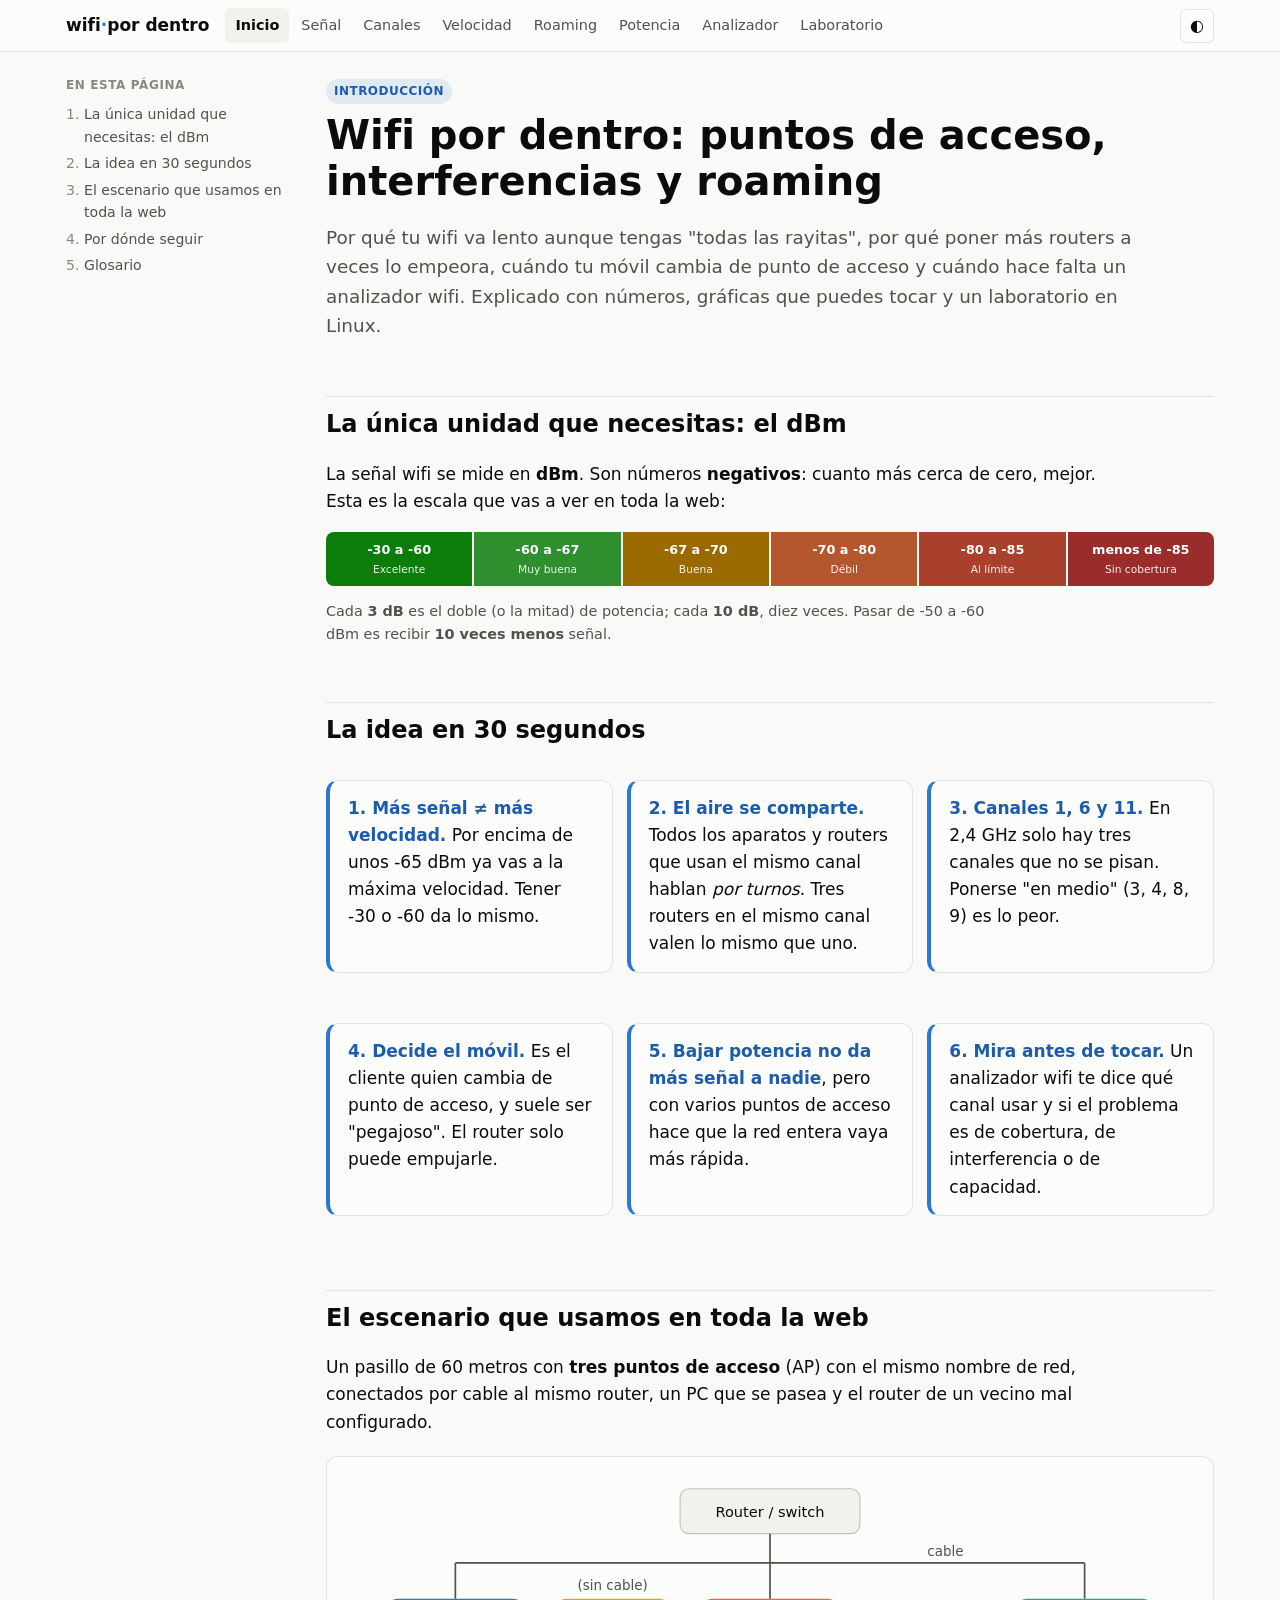
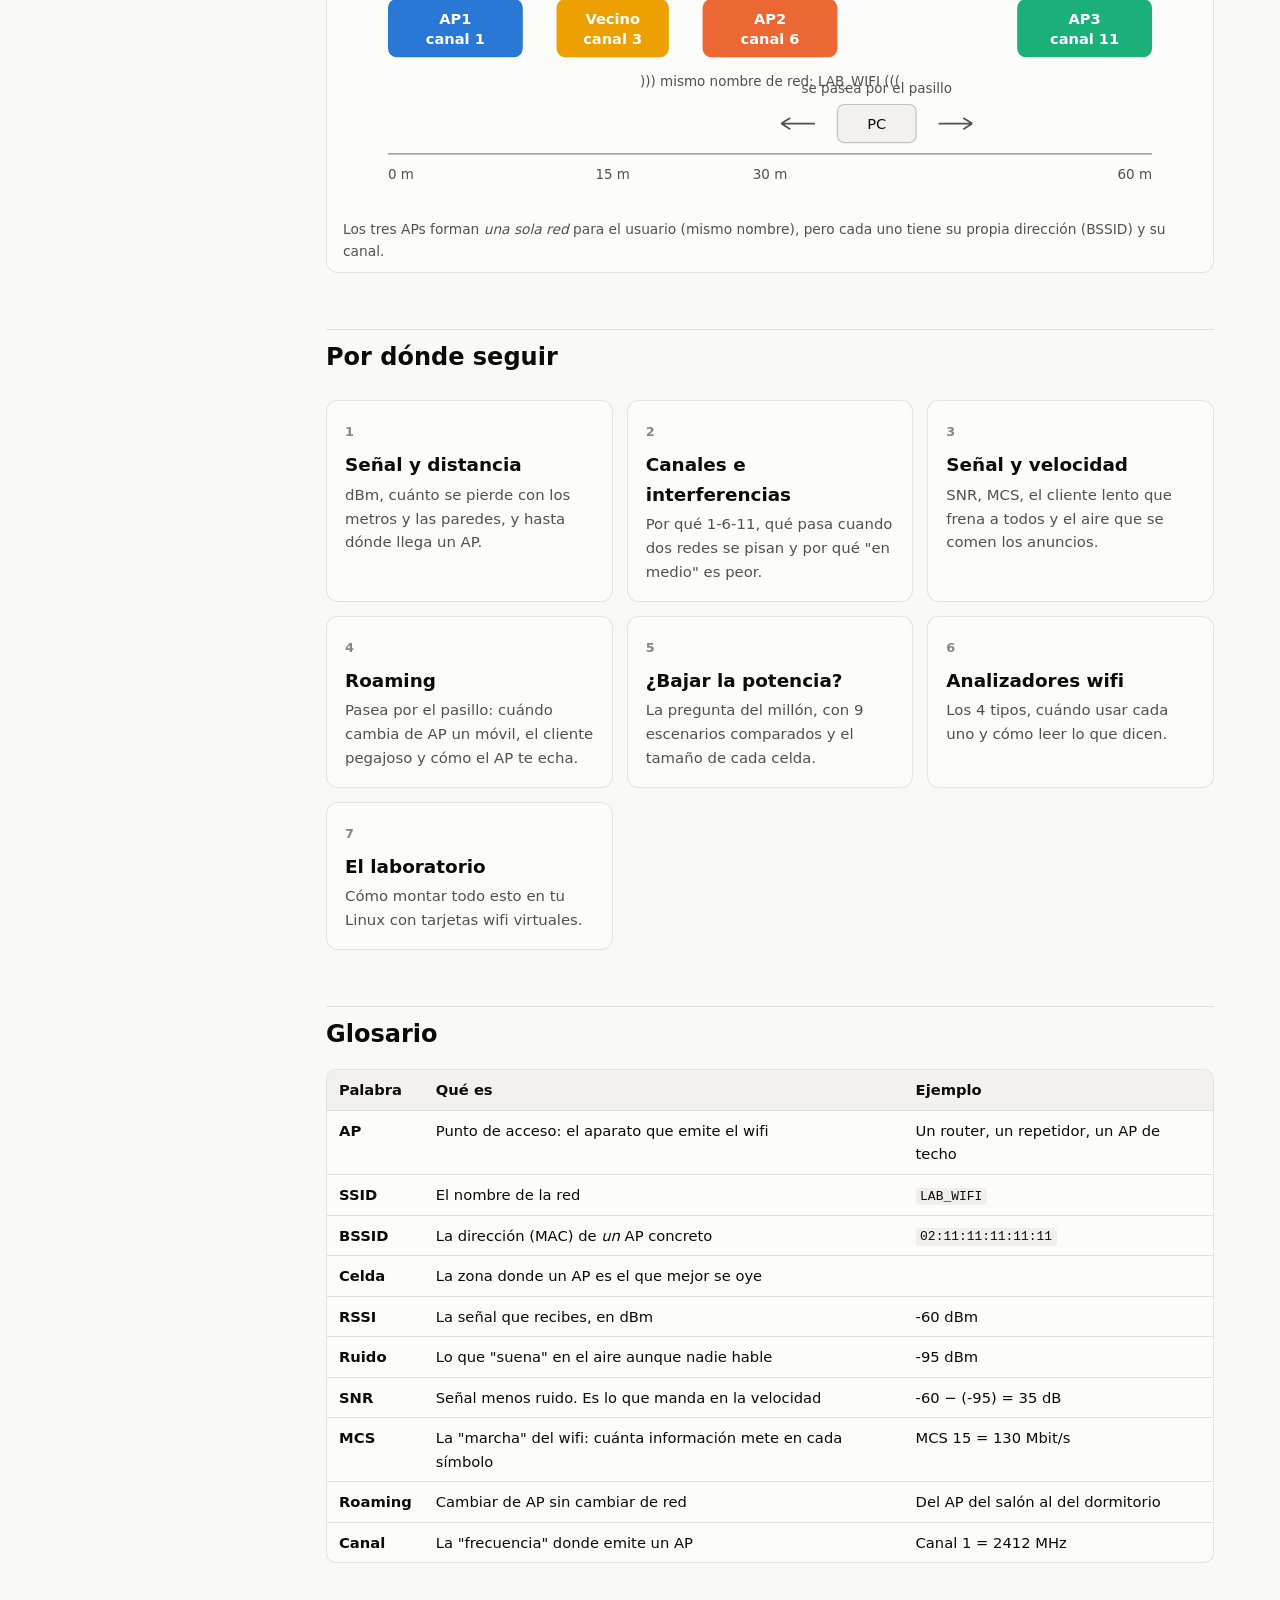
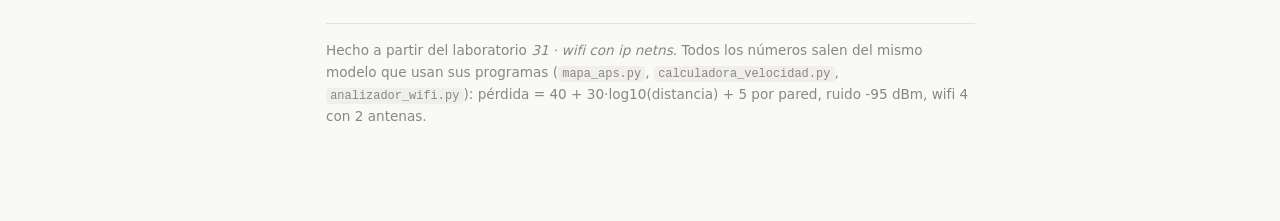
<file: index.html>
<!doctype html>
<html lang="es">
<head>
<meta charset="utf-8">
<meta name="viewport" content="width=device-width, initial-scale=1">
<title>Wifi por dentro</title>
<meta name="description" content="Aprende cómo funciona el wifi con varios puntos de acceso: señal, canales, interferencias, velocidad, roaming, potencia y analizadores wifi. Con gráficas interactivas y un laboratorio en Linux.">
<link rel="stylesheet" href="assets/style.css">
<script src="assets/app.js"></script>
</head>
<body>
<header class="topbar"><div class="topbar-inner">
  <a class="brand" href="index.html">wifi<span>·</span>por dentro</a>
  <nav class="topnav">
    <a href="index.html" class="active">Inicio</a>
    <a href="senal.html">Señal</a>
    <a href="canales.html">Canales</a>
    <a href="velocidad.html">Velocidad</a>
    <a href="roaming.html">Roaming</a>
    <a href="potencia.html">Potencia</a>
    <a href="analizador.html">Analizador</a>
    <a href="laboratorio.html">Laboratorio</a>
  </nav>
  <button id="theme-toggle" aria-label="Cambiar entre tema claro y oscuro">◐</button>
</div></header>

<div class="layout">
<aside class="toc"><h4>En esta página</h4><ol></ol></aside>
<main>
<span class="tag">Introducción</span>
<h1>Wifi por dentro: puntos de acceso, interferencias y roaming</h1>
<p class="lead">Por qué tu wifi va lento aunque tengas "todas las rayitas", por qué poner más routers a veces lo empeora, cuándo tu móvil cambia de punto de acceso y cuándo hace falta un analizador wifi. Explicado con números, gráficas que puedes tocar y un laboratorio en Linux.</p>

<h2 id="dbm">La única unidad que necesitas: el dBm</h2>
<p>La señal wifi se mide en <strong>dBm</strong>. Son números <strong>negativos</strong>: cuanto más cerca de cero, mejor. Esta es la escala que vas a ver en toda la web:</p>
<div class="dbm-scale" role="img" aria-label="Escala de calidad de señal en dBm">
  <div style="background:#0a7d0a">-30 a -60<small>Excelente</small></div>
  <div style="background:#2f8f2f">-60 a -67<small>Muy buena</small></div>
  <div style="background:#9a6a00">-67 a -70<small>Buena</small></div>
  <div style="background:#b4572f">-70 a -80<small>Débil</small></div>
  <div style="background:#a8402b">-80 a -85<small>Al límite</small></div>
  <div style="background:#9b2c2c">menos de -85<small>Sin cobertura</small></div>
</div>
<p style="color:var(--ink-2);font-size:.9rem">Cada <strong>3 dB</strong> es el doble (o la mitad) de potencia; cada <strong>10 dB</strong>, diez veces. Pasar de -50 a -60 dBm es recibir <strong>10 veces menos</strong> señal.</p>

<h2 id="idea">La idea en 30 segundos</h2>
<div class="two">
  <div class="box key"><strong>1. Más señal ≠ más velocidad.</strong> Por encima de unos -65 dBm ya vas a la máxima velocidad. Tener -30 o -60 da lo mismo.</div>
  <div class="box key"><strong>2. El aire se comparte.</strong> Todos los aparatos y routers que usan el mismo canal hablan <em>por turnos</em>. Tres routers en el mismo canal valen lo mismo que uno.</div>
  <div class="box key"><strong>3. Canales 1, 6 y 11.</strong> En 2,4 GHz solo hay tres canales que no se pisan. Ponerse "en medio" (3, 4, 8, 9) es lo peor.</div>
  <div class="box key"><strong>4. Decide el móvil.</strong> Es el cliente quien cambia de punto de acceso, y suele ser "pegajoso". El router solo puede empujarle.</div>
  <div class="box key"><strong>5. Bajar potencia no da más señal a nadie</strong>, pero con varios puntos de acceso hace que la red entera vaya más rápida.</div>
  <div class="box key"><strong>6. Mira antes de tocar.</strong> Un analizador wifi te dice qué canal usar y si el problema es de cobertura, de interferencia o de capacidad.</div>
</div>

<h2 id="escenario">El escenario que usamos en toda la web</h2>
<p>Un pasillo de 60 metros con <strong>tres puntos de acceso</strong> (AP) con el mismo nombre de red, conectados por cable al mismo router, un PC que se pasea y el router de un vecino mal configurado.</p>
<figure class="diagram">
<svg viewBox="0 0 760 300" role="img" aria-label="Pasillo de 60 metros con AP1 en el metro 0 canal 1, AP2 en el metro 30 canal 6, AP3 en el metro 60 canal 11, router del vecino en el metro 15 canal 3 y un PC que se mueve">
  <rect x="300" y="14" width="160" height="40" rx="8" class="b"/>
  <text x="380" y="39" text-anchor="middle">Router / switch</text>
  <path class="ln" d="M380 54 V80 M100 80 H660 M100 80 V112 M380 80 V112 M660 80 V112"/>
  <text x="520" y="74" class="m">cable</text>
  <rect x="40" y="112" width="120" height="52" rx="8" style="fill:var(--s1)"/>
  <text x="100" y="134" text-anchor="middle" class="w">AP1</text>
  <text x="100" y="152" text-anchor="middle" class="w">canal 1</text>
  <rect x="320" y="112" width="120" height="52" rx="8" style="fill:var(--s2)"/>
  <text x="380" y="134" text-anchor="middle" class="w">AP2</text>
  <text x="380" y="152" text-anchor="middle" class="w">canal 6</text>
  <rect x="600" y="112" width="120" height="52" rx="8" style="fill:var(--s3)"/>
  <text x="660" y="134" text-anchor="middle" class="w">AP3</text>
  <text x="660" y="152" text-anchor="middle" class="w">canal 11</text>
  <rect x="190" y="112" width="100" height="52" rx="8" style="fill:var(--s4)"/>
  <text x="240" y="134" text-anchor="middle" class="w">Vecino</text>
  <text x="240" y="152" text-anchor="middle" class="w">canal 3</text>
  <text x="240" y="104" text-anchor="middle" class="m">(sin cable)</text>
  <line x1="40" y1="250" x2="720" y2="250" class="ln-s"/>
  <text x="40" y="272" class="m">0 m</text><text x="240" y="272" text-anchor="middle" class="m">15 m</text>
  <text x="380" y="272" text-anchor="middle" class="m">30 m</text><text x="720" y="272" text-anchor="end" class="m">60 m</text>
  <rect x="440" y="206" width="70" height="34" rx="6" class="b"/>
  <text x="475" y="228" text-anchor="middle">PC</text>
  <path class="ln" d="M420 223 h-30 m0 0 l8 -5 m-8 5 l8 5 M530 223 h30 m0 0 l-8 -5 m8 5 l-8 5"/>
  <text x="475" y="196" text-anchor="middle" class="m">se pasea por el pasillo</text>
  <text x="380" y="190" text-anchor="middle" class="m">))) mismo nombre de red: LAB_WIFI (((</text>
</svg>
<figcaption>Los tres APs forman <em>una sola red</em> para el usuario (mismo nombre), pero cada uno tiene su propia dirección (BSSID) y su canal.</figcaption>
</figure>

<h2 id="secciones">Por dónde seguir</h2>
<div class="cards">
  <a class="card" href="senal.html"><span class="num">1</span><h3>Señal y distancia</h3><p>dBm, cuánto se pierde con los metros y las paredes, y hasta dónde llega un AP.</p></a>
  <a class="card" href="canales.html"><span class="num">2</span><h3>Canales e interferencias</h3><p>Por qué 1-6-11, qué pasa cuando dos redes se pisan y por qué "en medio" es peor.</p></a>
  <a class="card" href="velocidad.html"><span class="num">3</span><h3>Señal y velocidad</h3><p>SNR, MCS, el cliente lento que frena a todos y el aire que se comen los anuncios.</p></a>
  <a class="card" href="roaming.html"><span class="num">4</span><h3>Roaming</h3><p>Pasea por el pasillo: cuándo cambia de AP un móvil, el cliente pegajoso y cómo el AP te echa.</p></a>
  <a class="card" href="potencia.html"><span class="num">5</span><h3>¿Bajar la potencia?</h3><p>La pregunta del millón, con 9 escenarios comparados y el tamaño de cada celda.</p></a>
  <a class="card" href="analizador.html"><span class="num">6</span><h3>Analizadores wifi</h3><p>Los 4 tipos, cuándo usar cada uno y cómo leer lo que dicen.</p></a>
  <a class="card" href="laboratorio.html"><span class="num">7</span><h3>El laboratorio</h3><p>Cómo montar todo esto en tu Linux con tarjetas wifi virtuales.</p></a>
</div>

<h2 id="glosario">Glosario</h2>
<div class="table-wrap"><table>
<tr><th>Palabra</th><th>Qué es</th><th>Ejemplo</th></tr>
<tr><td><strong>AP</strong></td><td>Punto de acceso: el aparato que emite el wifi</td><td>Un router, un repetidor, un AP de techo</td></tr>
<tr><td><strong>SSID</strong></td><td>El nombre de la red</td><td><code>LAB_WIFI</code></td></tr>
<tr><td><strong>BSSID</strong></td><td>La dirección (MAC) de <em>un</em> AP concreto</td><td><code>02:11:11:11:11:11</code></td></tr>
<tr><td><strong>Celda</strong></td><td>La zona donde un AP es el que mejor se oye</td><td></td></tr>
<tr><td><strong>RSSI</strong></td><td>La señal que recibes, en dBm</td><td>-60 dBm</td></tr>
<tr><td><strong>Ruido</strong></td><td>Lo que "suena" en el aire aunque nadie hable</td><td>-95 dBm</td></tr>
<tr><td><strong>SNR</strong></td><td>Señal menos ruido. Es lo que manda en la velocidad</td><td>-60 − (-95) = 35 dB</td></tr>
<tr><td><strong>MCS</strong></td><td>La "marcha" del wifi: cuánta información mete en cada símbolo</td><td>MCS 15 = 130 Mbit/s</td></tr>
<tr><td><strong>Roaming</strong></td><td>Cambiar de AP sin cambiar de red</td><td>Del AP del salón al del dormitorio</td></tr>
<tr><td><strong>Canal</strong></td><td>La "frecuencia" donde emite un AP</td><td>Canal 1 = 2412 MHz</td></tr>
</table></div>

<p class="footer">Hecho a partir del laboratorio <em>31 · wifi con ip netns</em>. Todos los números salen del mismo modelo que usan sus programas (<code>mapa_aps.py</code>, <code>calculadora_velocidad.py</code>, <code>analizador_wifi.py</code>): pérdida = 40 + 30·log10(distancia) + 5 por pared, ruido -95 dBm, wifi 4 con 2 antenas.</p>
</main>
</div>
</body>
</html>
</file>
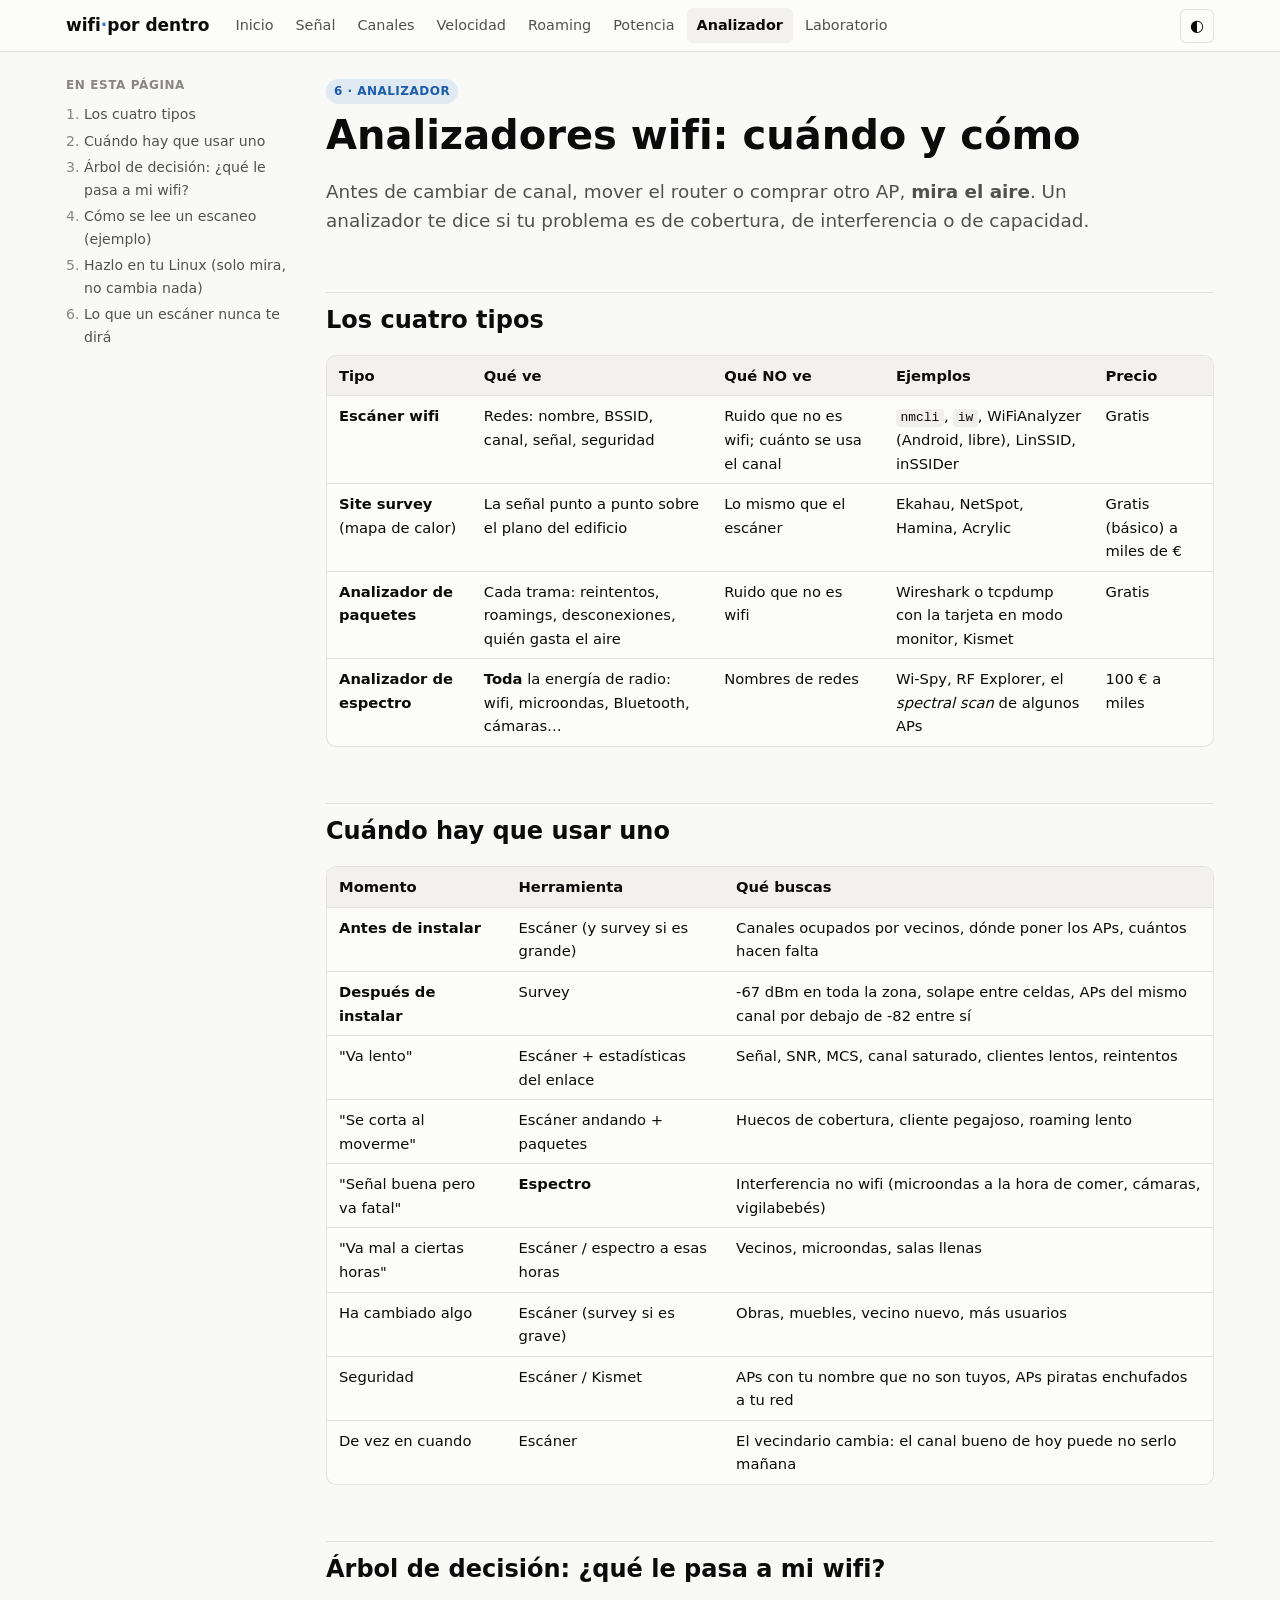
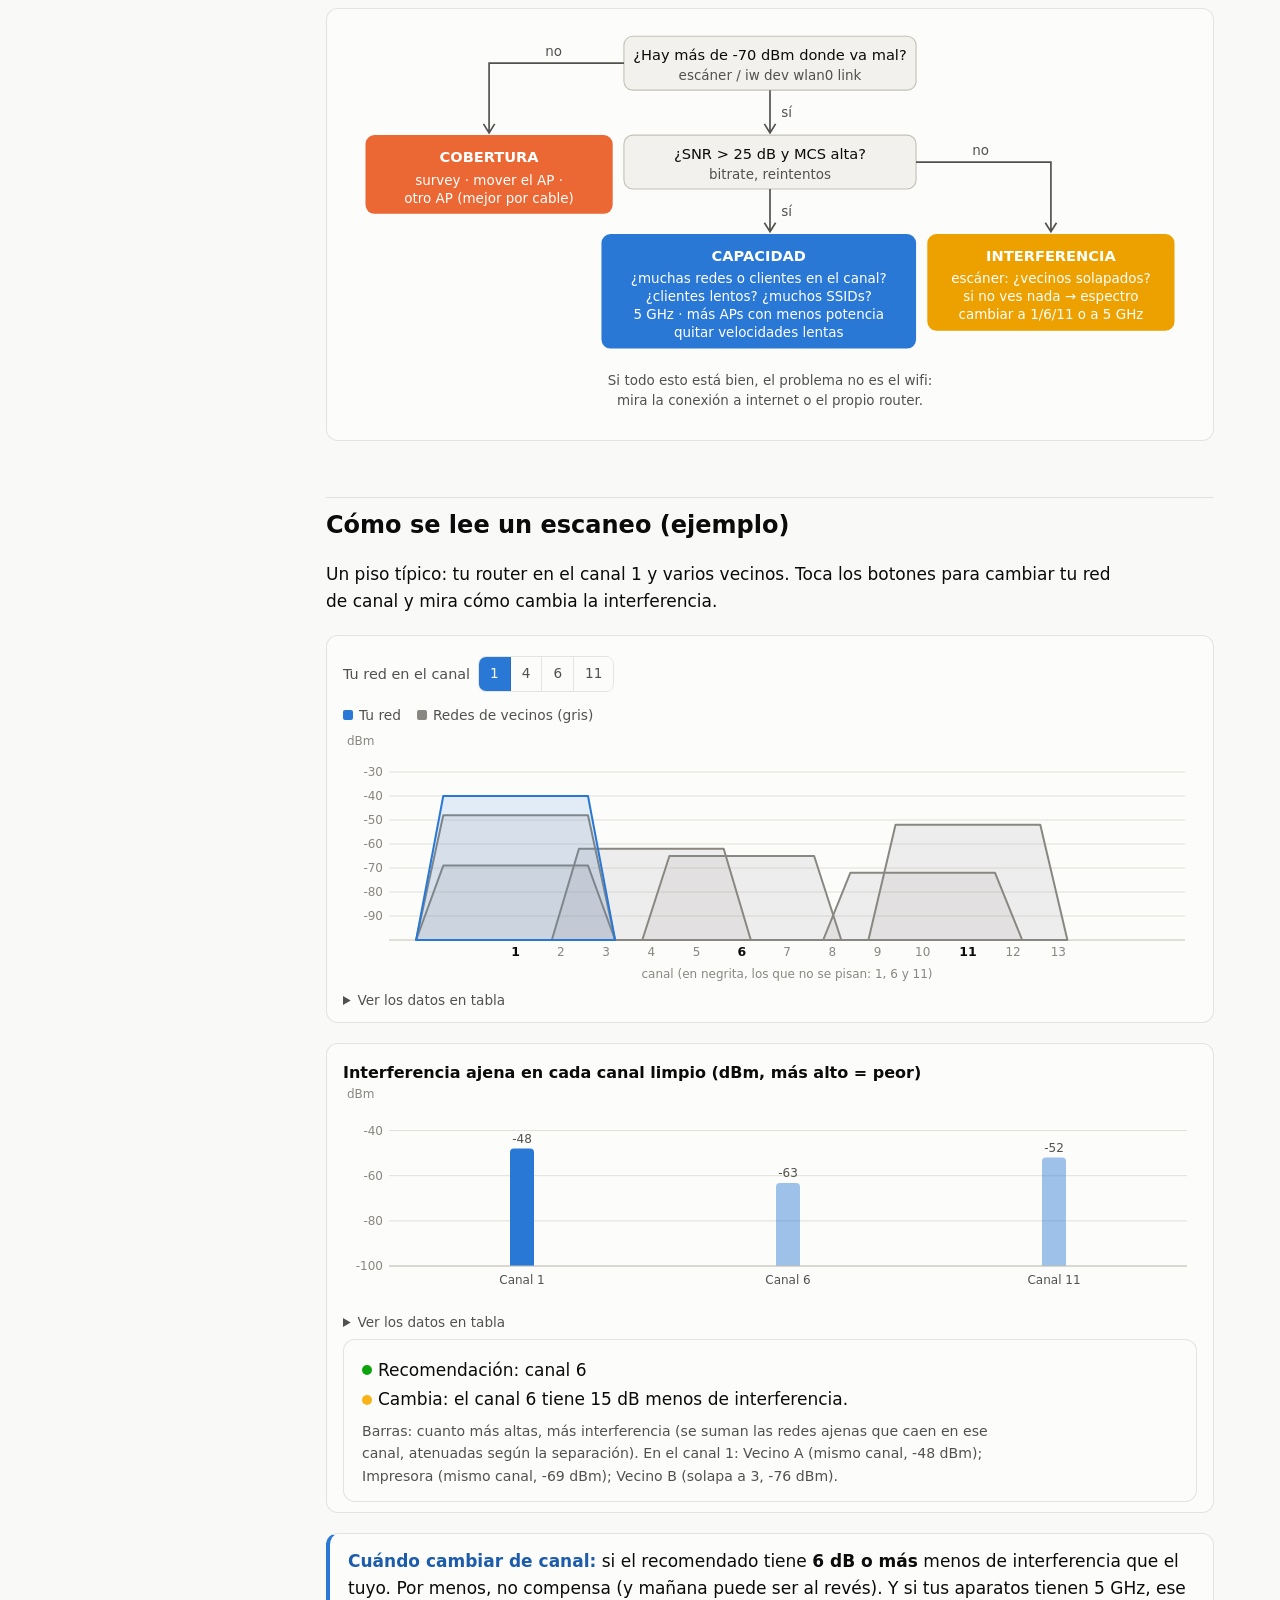
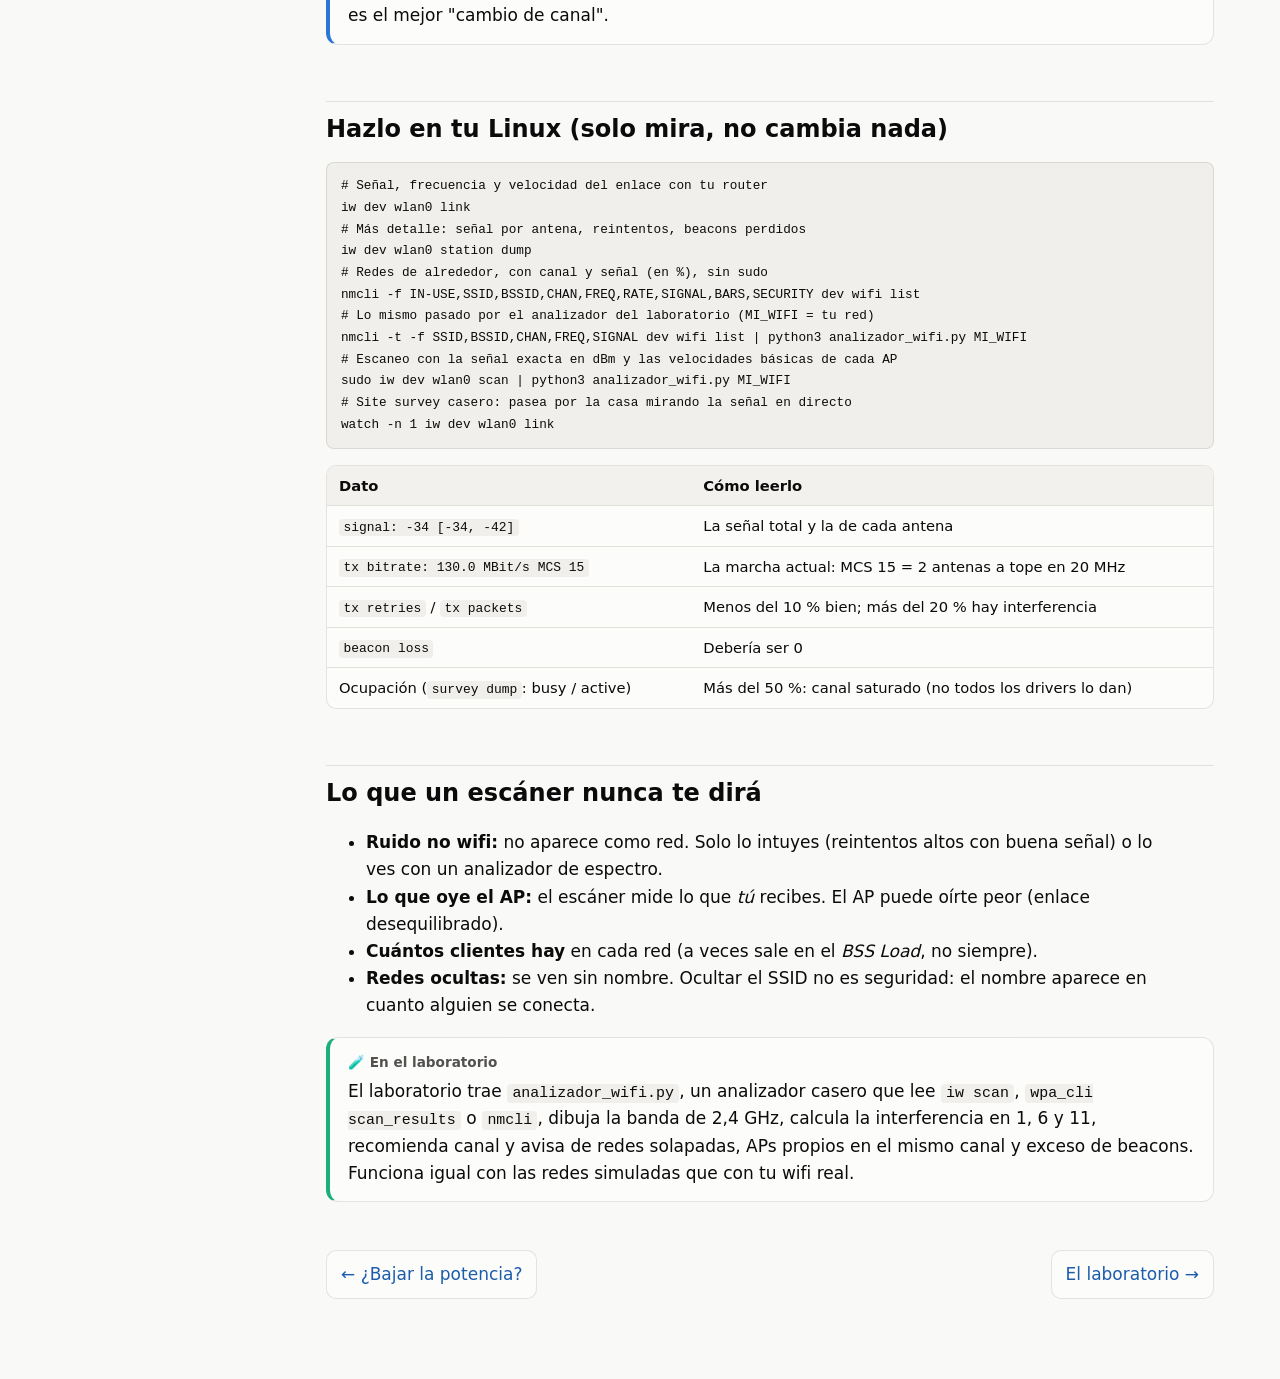
<file: analizador.html>
<!doctype html>
<html lang="es">
<head>
<meta charset="utf-8">
<meta name="viewport" content="width=device-width, initial-scale=1">
<title>Analizadores wifi</title>
<meta name="description" content="Los cuatro tipos de analizador wifi, cuándo hay que usar cada uno, cómo leer un escaneo y cómo elegir canal, con un ejemplo interactivo.">
<link rel="stylesheet" href="assets/style.css">
<script src="assets/app.js"></script>
</head>
<body>
<header class="topbar"><div class="topbar-inner">
  <a class="brand" href="index.html">wifi<span>·</span>por dentro</a>
  <nav class="topnav">
    <a href="index.html">Inicio</a>
    <a href="senal.html">Señal</a>
    <a href="canales.html">Canales</a>
    <a href="velocidad.html">Velocidad</a>
    <a href="roaming.html">Roaming</a>
    <a href="potencia.html">Potencia</a>
    <a href="analizador.html" class="active">Analizador</a>
    <a href="laboratorio.html">Laboratorio</a>
  </nav>
  <button id="theme-toggle" aria-label="Cambiar entre tema claro y oscuro">◐</button>
</div></header>

<div class="layout">
<aside class="toc"><h4>En esta página</h4><ol></ol></aside>
<main>
<span class="tag">6 · Analizador</span>
<h1>Analizadores wifi: cuándo y cómo</h1>
<p class="lead">Antes de cambiar de canal, mover el router o comprar otro AP, <strong>mira el aire</strong>. Un analizador te dice si tu problema es de cobertura, de interferencia o de capacidad.</p>

<h2 id="tipos">Los cuatro tipos</h2>
<div class="table-wrap"><table>
<tr><th>Tipo</th><th>Qué ve</th><th>Qué NO ve</th><th>Ejemplos</th><th>Precio</th></tr>
<tr><td><strong>Escáner wifi</strong></td><td>Redes: nombre, BSSID, canal, señal, seguridad</td><td>Ruido que no es wifi; cuánto se usa el canal</td><td><code>nmcli</code>, <code>iw</code>, WiFiAnalyzer (Android, libre), LinSSID, inSSIDer</td><td>Gratis</td></tr>
<tr><td><strong>Site survey</strong> (mapa de calor)</td><td>La señal punto a punto sobre el plano del edificio</td><td>Lo mismo que el escáner</td><td>Ekahau, NetSpot, Hamina, Acrylic</td><td>Gratis (básico) a miles de €</td></tr>
<tr><td><strong>Analizador de paquetes</strong></td><td>Cada trama: reintentos, roamings, desconexiones, quién gasta el aire</td><td>Ruido que no es wifi</td><td>Wireshark o tcpdump con la tarjeta en modo monitor, Kismet</td><td>Gratis</td></tr>
<tr><td><strong>Analizador de espectro</strong></td><td><strong>Toda</strong> la energía de radio: wifi, microondas, Bluetooth, cámaras…</td><td>Nombres de redes</td><td>Wi-Spy, RF Explorer, el <em>spectral scan</em> de algunos APs</td><td>100 € a miles</td></tr>
</table></div>

<h2 id="cuando">Cuándo hay que usar uno</h2>
<div class="table-wrap"><table>
<tr><th>Momento</th><th>Herramienta</th><th>Qué buscas</th></tr>
<tr><td><strong>Antes de instalar</strong></td><td>Escáner (y survey si es grande)</td><td>Canales ocupados por vecinos, dónde poner los APs, cuántos hacen falta</td></tr>
<tr><td><strong>Después de instalar</strong></td><td>Survey</td><td>-67 dBm en toda la zona, solape entre celdas, APs del mismo canal por debajo de -82 entre sí</td></tr>
<tr><td>"Va lento"</td><td>Escáner + estadísticas del enlace</td><td>Señal, SNR, MCS, canal saturado, clientes lentos, reintentos</td></tr>
<tr><td>"Se corta al moverme"</td><td>Escáner andando + paquetes</td><td>Huecos de cobertura, cliente pegajoso, roaming lento</td></tr>
<tr><td>"Señal buena pero va fatal"</td><td><strong>Espectro</strong></td><td>Interferencia no wifi (microondas a la hora de comer, cámaras, vigilabebés)</td></tr>
<tr><td>"Va mal a ciertas horas"</td><td>Escáner / espectro a esas horas</td><td>Vecinos, microondas, salas llenas</td></tr>
<tr><td>Ha cambiado algo</td><td>Escáner (survey si es grave)</td><td>Obras, muebles, vecino nuevo, más usuarios</td></tr>
<tr><td>Seguridad</td><td>Escáner / Kismet</td><td>APs con tu nombre que no son tuyos, APs piratas enchufados a tu red</td></tr>
<tr><td>De vez en cuando</td><td>Escáner</td><td>El vecindario cambia: el canal bueno de hoy puede no serlo mañana</td></tr>
</table></div>

<h2 id="arbol">Árbol de decisión: ¿qué le pasa a mi wifi?</h2>
<figure class="diagram">
<svg viewBox="0 0 760 360" role="img" aria-label="Árbol de decisión: si no hay señal es problema de cobertura; si hay señal pero SNR bajo es interferencia; si el SNR es bueno es capacidad">
  <rect x="250" y="10" width="260" height="48" rx="8" class="b"/>
  <text x="380" y="31" text-anchor="middle">¿Hay más de -70 dBm donde va mal?</text>
  <text x="380" y="49" text-anchor="middle" class="m">escáner / iw dev wlan0 link</text>
  <path class="ln" d="M250 34 H130 V96 M125 88 l5 8 l5 -8"/><text x="180" y="28" class="m">no</text>
  <rect x="20" y="98" width="220" height="70" rx="8" style="fill:var(--s2)"/>
  <text x="130" y="122" text-anchor="middle" class="w">COBERTURA</text>
  <text x="130" y="142" text-anchor="middle" class="w" style="font-weight:400;font-size:12px">survey · mover el AP ·</text>
  <text x="130" y="158" text-anchor="middle" class="w" style="font-weight:400;font-size:12px">otro AP (mejor por cable)</text>
  <path class="ln" d="M380 58 V96 M375 88 l5 8 l5 -8"/><text x="390" y="82" class="m">sí</text>
  <rect x="250" y="98" width="260" height="48" rx="8" class="b"/>
  <text x="380" y="119" text-anchor="middle">¿SNR &gt; 25 dB y MCS alta?</text>
  <text x="380" y="137" text-anchor="middle" class="m">bitrate, reintentos</text>
  <path class="ln" d="M510 122 H630 V184 M625 176 l5 8 l5 -8"/><text x="560" y="116" class="m">no</text>
  <rect x="520" y="186" width="220" height="86" rx="8" style="fill:var(--s4)"/>
  <text x="630" y="210" text-anchor="middle" class="w">INTERFERENCIA</text>
  <text x="630" y="230" text-anchor="middle" class="w" style="font-weight:400;font-size:12px">escáner: ¿vecinos solapados?</text>
  <text x="630" y="246" text-anchor="middle" class="w" style="font-weight:400;font-size:12px">si no ves nada → espectro</text>
  <text x="630" y="262" text-anchor="middle" class="w" style="font-weight:400;font-size:12px">cambiar a 1/6/11 o a 5 GHz</text>
  <path class="ln" d="M380 146 V184 M375 176 l5 8 l5 -8"/><text x="390" y="170" class="m">sí</text>
  <rect x="230" y="186" width="280" height="102" rx="8" style="fill:var(--s1)"/>
  <text x="370" y="210" text-anchor="middle" class="w">CAPACIDAD</text>
  <text x="370" y="230" text-anchor="middle" class="w" style="font-weight:400;font-size:12px">¿muchas redes o clientes en el canal?</text>
  <text x="370" y="246" text-anchor="middle" class="w" style="font-weight:400;font-size:12px">¿clientes lentos? ¿muchos SSIDs?</text>
  <text x="370" y="262" text-anchor="middle" class="w" style="font-weight:400;font-size:12px">5 GHz · más APs con menos potencia</text>
  <text x="370" y="278" text-anchor="middle" class="w" style="font-weight:400;font-size:12px">quitar velocidades lentas</text>
  <text x="380" y="320" text-anchor="middle" class="m">Si todo esto está bien, el problema no es el wifi:</text>
  <text x="380" y="338" text-anchor="middle" class="m">mira la conexión a internet o el propio router.</text>
</svg>
</figure>

<h2 id="leer">Cómo se lee un escaneo (ejemplo)</h2>
<p>Un piso típico: tu router en el canal 1 y varios vecinos. Toca los botones para cambiar tu red de canal y mira cómo cambia la interferencia.</p>
<figure class="chart">
  <div class="controls">
    <label>Tu red en el canal <span class="seg" id="tu-canal">
      <button data-c="1" class="on">1</button><button data-c="4">4</button><button data-c="6">6</button><button data-c="11">11</button>
    </span></label>
  </div>
  <div id="g-escaneo"></div>
</figure>
<figure class="chart">
  <p class="ch-title">Interferencia ajena en cada canal limpio (dBm, más alto = peor)</p>
  <div id="g-interf"></div>
  <div class="box" id="recom" style="margin:6px 0 0"></div>
</figure>
<div class="box key"><strong>Cuándo cambiar de canal:</strong> si el recomendado tiene <strong>6 dB o más</strong> menos de interferencia que el tuyo. Por menos, no compensa (y mañana puede ser al revés). Y si tus aparatos tienen 5 GHz, ese es el mejor "cambio de canal".</div>

<h2 id="linux">Hazlo en tu Linux (solo mira, no cambia nada)</h2>
<pre><code># Señal, frecuencia y velocidad del enlace con tu router
iw dev wlan0 link
# Más detalle: señal por antena, reintentos, beacons perdidos
iw dev wlan0 station dump
# Redes de alrededor, con canal y señal (en %), sin sudo
nmcli -f IN-USE,SSID,BSSID,CHAN,FREQ,RATE,SIGNAL,BARS,SECURITY dev wifi list
# Lo mismo pasado por el analizador del laboratorio (MI_WIFI = tu red)
nmcli -t -f SSID,BSSID,CHAN,FREQ,SIGNAL dev wifi list | python3 analizador_wifi.py MI_WIFI
# Escaneo con la señal exacta en dBm y las velocidades básicas de cada AP
sudo iw dev wlan0 scan | python3 analizador_wifi.py MI_WIFI
# Site survey casero: pasea por la casa mirando la señal en directo
watch -n 1 iw dev wlan0 link</code></pre>
<div class="table-wrap"><table>
<tr><th>Dato</th><th>Cómo leerlo</th></tr>
<tr><td><code>signal: -34 [-34, -42]</code></td><td>La señal total y la de cada antena</td></tr>
<tr><td><code>tx bitrate: 130.0 MBit/s MCS 15</code></td><td>La marcha actual: MCS 15 = 2 antenas a tope en 20 MHz</td></tr>
<tr><td><code>tx retries</code> / <code>tx packets</code></td><td>Menos del 10 % bien; más del 20 % hay interferencia</td></tr>
<tr><td><code>beacon loss</code></td><td>Debería ser 0</td></tr>
<tr><td>Ocupación (<code>survey dump</code>: busy / active)</td><td>Más del 50 %: canal saturado (no todos los drivers lo dan)</td></tr>
</table></div>

<h2 id="nove">Lo que un escáner nunca te dirá</h2>
<ul>
  <li><strong>Ruido no wifi:</strong> no aparece como red. Solo lo intuyes (reintentos altos con buena señal) o lo ves con un analizador de espectro.</li>
  <li><strong>Lo que oye el AP:</strong> el escáner mide lo que <em>tú</em> recibes. El AP puede oírte peor (enlace desequilibrado).</li>
  <li><strong>Cuántos clientes hay</strong> en cada red (a veces sale en el <em>BSS Load</em>, no siempre).</li>
  <li><strong>Redes ocultas:</strong> se ven sin nombre. Ocultar el SSID no es seguridad: el nombre aparece en cuanto alguien se conecta.</li>
</ul>

<div class="box lab">El laboratorio trae <code>analizador_wifi.py</code>, un analizador casero que lee <code>iw scan</code>, <code>wpa_cli scan_results</code> o <code>nmcli</code>, dibuja la banda de 2,4 GHz, calcula la interferencia en 1, 6 y 11, recomienda canal y avisa de redes solapadas, APs propios en el mismo canal y exceso de beacons. Funciona igual con las redes simuladas que con tu wifi real.</div>

<div class="next"><a href="potencia.html">← ¿Bajar la potencia?</a><a href="laboratorio.html">El laboratorio →</a></div>
</main>
</div>

<script>
// Escaneo de ejemplo (datos inventados, típicos de un piso)
const VECINOS = [
  { nombre: "Vecino A", canal: 1, senal: -48 },
  { nombre: "Impresora", canal: 1, senal: -69 },
  { nombre: "Vecino B", canal: 4, senal: -62 },
  { nombre: "Vecino C", canal: 6, senal: -65 },
  { nombre: "Vecino D", canal: 10, senal: -72 },
  { nombre: "Vecino E", canal: 11, senal: -52 },
];
let tuCanal = 1;
function pintarEscaneo() {
  const redes = [{ nombre: "Tu red", canal: tuCanal, senal: -40, color: color(1), mia: true }]
    .concat(VECINOS.map((v) => Object.assign({ color: "var(--muted)", mia: false }, v)));
  graficaEspectro(document.getElementById("g-escaneo"), redes, { height: 250 });
  // leyenda reducida: tu red frente a vecinos
  const leg = document.querySelector("#g-escaneo .legend");
  if (leg) {
    leg.replaceChildren();
    [["Tu red", color(1)], ["Redes de vecinos (gris)", "var(--muted)"]].forEach(([n, c]) => {
      const sp = htmlEl("span", {}, leg); const i = htmlEl("i", { class: "k-rect" }, sp); i.style.background = c; sp.appendChild(document.createTextNode(n));
    });
  }
  const limpios = [1, 6, 11];
  const vals = limpios.map((c) => interferenciaEn(c, redes));
  graficaBarras(document.getElementById("g-interf"), {
    aria: "Interferencia ajena en los canales 1, 6 y 11",
    categorias: limpios.map((c) => "Canal " + c),
    series: [{ name: "Interferencia", color: color(1), values: vals.map((v) => (v.dbm === null ? 0 : v.dbm + 100)) }],
    y: { label: "dBm", fmt: (v) => fmt0(v - 100), max: 70 }, xLabel: "Canal",
    etiquetas: true, height: 220, resaltar: limpios.indexOf(tuCanal) >= 0 ? limpios.indexOf(tuCanal) : undefined,
  });
  const mejor = limpios[vals.reduce((m, v, i) => (v.dbm < vals[m].dbm ? i : m), 0)];
  const actual = interferenciaEn(tuCanal, redes);
  const r = document.getElementById("recom");
  r.replaceChildren();
  const p1 = htmlEl("p", { style: "margin:2px 0" }, r);
  htmlEl("span", { class: "st st-good" }, p1, "Recomendación: canal " + mejor);
  const p2 = htmlEl("p", { style: "margin:2px 0" }, r);
  if (![1, 6, 11].includes(tuCanal)) {
    htmlEl("span", { class: "st st-none" }, p2, "Tu red está en el canal " + tuCanal + ": se pisa con dos canales limpios a la vez. Es lo peor.");
  } else {
    const dif = actual.dbm - vals[limpios.indexOf(mejor)].dbm;
    htmlEl("span", { class: "st " + (dif >= 6 ? "st-ok" : "st-good") }, p2,
      tuCanal === mejor ? "Ya estás en el mejor canal." : dif >= 6 ? `Cambia: el canal ${mejor} tiene ${fmt0(dif)} dB menos de interferencia.` : `No compensa cambiar: solo ${fmt0(dif)} dB de diferencia.`);
  }
  const p3 = htmlEl("p", { style: "margin:6px 0 0;color:var(--ink-2);font-size:.88rem" }, r);
  p3.textContent = "Barras: cuanto más altas, más interferencia (se suman las redes ajenas que caen en ese canal, atenuadas según la separación). En el canal " + tuCanal + ": " +
    actual.detalle.map((d) => `${d.nombre} (${d.tipo}, ${fmt0(d.ef)} dBm)`).join("; ") + ".";
}
document.querySelectorAll("#tu-canal button").forEach((b) => b.addEventListener("click", () => {
  tuCanal = +b.dataset.c;
  document.querySelectorAll("#tu-canal button").forEach((x) => x.classList.toggle("on", x === b));
  pintarEscaneo();
}));
registrar(pintarEscaneo);
</script>
</body>
</html>
</file>
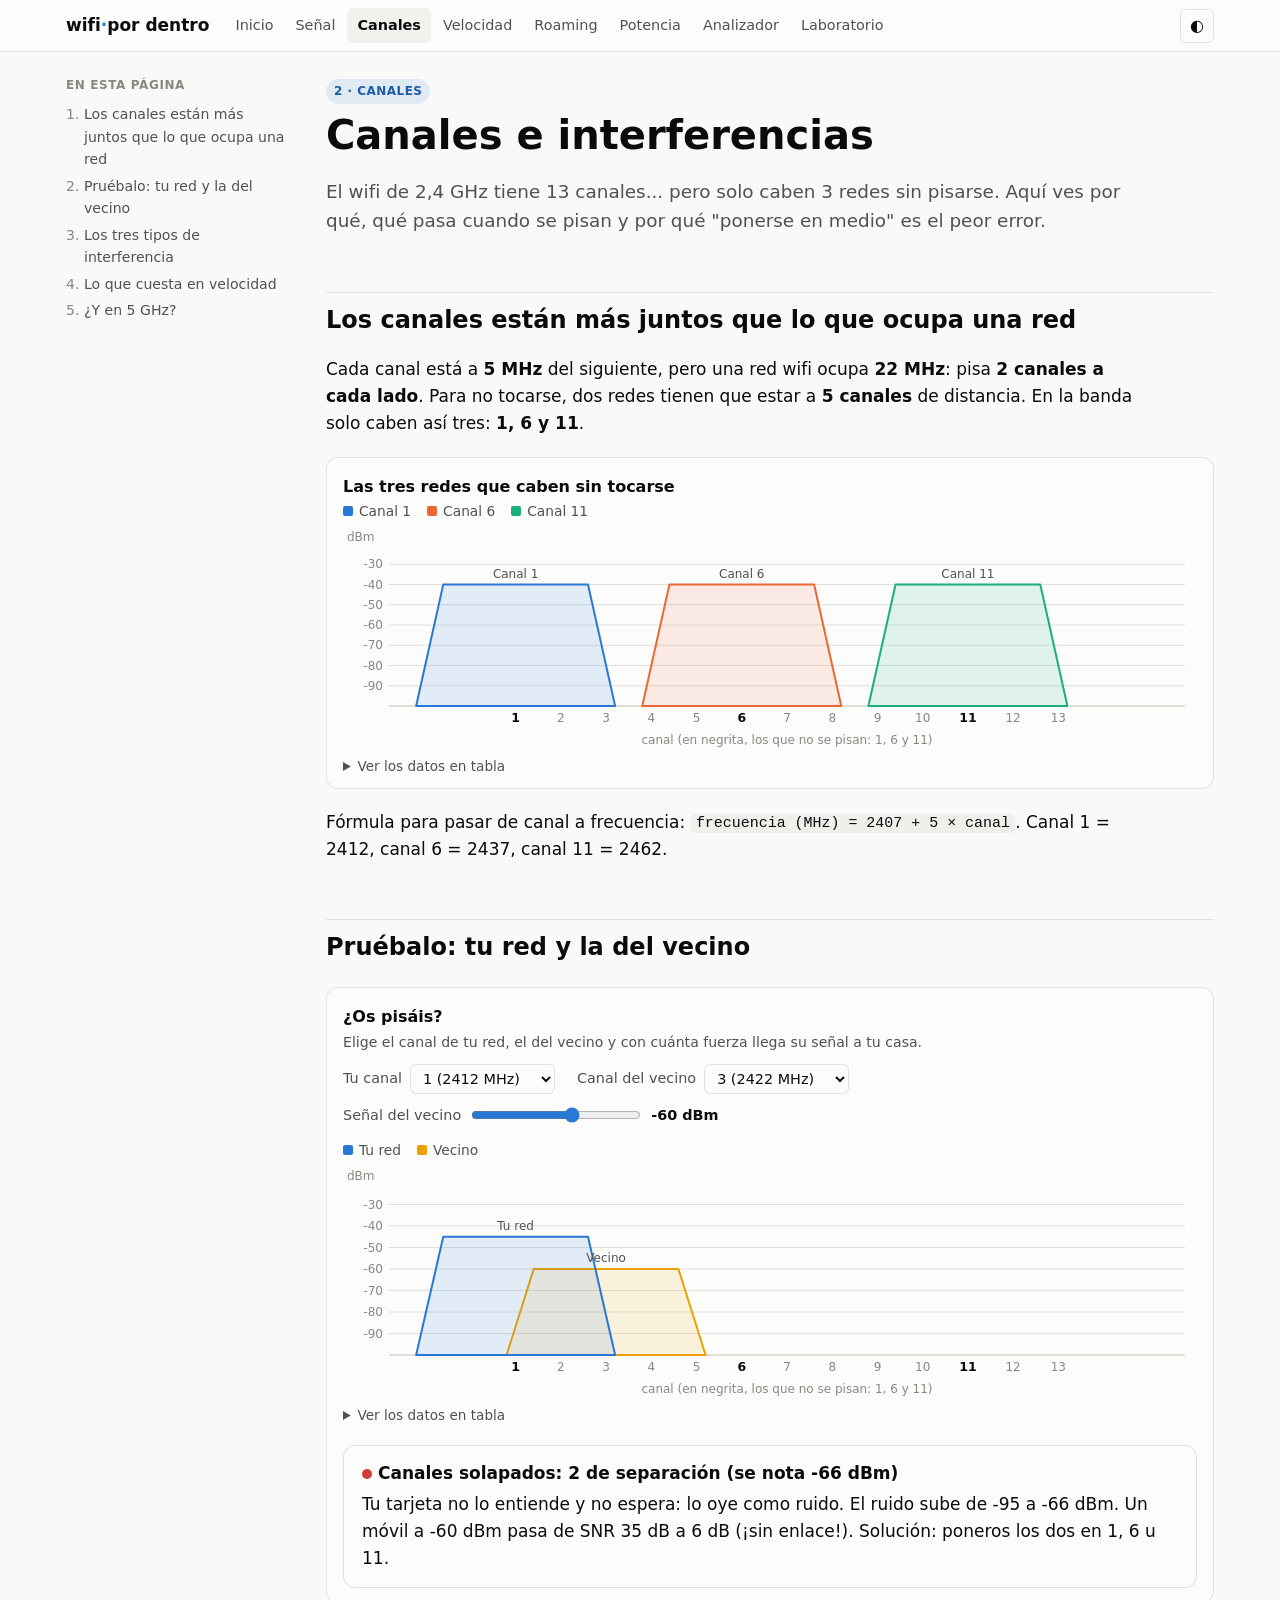
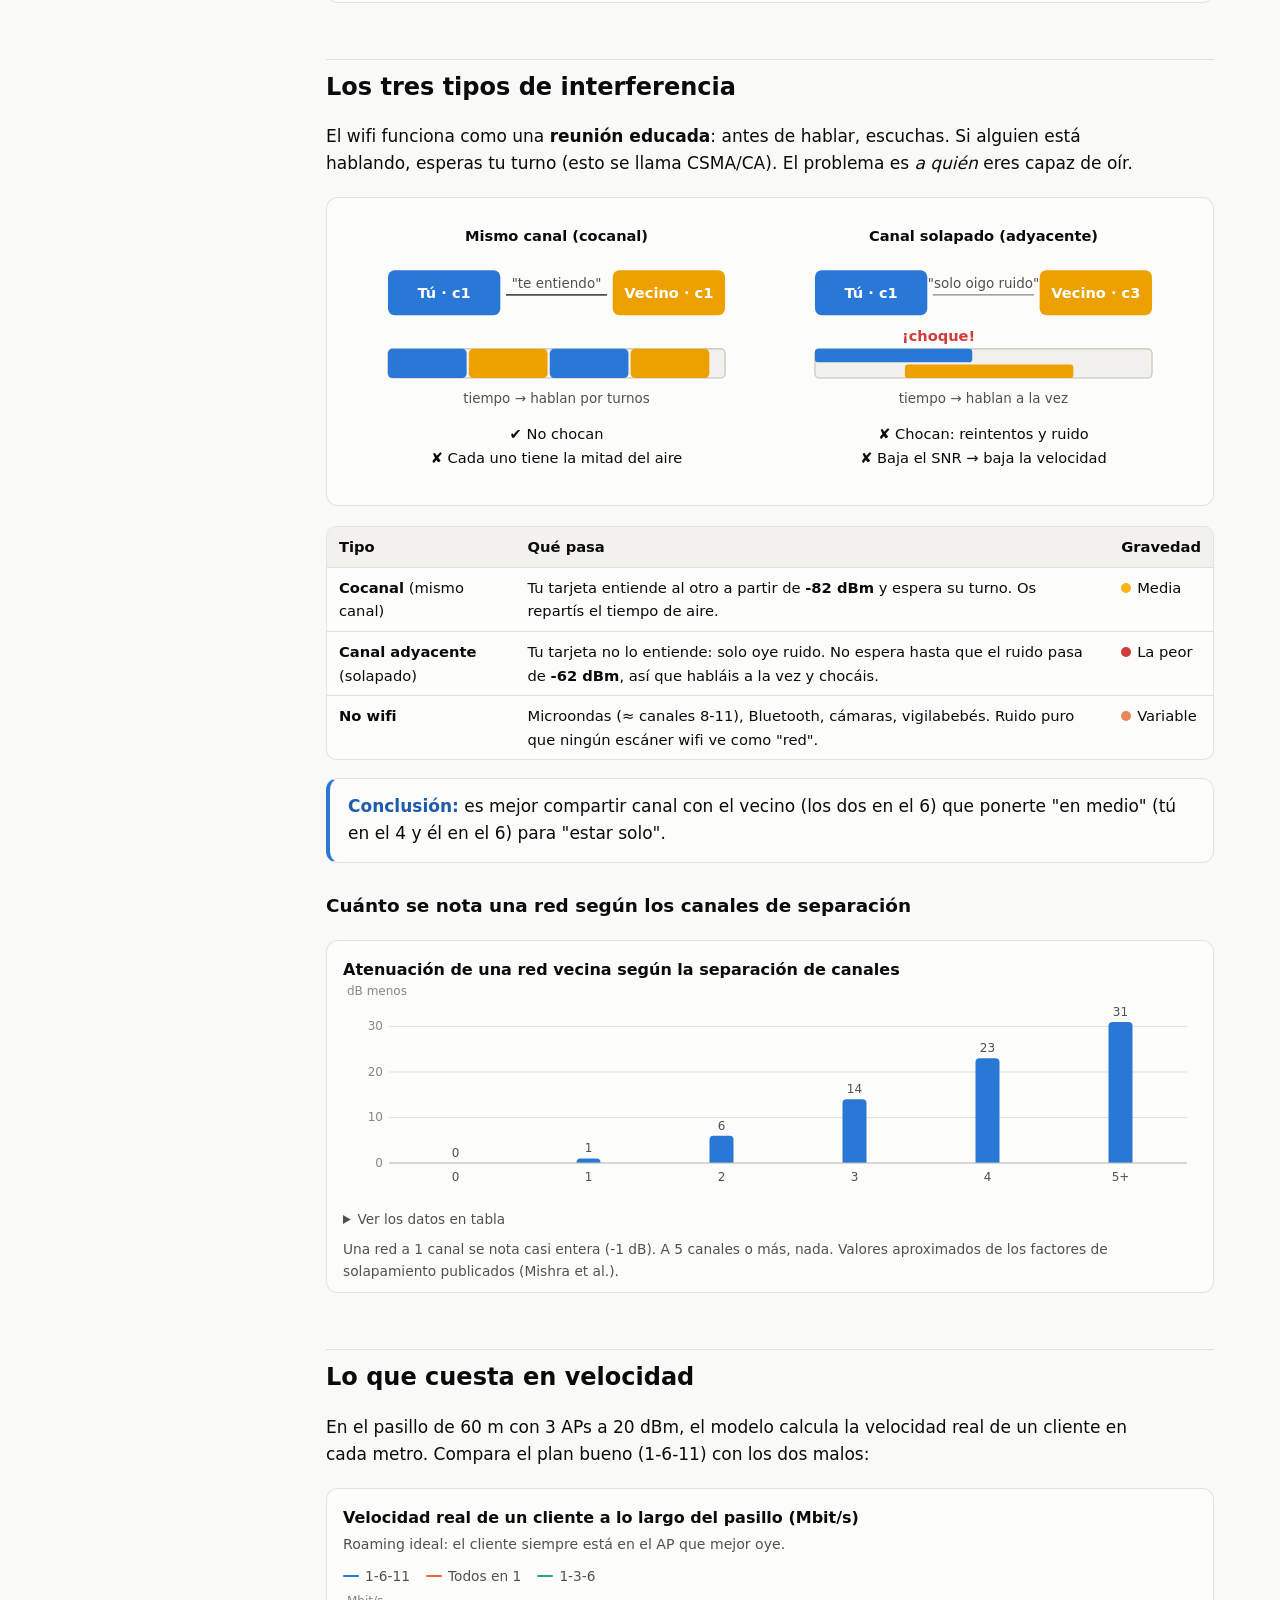
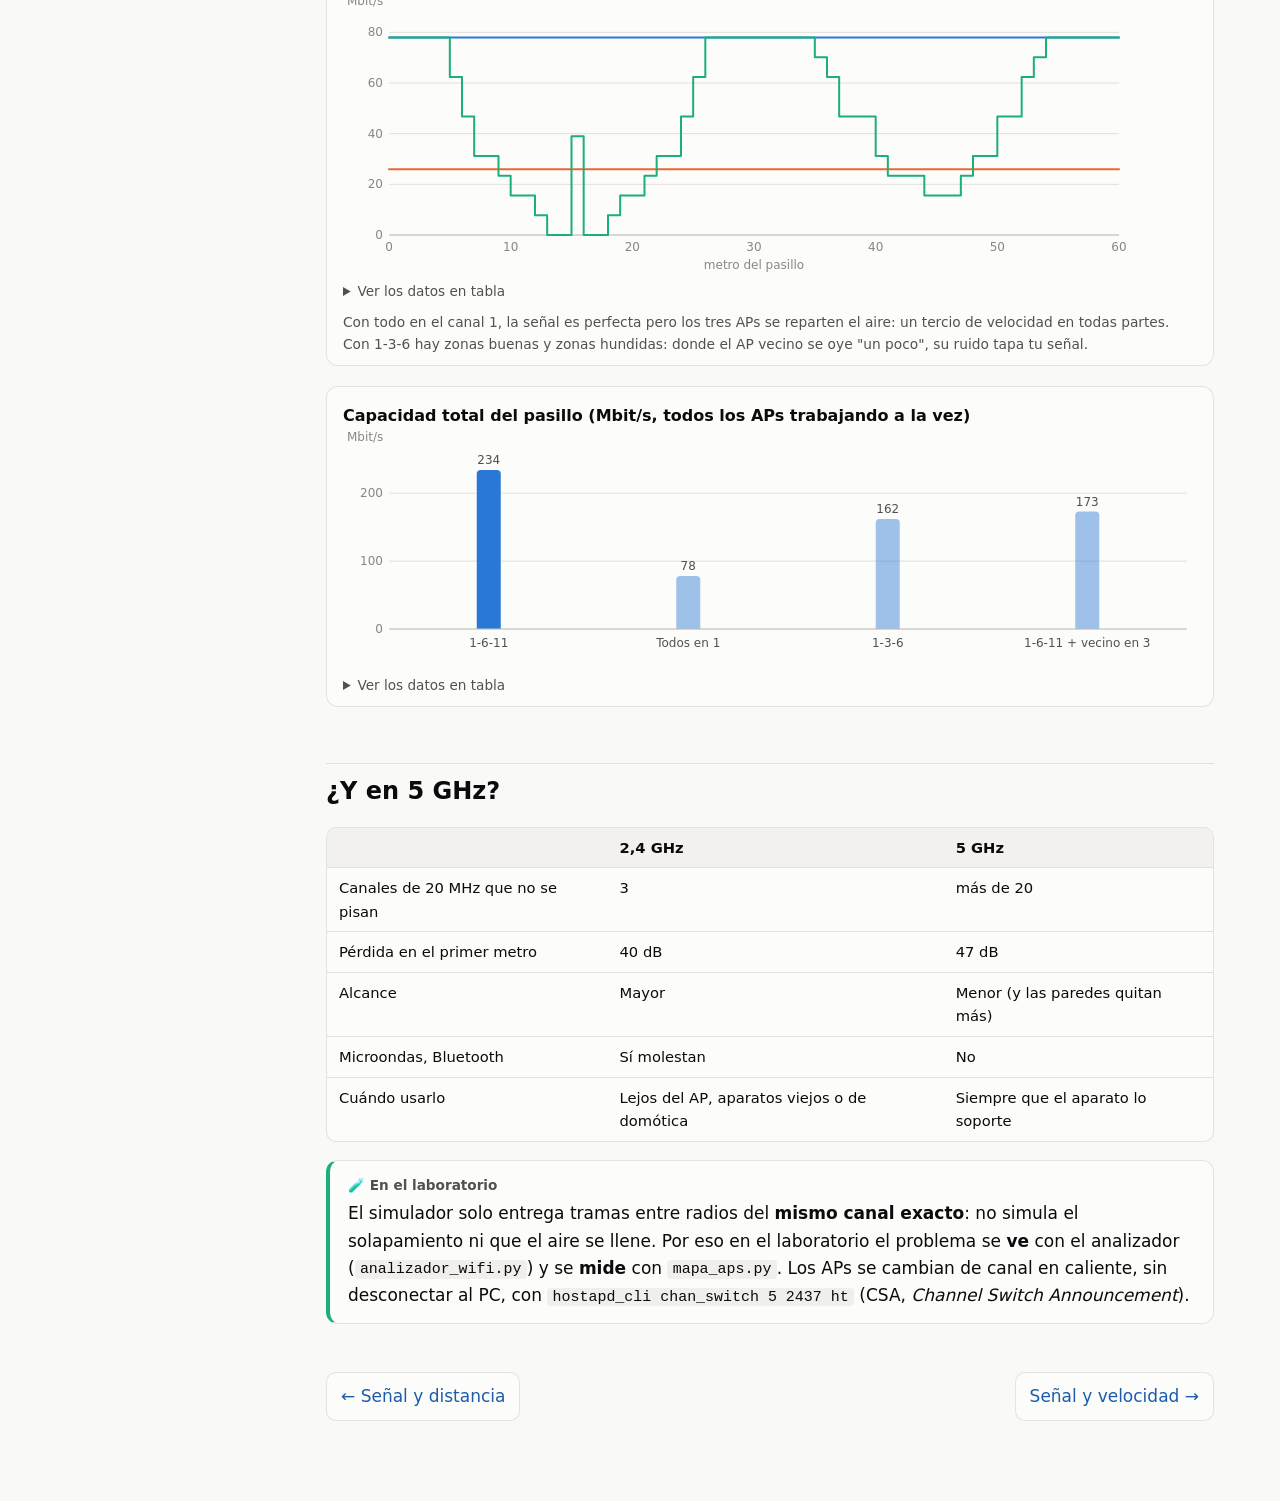
<file: canales.html>
<!doctype html>
<html lang="es">
<head>
<meta charset="utf-8">
<meta name="viewport" content="width=device-width, initial-scale=1">
<title>Canales e interferencias</title>
<meta name="description" content="Por qué en wifi de 2,4 GHz se usan los canales 1, 6 y 11, la diferencia entre interferencia cocanal y de canal adyacente, y cuánta velocidad cuesta cada una.">
<link rel="stylesheet" href="assets/style.css">
<script src="assets/app.js"></script>
</head>
<body>
<header class="topbar"><div class="topbar-inner">
  <a class="brand" href="index.html">wifi<span>·</span>por dentro</a>
  <nav class="topnav">
    <a href="index.html">Inicio</a>
    <a href="senal.html">Señal</a>
    <a href="canales.html" class="active">Canales</a>
    <a href="velocidad.html">Velocidad</a>
    <a href="roaming.html">Roaming</a>
    <a href="potencia.html">Potencia</a>
    <a href="analizador.html">Analizador</a>
    <a href="laboratorio.html">Laboratorio</a>
  </nav>
  <button id="theme-toggle" aria-label="Cambiar entre tema claro y oscuro">◐</button>
</div></header>

<div class="layout">
<aside class="toc"><h4>En esta página</h4><ol></ol></aside>
<main>
<span class="tag">2 · Canales</span>
<h1>Canales e interferencias</h1>
<p class="lead">El wifi de 2,4 GHz tiene 13 canales... pero solo caben 3 redes sin pisarse. Aquí ves por qué, qué pasa cuando se pisan y por qué "ponerse en medio" es el peor error.</p>

<h2 id="anchura">Los canales están más juntos que lo que ocupa una red</h2>
<p>Cada canal está a <strong>5 MHz</strong> del siguiente, pero una red wifi ocupa <strong>22 MHz</strong>: pisa <strong>2 canales a cada lado</strong>. Para no tocarse, dos redes tienen que estar a <strong>5 canales</strong> de distancia. En la banda solo caben así tres: <strong>1, 6 y 11</strong>.</p>
<figure class="chart">
  <p class="ch-title">Las tres redes que caben sin tocarse</p>
  <div id="g-limpios"></div>
</figure>
<p>Fórmula para pasar de canal a frecuencia: <code>frecuencia (MHz) = 2407 + 5 × canal</code>. Canal 1 = 2412, canal 6 = 2437, canal 11 = 2462.</p>

<h2 id="pruebalo">Pruébalo: tu red y la del vecino</h2>
<figure class="chart">
  <p class="ch-title">¿Os pisáis?</p>
  <p class="ch-sub">Elige el canal de tu red, el del vecino y con cuánta fuerza llega su señal a tu casa.</p>
  <div class="controls">
    <label>Tu canal <select id="c-tu"></select></label>
    <label>Canal del vecino <select id="c-vec"></select></label>
    <label>Señal del vecino <input type="range" id="s-vec" min="-90" max="-40" value="-60"> <output id="s-vec-o"></output></label>
  </div>
  <div id="g-prueba"></div>
  <div class="box" id="veredicto" style="margin-bottom:4px"></div>
</figure>

<h2 id="tipos">Los tres tipos de interferencia</h2>
<p>El wifi funciona como una <strong>reunión educada</strong>: antes de hablar, escuchas. Si alguien está hablando, esperas tu turno (esto se llama CSMA/CA). El problema es <em>a quién</em> eres capaz de oír.</p>
<figure class="diagram">
<svg viewBox="0 0 760 250" role="img" aria-label="Comparación de interferencia cocanal, que provoca turnos, e interferencia de canal adyacente, que provoca choques">
  <text x="190" y="24" text-anchor="middle" style="font-weight:700">Mismo canal (cocanal)</text>
  <text x="570" y="24" text-anchor="middle" style="font-weight:700">Canal solapado (adyacente)</text>
  <rect x="40" y="50" width="100" height="40" rx="6" style="fill:var(--s1)"/><text x="90" y="75" text-anchor="middle" class="w">Tú · c1</text>
  <rect x="240" y="50" width="100" height="40" rx="6" style="fill:var(--s4)"/><text x="290" y="75" text-anchor="middle" class="w">Vecino · c1</text>
  <text x="190" y="66" text-anchor="middle" class="m">"te entiendo"</text>
  <path class="ln" d="M145 72 H235"/>
  <rect x="40" y="120" width="300" height="26" rx="4" class="b"/>
  <rect x="40" y="120" width="70" height="26" rx="4" style="fill:var(--s1)"/>
  <rect x="112" y="120" width="70" height="26" rx="4" style="fill:var(--s4)"/>
  <rect x="184" y="120" width="70" height="26" rx="4" style="fill:var(--s1)"/>
  <rect x="256" y="120" width="70" height="26" rx="4" style="fill:var(--s4)"/>
  <text x="190" y="168" text-anchor="middle" class="m">tiempo →  hablan por turnos</text>
  <text x="190" y="200" text-anchor="middle">✔ No chocan</text>
  <text x="190" y="222" text-anchor="middle">✘ Cada uno tiene la mitad del aire</text>

  <rect x="420" y="50" width="100" height="40" rx="6" style="fill:var(--s1)"/><text x="470" y="75" text-anchor="middle" class="w">Tú · c1</text>
  <rect x="620" y="50" width="100" height="40" rx="6" style="fill:var(--s4)"/><text x="670" y="75" text-anchor="middle" class="w">Vecino · c3</text>
  <text x="570" y="66" text-anchor="middle" class="m">"solo oigo ruido"</text>
  <path class="ln-s" d="M525 72 H615"/>
  <rect x="420" y="120" width="300" height="26" rx="4" class="b"/>
  <rect x="420" y="120" width="140" height="12" rx="3" style="fill:var(--s1)"/>
  <rect x="500" y="134" width="150" height="12" rx="3" style="fill:var(--s4)"/>
  <text x="530" y="113" text-anchor="middle" style="font-weight:700;fill:var(--critical)">¡choque!</text>
  <text x="570" y="168" text-anchor="middle" class="m">tiempo →  hablan a la vez</text>
  <text x="570" y="200" text-anchor="middle">✘ Chocan: reintentos y ruido</text>
  <text x="570" y="222" text-anchor="middle">✘ Baja el SNR → baja la velocidad</text>
</svg>
</figure>
<div class="table-wrap"><table>
<tr><th>Tipo</th><th>Qué pasa</th><th>Gravedad</th></tr>
<tr><td><strong>Cocanal</strong> (mismo canal)</td><td>Tu tarjeta entiende al otro a partir de <strong>-82 dBm</strong> y espera su turno. Os repartís el tiempo de aire.</td><td><span class="st st-ok">Media</span></td></tr>
<tr><td><strong>Canal adyacente</strong> (solapado)</td><td>Tu tarjeta no lo entiende: solo oye ruido. No espera hasta que el ruido pasa de <strong>-62 dBm</strong>, así que habláis a la vez y chocáis.</td><td><span class="st st-none">La peor</span></td></tr>
<tr><td><strong>No wifi</strong></td><td>Microondas (≈ canales 8-11), Bluetooth, cámaras, vigilabebés. Ruido puro que ningún escáner wifi ve como "red".</td><td><span class="st st-bad">Variable</span></td></tr>
</table></div>
<div class="box key"><strong>Conclusión:</strong> es mejor compartir canal con el vecino (los dos en el 6) que ponerte "en medio" (tú en el 4 y él en el 6) para "estar solo".</div>

<h3>Cuánto se nota una red según los canales de separación</h3>
<figure class="chart">
  <p class="ch-title">Atenuación de una red vecina según la separación de canales</p>
  <div id="g-atenuacion"></div>
  <figcaption>Una red a 1 canal se nota casi entera (-1 dB). A 5 canales o más, nada. Valores aproximados de los factores de solapamiento publicados (Mishra et al.).</figcaption>
</figure>

<h2 id="coste">Lo que cuesta en velocidad</h2>
<p>En el pasillo de 60 m con 3 APs a 20 dBm, el modelo calcula la velocidad real de un cliente en cada metro. Compara el plan bueno (1-6-11) con los dos malos:</p>
<figure class="chart">
  <p class="ch-title">Velocidad real de un cliente a lo largo del pasillo (Mbit/s)</p>
  <p class="ch-sub">Roaming ideal: el cliente siempre está en el AP que mejor oye.</p>
  <div id="g-pasillo"></div>
  <figcaption>Con todo en el canal 1, la señal es perfecta pero los tres APs se reparten el aire: un tercio de velocidad en todas partes. Con 1-3-6 hay zonas buenas y zonas hundidas: donde el AP vecino se oye "un poco", su ruido tapa tu señal.</figcaption>
</figure>
<figure class="chart">
  <p class="ch-title">Capacidad total del pasillo (Mbit/s, todos los APs trabajando a la vez)</p>
  <div id="g-capacidad"></div>
</figure>

<h2 id="cinco">¿Y en 5 GHz?</h2>
<div class="table-wrap"><table>
<tr><th></th><th>2,4 GHz</th><th>5 GHz</th></tr>
<tr><td>Canales de 20 MHz que no se pisan</td><td>3</td><td>más de 20</td></tr>
<tr><td>Pérdida en el primer metro</td><td>40 dB</td><td>47 dB</td></tr>
<tr><td>Alcance</td><td>Mayor</td><td>Menor (y las paredes quitan más)</td></tr>
<tr><td>Microondas, Bluetooth</td><td>Sí molestan</td><td>No</td></tr>
<tr><td>Cuándo usarlo</td><td>Lejos del AP, aparatos viejos o de domótica</td><td>Siempre que el aparato lo soporte</td></tr>
</table></div>

<div class="box lab">El simulador solo entrega tramas entre radios del <strong>mismo canal exacto</strong>: no simula el solapamiento ni que el aire se llene. Por eso en el laboratorio el problema se <strong>ve</strong> con el analizador (<code>analizador_wifi.py</code>) y se <strong>mide</strong> con <code>mapa_aps.py</code>. Los APs se cambian de canal en caliente, sin desconectar al PC, con <code>hostapd_cli chan_switch 5 2437 ht</code> (CSA, <em>Channel Switch Announcement</em>).</div>

<div class="next"><a href="senal.html">← Señal y distancia</a><a href="velocidad.html">Señal y velocidad →</a></div>
</main>
</div>

<script>
registrar(() => graficaEspectro(document.getElementById("g-limpios"), [
  { nombre: "Canal 1", canal: 1, senal: -40, color: color(1) },
  { nombre: "Canal 6", canal: 6, senal: -40, color: color(2) },
  { nombre: "Canal 11", canal: 11, senal: -40, color: color(3) },
], { height: 220 }));

// Prueba interactiva
const sTu = document.getElementById("c-tu"), sVec = document.getElementById("c-vec"), sSen = document.getElementById("s-vec");
for (let c = 1; c <= 13; c++) {
  htmlEl("option", { value: c }, sTu, c + " (" + freqDe(c) + " MHz)");
  htmlEl("option", { value: c }, sVec, c + " (" + freqDe(c) + " MHz)");
}
sTu.value = 1; sVec.value = 3;
function pintarPrueba() {
  const tu = +sTu.value, vec = +sVec.value, sv = +sSen.value;
  document.getElementById("s-vec-o").textContent = sv + " dBm";
  graficaEspectro(document.getElementById("g-prueba"), [
    { nombre: "Tu red", canal: tu, senal: -45, color: color(1) },
    { nombre: "Vecino", canal: vec, senal: sv, color: color(4) },
  ], { height: 230 });
  const sep = Math.abs(tu - vec);
  const v = document.getElementById("veredicto");
  v.replaceChildren();
  const tit = htmlEl("strong", {}, v);
  const txt = htmlEl("p", { style: "margin:4px 0 0" }, v);
  if (sep >= 5) {
    tit.className = "st st-good"; tit.textContent = "No os pisáis (" + sep + " canales de separación)";
    txt.textContent = "Cada red tiene su trozo de banda. Da igual lo fuerte que llegue el vecino.";
  } else if (sep === 0) {
    const turnos = sv >= -82;
    tit.className = "st " + (turnos ? "st-ok" : "st-good");
    tit.textContent = turnos ? "Mismo canal: os turnáis" : "Mismo canal, pero no os oís";
    txt.textContent = turnos
      ? "Le oyes a " + sv + " dBm (más fuerte que -82): esperáis turnos. No chocáis, pero si los dos transmitís mucho, cada uno tiene la mitad del aire."
      : "Llega a " + sv + " dBm, por debajo de -82: no le oyes lo bastante para esperar. Solo suma un poco de ruido.";
  } else {
    const ef = sv - MODELO.ATENUACION_CANAL[sep];
    const ruido = aDbm(aMw(MODELO.RUIDO) + aMw(ef));
    const sinr = -60 - ruido;
    const espera = ef >= MODELO.CCA_ENERGIA;
    tit.className = "st st-none";
    tit.textContent = "Canales solapados: " + sep + " de separación (se nota " + fmt0(ef) + " dBm)";
    txt.textContent = espera
      ? "Se nota tan fuerte (más de -62 dBm) que tu tarjeta lo detecta como energía y espera: os repartís el aire, como en el mismo canal, pero sin entenderos."
      : "Tu tarjeta no lo entiende y no espera: lo oye como ruido. El ruido sube de -95 a " + fmt0(ruido) + " dBm. Un móvil a -60 dBm pasa de SNR 35 dB a " + fmt0(sinr) + " dB" +
        (elegirMcs(sinr) ? " (" + elegirMcs(sinr).mbps + " Mbit/s de enlace en vez de 130)." : " (¡sin enlace!).") +
        " Solución: poneros los dos en 1, 6 u 11.";
  }
}
[sTu, sVec, sSen].forEach((e) => e.addEventListener("input", pintarPrueba));
registrar(pintarPrueba);

registrar(() => graficaBarras(document.getElementById("g-atenuacion"), {
  aria: "Atenuación por separación de canales",
  categorias: ["0", "1", "2", "3", "4", "5+"],
  series: [{ name: "Cuánto se atenúa", color: color(1), values: [0, 1, 6, 14, 23, 31] }],
  y: { label: "dB menos", fmt: fmt0, unit: " dB" }, xLabel: "Canales de separación",
  etiquetas: true, height: 220,
}));

// Velocidad a lo largo del pasillo: A, B, C
registrar(() => {
  const ps = { A: paseo(ESCENARIOS.A.aps), B: paseo(ESCENARIOS.B.aps), C: paseo(ESCENARIOS.C.aps) };
  graficaLineas(document.getElementById("g-pasillo"), {
    aria: "Velocidad real a lo largo del pasillo para tres planes de canales",
    series: [
      { name: "1-6-11", color: color(1), data: ps.A.filas.map((f) => [f.x, f.ideal.real]) },
      { name: "Todos en 1", color: color(2), data: ps.B.filas.map((f) => [f.x, f.ideal.real]) },
      { name: "1-3-6", color: color(3), data: ps.C.filas.map((f) => [f.x, f.ideal.real]) },
    ],
    x: { min: 0, max: 60, label: "metro del pasillo", unit: "m" },
    y: { min: 0, max: 90, label: "Mbit/s", tt: (v) => fmt0(v) + " Mbit/s" },
    step: true, height: 280,
  });
  const esc = ["A", "B", "C", "H"];
  graficaBarras(document.getElementById("g-capacidad"), {
    aria: "Capacidad total según el plan de canales",
    categorias: ["1-6-11", "Todos en 1", "1-3-6", "1-6-11 + vecino en 3"],
    series: [{ name: "Capacidad", color: color(1), values: esc.map((e) => paseo(ESCENARIOS[e].aps, 5).capacidad) }],
    y: { label: "Mbit/s", fmt: fmt0, unit: " Mbit/s" }, xLabel: "Plan de canales",
    etiquetas: true, height: 240, resaltar: 0, rotar: window.innerWidth < 560,
  });
});
</script>
</body>
</html>
</file>
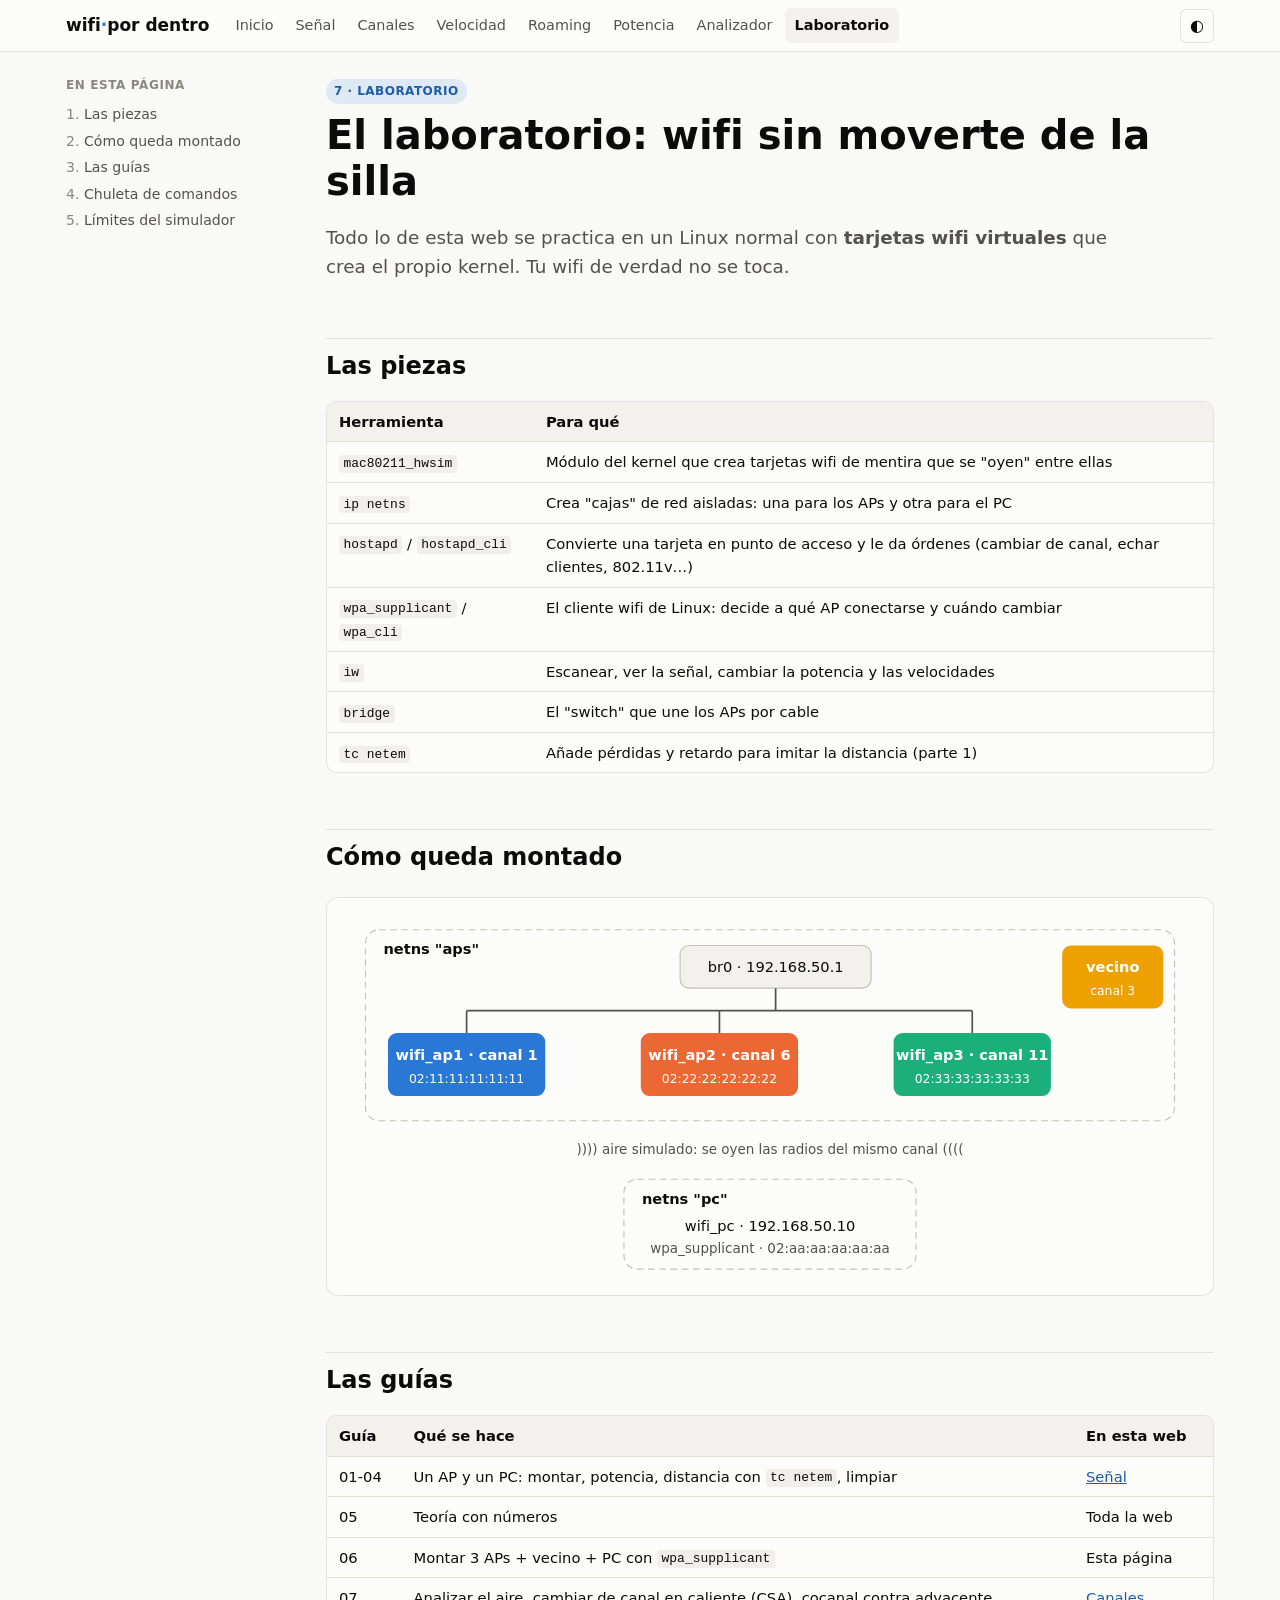
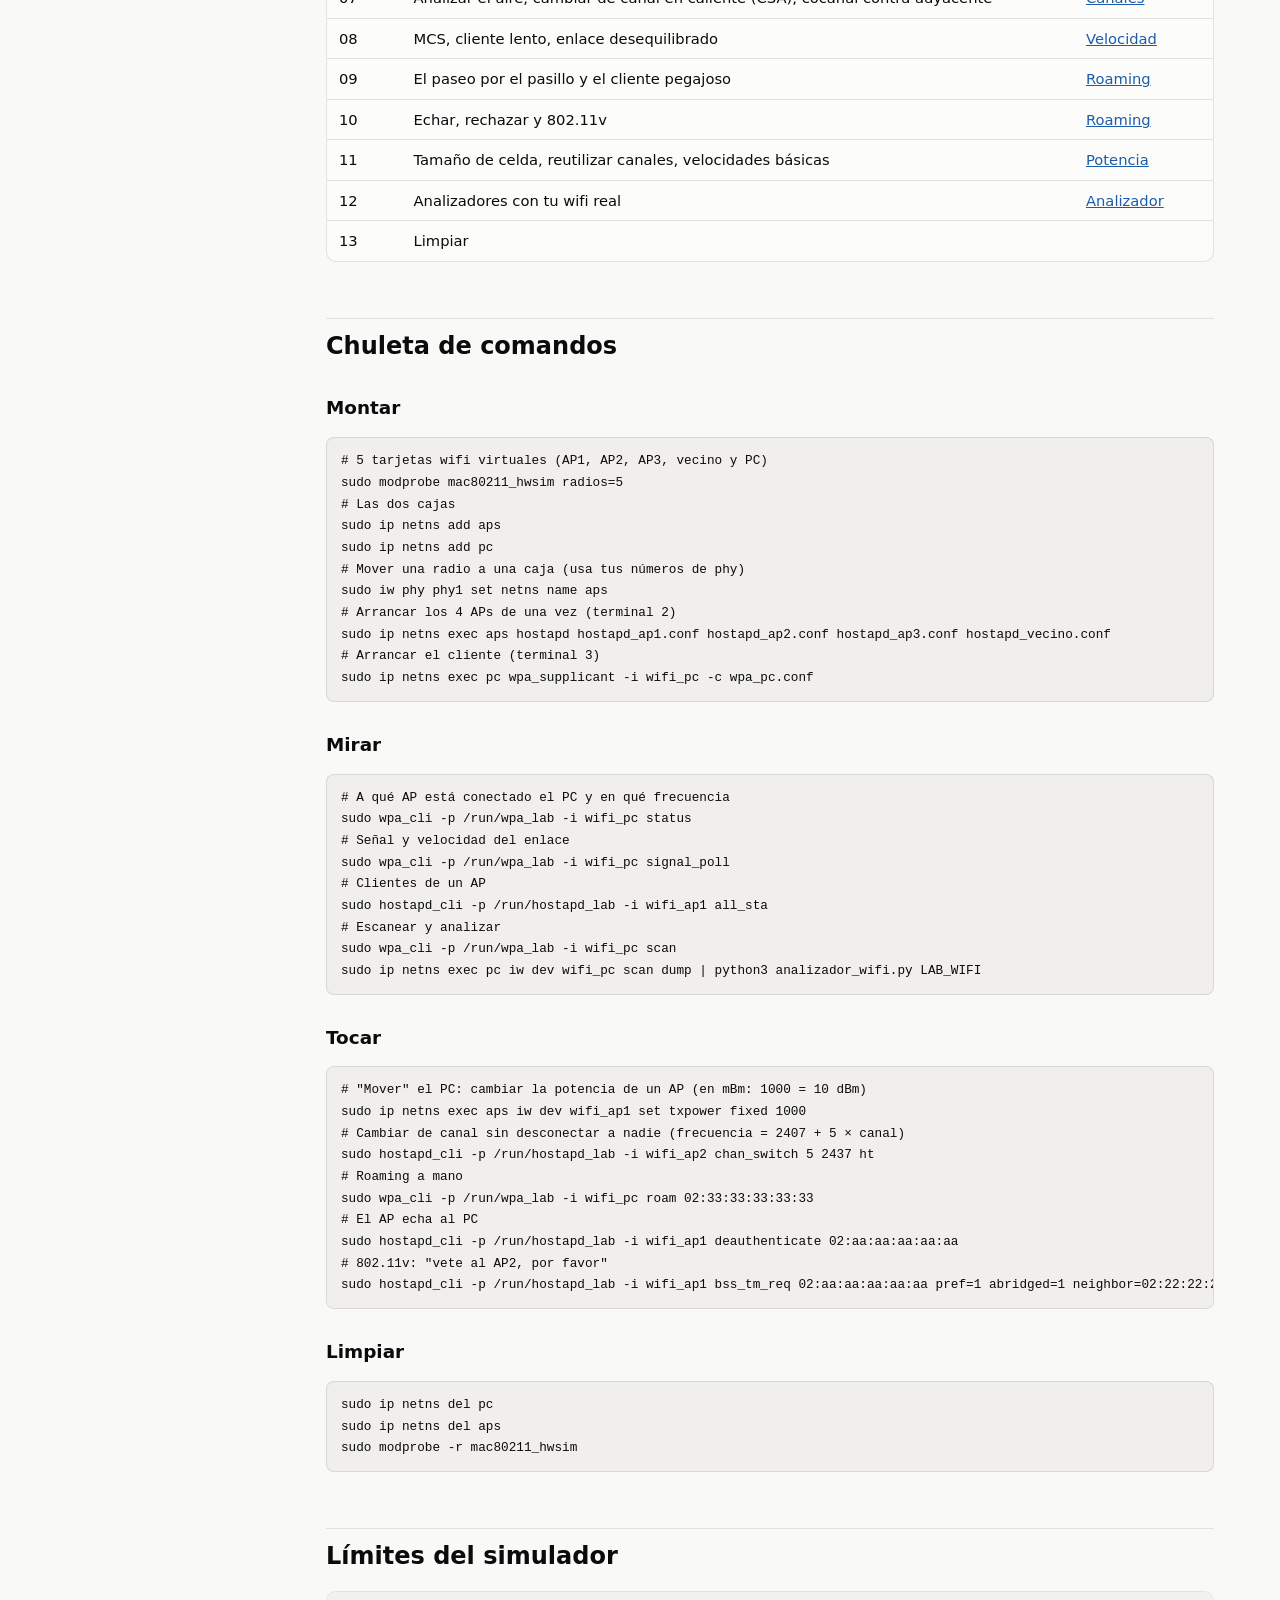
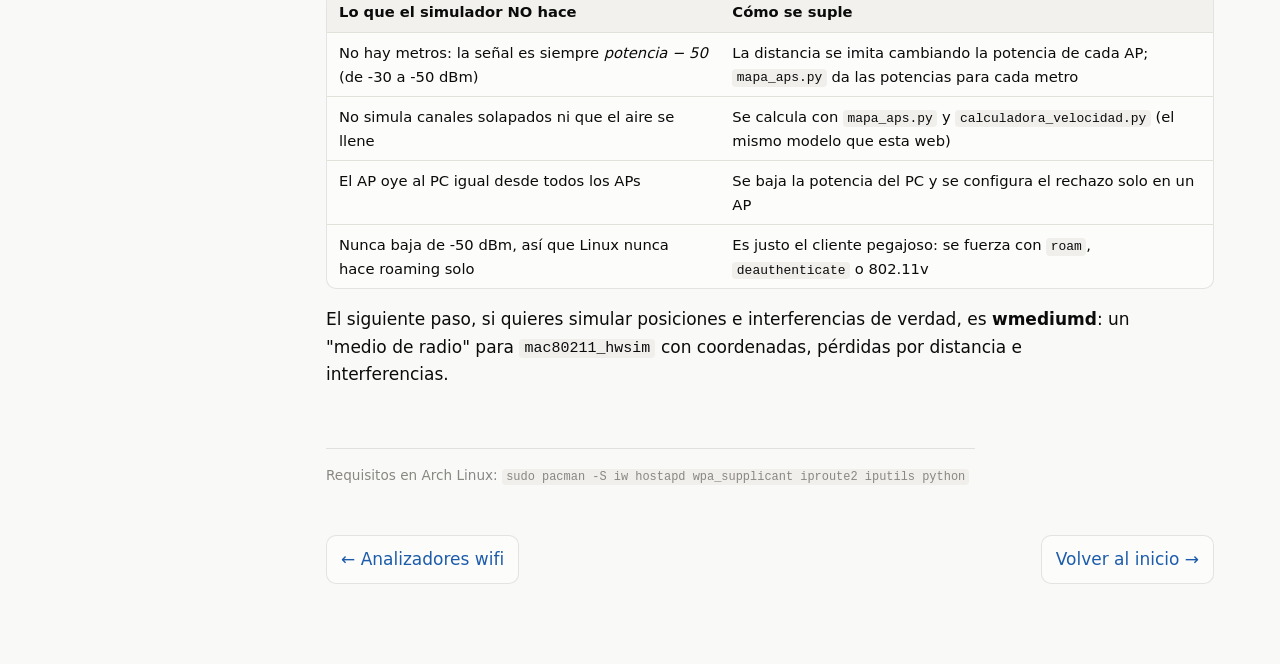
<file: laboratorio.html>
<!doctype html>
<html lang="es">
<head>
<meta charset="utf-8">
<meta name="viewport" content="width=device-width, initial-scale=1">
<title>El laboratorio wifi</title>
<meta name="description" content="Cómo montar en Linux un laboratorio wifi con tarjetas virtuales (mac80211_hwsim), ip netns, hostapd y wpa_supplicant para practicar cobertura, interferencias y roaming.">
<link rel="stylesheet" href="assets/style.css">
<script src="assets/app.js"></script>
</head>
<body>
<header class="topbar"><div class="topbar-inner">
  <a class="brand" href="index.html">wifi<span>·</span>por dentro</a>
  <nav class="topnav">
    <a href="index.html">Inicio</a>
    <a href="senal.html">Señal</a>
    <a href="canales.html">Canales</a>
    <a href="velocidad.html">Velocidad</a>
    <a href="roaming.html">Roaming</a>
    <a href="potencia.html">Potencia</a>
    <a href="analizador.html">Analizador</a>
    <a href="laboratorio.html" class="active">Laboratorio</a>
  </nav>
  <button id="theme-toggle" aria-label="Cambiar entre tema claro y oscuro">◐</button>
</div></header>

<div class="layout">
<aside class="toc"><h4>En esta página</h4><ol></ol></aside>
<main>
<span class="tag">7 · Laboratorio</span>
<h1>El laboratorio: wifi sin moverte de la silla</h1>
<p class="lead">Todo lo de esta web se practica en un Linux normal con <strong>tarjetas wifi virtuales</strong> que crea el propio kernel. Tu wifi de verdad no se toca.</p>

<h2 id="piezas">Las piezas</h2>
<div class="table-wrap"><table>
<tr><th>Herramienta</th><th>Para qué</th></tr>
<tr><td><code>mac80211_hwsim</code></td><td>Módulo del kernel que crea tarjetas wifi de mentira que se "oyen" entre ellas</td></tr>
<tr><td><code>ip netns</code></td><td>Crea "cajas" de red aisladas: una para los APs y otra para el PC</td></tr>
<tr><td><code>hostapd</code> / <code>hostapd_cli</code></td><td>Convierte una tarjeta en punto de acceso y le da órdenes (cambiar de canal, echar clientes, 802.11v…)</td></tr>
<tr><td><code>wpa_supplicant</code> / <code>wpa_cli</code></td><td>El cliente wifi de Linux: decide a qué AP conectarse y cuándo cambiar</td></tr>
<tr><td><code>iw</code></td><td>Escanear, ver la señal, cambiar la potencia y las velocidades</td></tr>
<tr><td><code>bridge</code></td><td>El "switch" que une los APs por cable</td></tr>
<tr><td><code>tc netem</code></td><td>Añade pérdidas y retardo para imitar la distancia (parte 1)</td></tr>
</table></div>

<h2 id="montaje">Cómo queda montado</h2>
<figure class="diagram">
<svg viewBox="0 0 760 330" role="img" aria-label="Namespace aps con un bridge br0 y tres APs más el router del vecino; namespace pc con la tarjeta del PC y wpa_supplicant; todas las radios comparten el aire simulado">
  <rect x="20" y="14" width="720" height="170" rx="12" style="fill:none;stroke:var(--axis);stroke-dasharray:6 4"/>
  <text x="36" y="36" style="font-weight:700">netns "aps"</text>
  <rect x="300" y="28" width="170" height="38" rx="8" class="b"/>
  <text x="385" y="52" text-anchor="middle">br0 · 192.168.50.1</text>
  <path class="ln" d="M385 66 V86 M110 86 H560 M110 86 V106 M335 86 V106 M560 86 V106"/>
  <rect x="40" y="106" width="140" height="56" rx="8" style="fill:var(--s1)"/>
  <text x="110" y="130" text-anchor="middle" class="w">wifi_ap1 · canal 1</text>
  <text x="110" y="150" text-anchor="middle" class="w" style="font-weight:400;font-size:11px">02:11:11:11:11:11</text>
  <rect x="265" y="106" width="140" height="56" rx="8" style="fill:var(--s2)"/>
  <text x="335" y="130" text-anchor="middle" class="w">wifi_ap2 · canal 6</text>
  <text x="335" y="150" text-anchor="middle" class="w" style="font-weight:400;font-size:11px">02:22:22:22:22:22</text>
  <rect x="490" y="106" width="140" height="56" rx="8" style="fill:var(--s3)"/>
  <text x="560" y="130" text-anchor="middle" class="w">wifi_ap3 · canal 11</text>
  <text x="560" y="150" text-anchor="middle" class="w" style="font-weight:400;font-size:11px">02:33:33:33:33:33</text>
  <rect x="640" y="28" width="90" height="56" rx="8" style="fill:var(--s4)"/>
  <text x="685" y="52" text-anchor="middle" class="w">vecino</text>
  <text x="685" y="72" text-anchor="middle" class="w" style="font-weight:400;font-size:11px">canal 3</text>
  <text x="380" y="214" text-anchor="middle" class="m">))))   aire simulado: se oyen las radios del mismo canal   ((((</text>
  <rect x="250" y="236" width="260" height="80" rx="12" style="fill:none;stroke:var(--axis);stroke-dasharray:6 4"/>
  <text x="266" y="258" style="font-weight:700">netns "pc"</text>
  <text x="380" y="282" text-anchor="middle">wifi_pc · 192.168.50.10</text>
  <text x="380" y="302" text-anchor="middle" class="m">wpa_supplicant · 02:aa:aa:aa:aa:aa</text>
</svg>
</figure>

<h2 id="guias">Las guías</h2>
<div class="table-wrap"><table>
<tr><th>Guía</th><th>Qué se hace</th><th>En esta web</th></tr>
<tr><td>01-04</td><td>Un AP y un PC: montar, potencia, distancia con <code>tc netem</code>, limpiar</td><td><a href="senal.html">Señal</a></td></tr>
<tr><td>05</td><td>Teoría con números</td><td>Toda la web</td></tr>
<tr><td>06</td><td>Montar 3 APs + vecino + PC con <code>wpa_supplicant</code></td><td>Esta página</td></tr>
<tr><td>07</td><td>Analizar el aire, cambiar de canal en caliente (CSA), cocanal contra adyacente</td><td><a href="canales.html">Canales</a></td></tr>
<tr><td>08</td><td>MCS, cliente lento, enlace desequilibrado</td><td><a href="velocidad.html">Velocidad</a></td></tr>
<tr><td>09</td><td>El paseo por el pasillo y el cliente pegajoso</td><td><a href="roaming.html">Roaming</a></td></tr>
<tr><td>10</td><td>Echar, rechazar y 802.11v</td><td><a href="roaming.html#echar">Roaming</a></td></tr>
<tr><td>11</td><td>Tamaño de celda, reutilizar canales, velocidades básicas</td><td><a href="potencia.html">Potencia</a></td></tr>
<tr><td>12</td><td>Analizadores con tu wifi real</td><td><a href="analizador.html">Analizador</a></td></tr>
<tr><td>13</td><td>Limpiar</td><td></td></tr>
</table></div>

<h2 id="chuleta">Chuleta de comandos</h2>
<h3>Montar</h3>
<pre><code># 5 tarjetas wifi virtuales (AP1, AP2, AP3, vecino y PC)
sudo modprobe mac80211_hwsim radios=5
# Las dos cajas
sudo ip netns add aps
sudo ip netns add pc
# Mover una radio a una caja (usa tus números de phy)
sudo iw phy phy1 set netns name aps
# Arrancar los 4 APs de una vez (terminal 2)
sudo ip netns exec aps hostapd hostapd_ap1.conf hostapd_ap2.conf hostapd_ap3.conf hostapd_vecino.conf
# Arrancar el cliente (terminal 3)
sudo ip netns exec pc wpa_supplicant -i wifi_pc -c wpa_pc.conf</code></pre>
<h3>Mirar</h3>
<pre><code># A qué AP está conectado el PC y en qué frecuencia
sudo wpa_cli -p /run/wpa_lab -i wifi_pc status
# Señal y velocidad del enlace
sudo wpa_cli -p /run/wpa_lab -i wifi_pc signal_poll
# Clientes de un AP
sudo hostapd_cli -p /run/hostapd_lab -i wifi_ap1 all_sta
# Escanear y analizar
sudo wpa_cli -p /run/wpa_lab -i wifi_pc scan
sudo ip netns exec pc iw dev wifi_pc scan dump | python3 analizador_wifi.py LAB_WIFI</code></pre>
<h3>Tocar</h3>
<pre><code># "Mover" el PC: cambiar la potencia de un AP (en mBm: 1000 = 10 dBm)
sudo ip netns exec aps iw dev wifi_ap1 set txpower fixed 1000
# Cambiar de canal sin desconectar a nadie (frecuencia = 2407 + 5 × canal)
sudo hostapd_cli -p /run/hostapd_lab -i wifi_ap2 chan_switch 5 2437 ht
# Roaming a mano
sudo wpa_cli -p /run/wpa_lab -i wifi_pc roam 02:33:33:33:33:33
# El AP echa al PC
sudo hostapd_cli -p /run/hostapd_lab -i wifi_ap1 deauthenticate 02:aa:aa:aa:aa:aa
# 802.11v: "vete al AP2, por favor"
sudo hostapd_cli -p /run/hostapd_lab -i wifi_ap1 bss_tm_req 02:aa:aa:aa:aa:aa pref=1 abridged=1 neighbor=02:22:22:22:22:22,0x0000,81,6,7</code></pre>
<h3>Limpiar</h3>
<pre><code>sudo ip netns del pc
sudo ip netns del aps
sudo modprobe -r mac80211_hwsim</code></pre>

<h2 id="limites">Límites del simulador</h2>
<div class="table-wrap"><table>
<tr><th>Lo que el simulador NO hace</th><th>Cómo se suple</th></tr>
<tr><td>No hay metros: la señal es siempre <em>potencia − 50</em> (de -30 a -50 dBm)</td><td>La distancia se imita cambiando la potencia de cada AP; <code>mapa_aps.py</code> da las potencias para cada metro</td></tr>
<tr><td>No simula canales solapados ni que el aire se llene</td><td>Se calcula con <code>mapa_aps.py</code> y <code>calculadora_velocidad.py</code> (el mismo modelo que esta web)</td></tr>
<tr><td>El AP oye al PC igual desde todos los APs</td><td>Se baja la potencia del PC y se configura el rechazo solo en un AP</td></tr>
<tr><td>Nunca baja de -50 dBm, así que Linux nunca hace roaming solo</td><td>Es justo el cliente pegajoso: se fuerza con <code>roam</code>, <code>deauthenticate</code> o 802.11v</td></tr>
</table></div>
<p>El siguiente paso, si quieres simular posiciones e interferencias de verdad, es <strong>wmediumd</strong>: un "medio de radio" para <code>mac80211_hwsim</code> con coordenadas, pérdidas por distancia e interferencias.</p>

<p class="footer">Requisitos en Arch Linux: <code>sudo pacman -S iw hostapd wpa_supplicant iproute2 iputils python</code></p>

<div class="next"><a href="analizador.html">← Analizadores wifi</a><a href="index.html">Volver al inicio →</a></div>
</main>
</div>
</body>
</html>
</file>
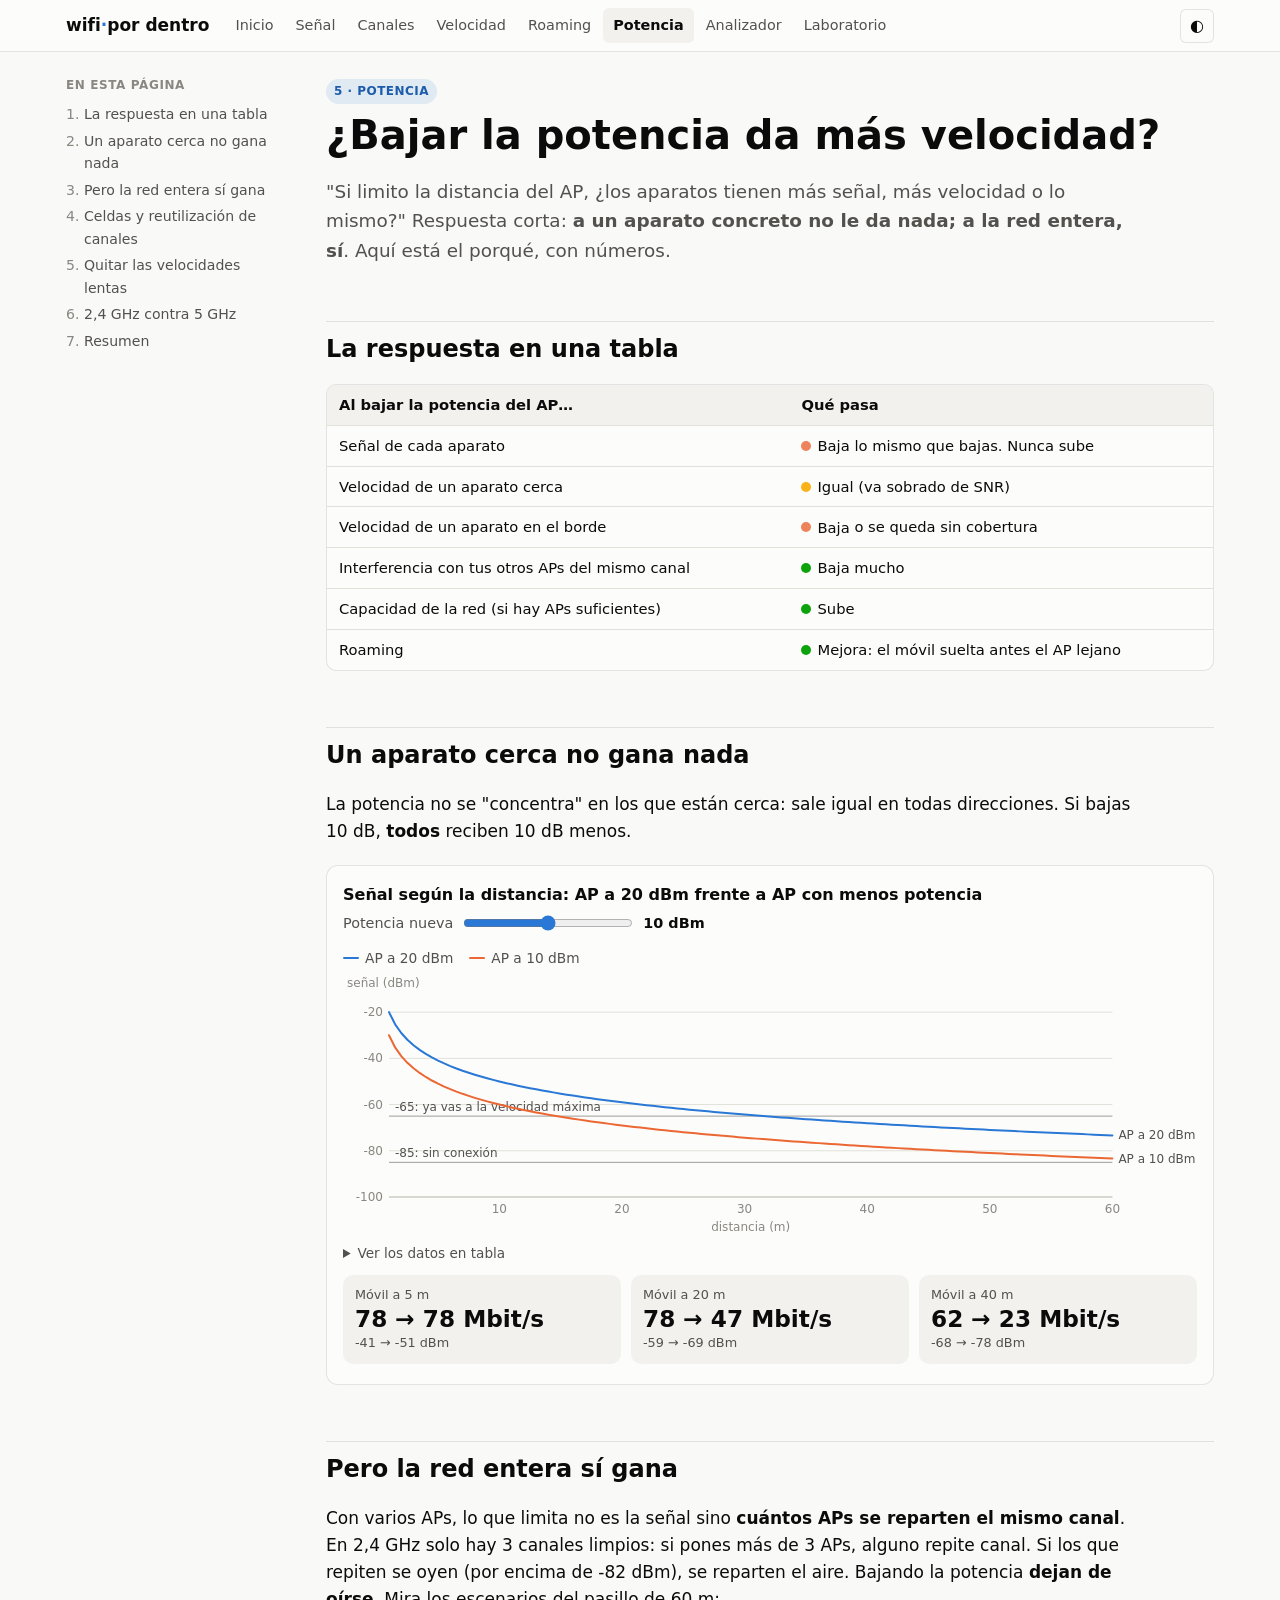
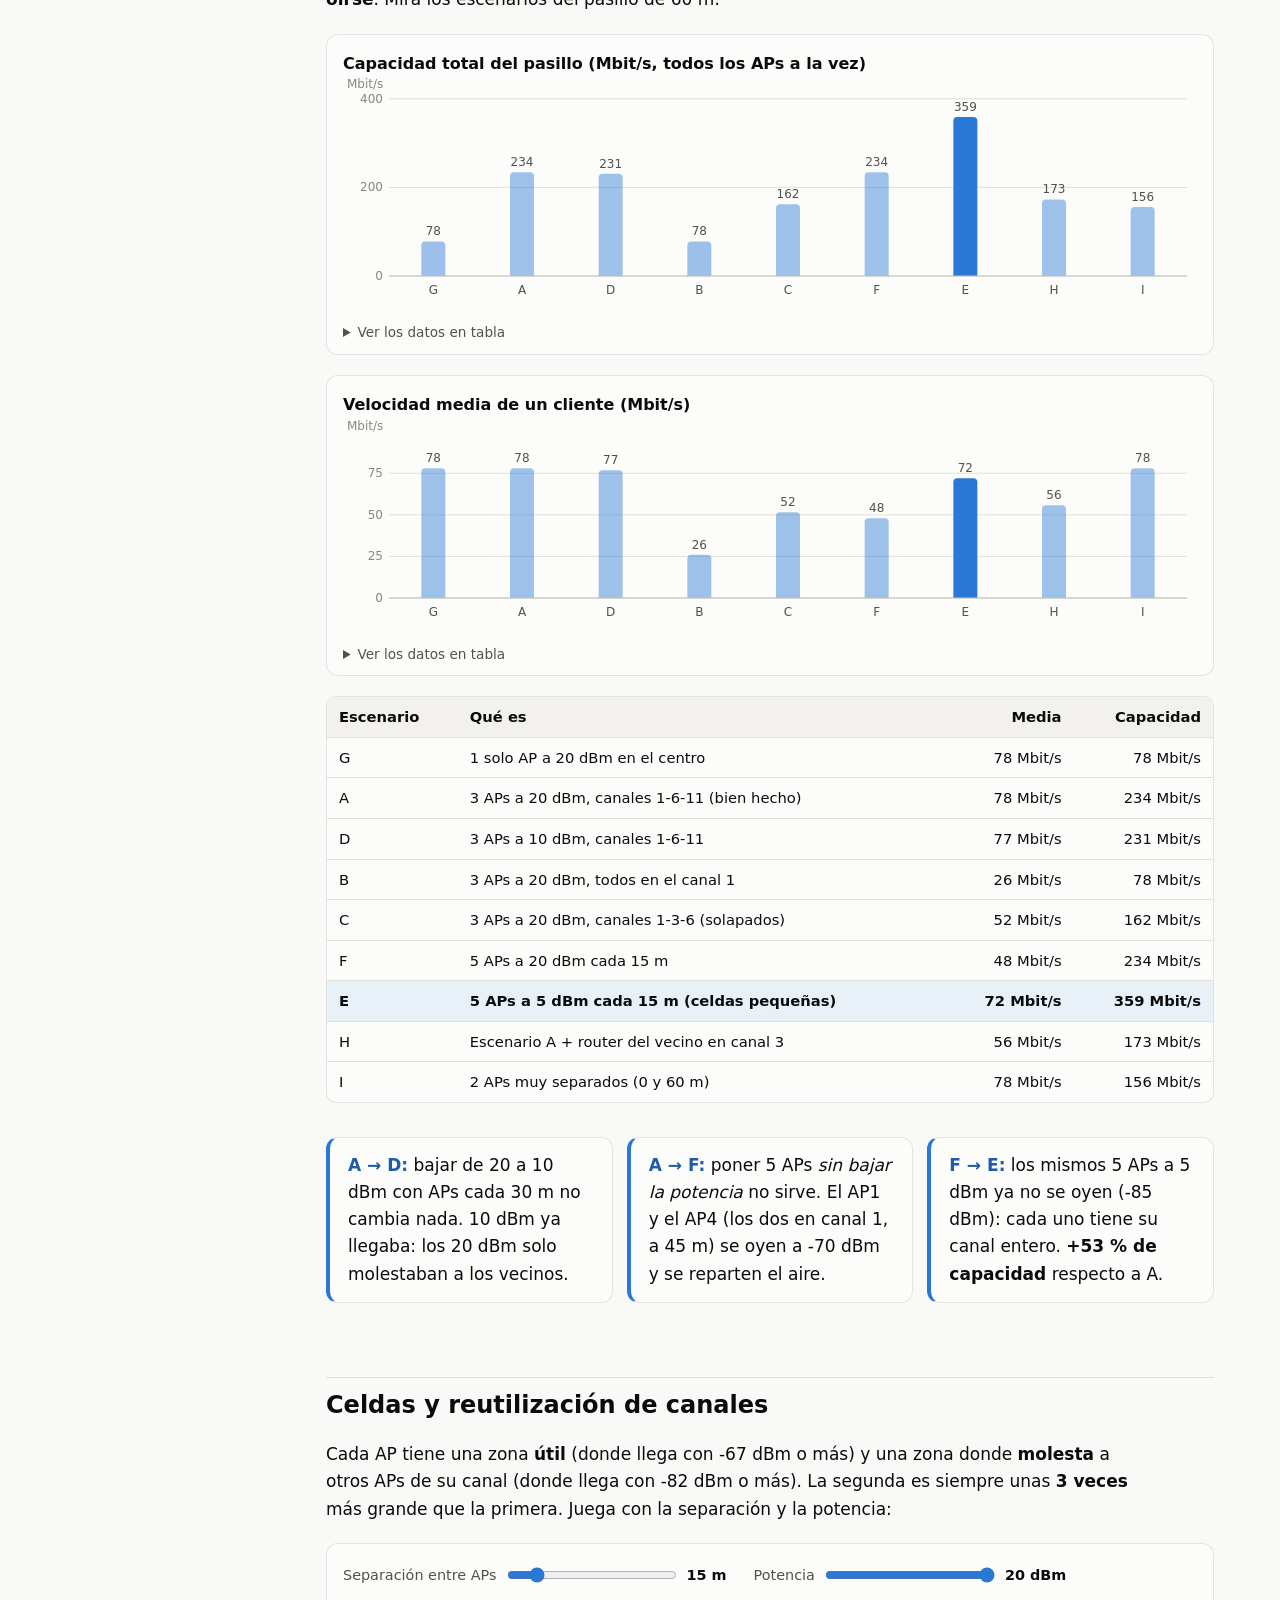
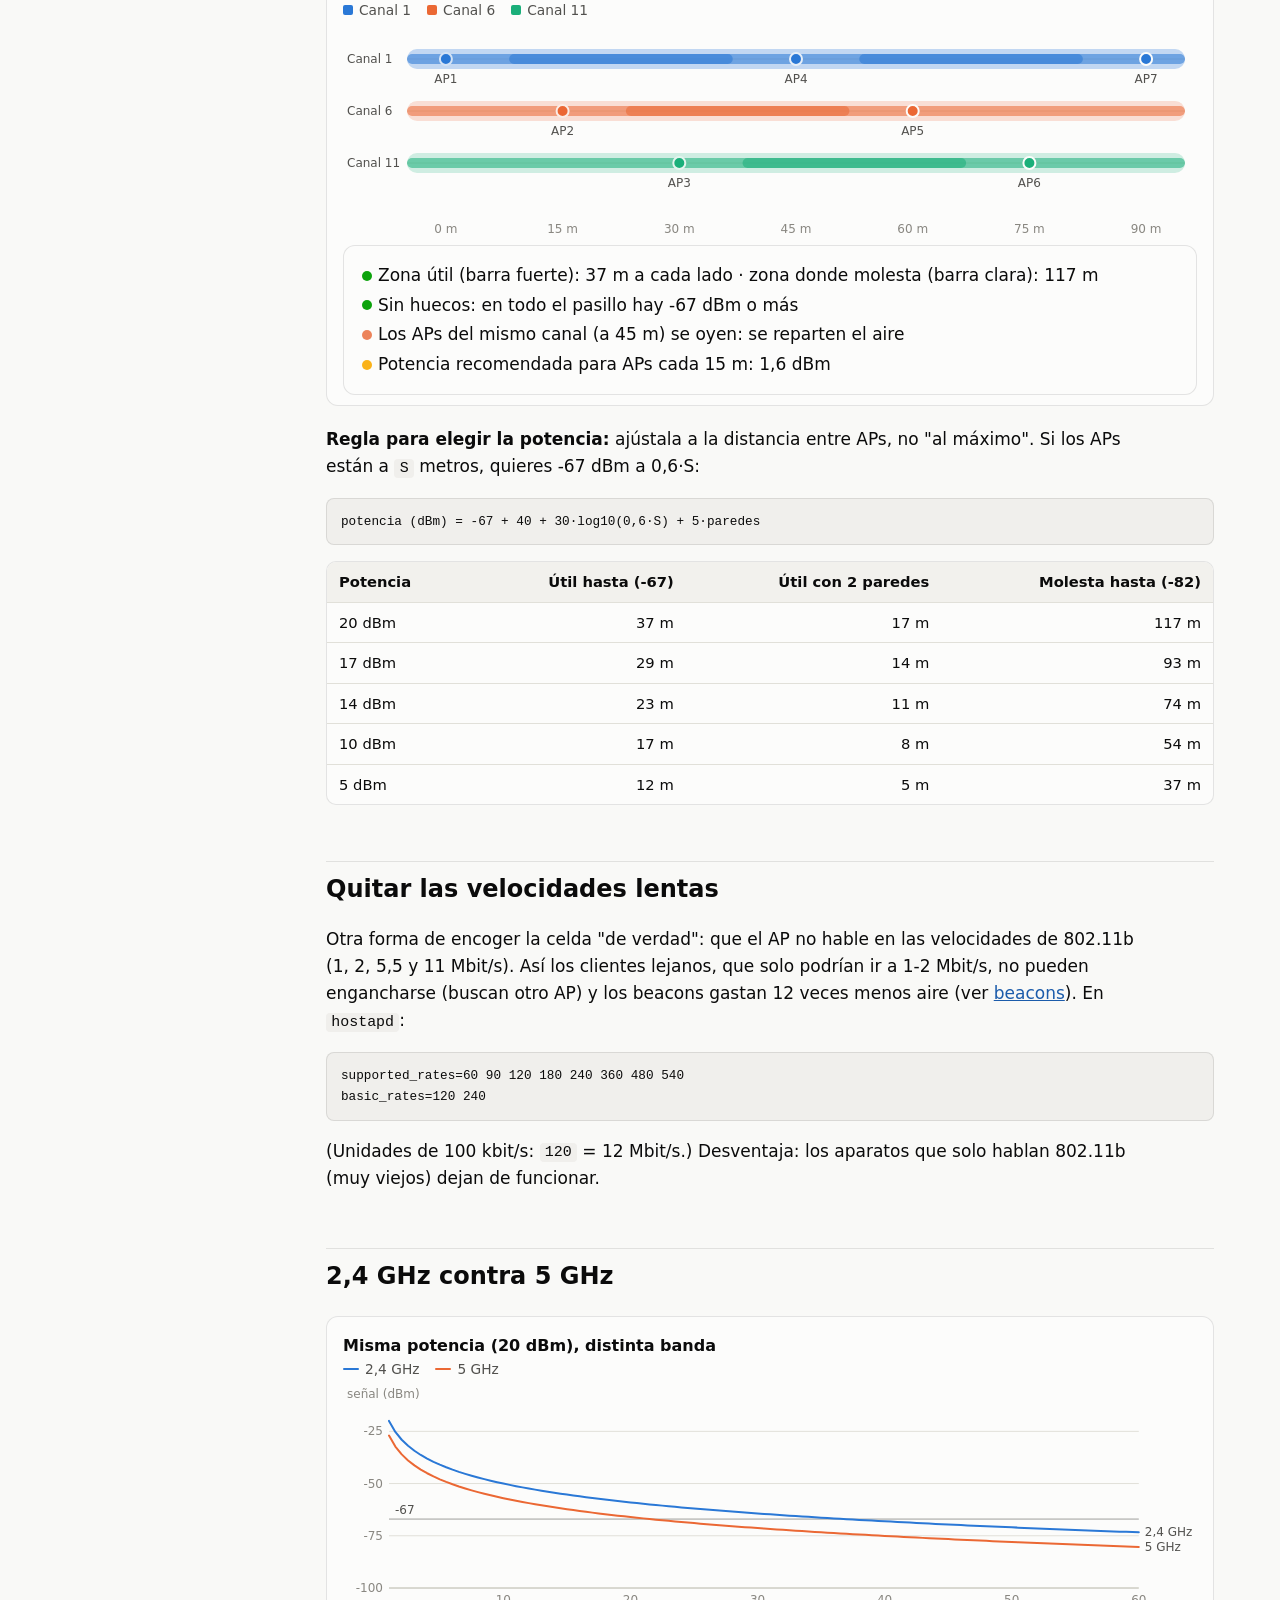
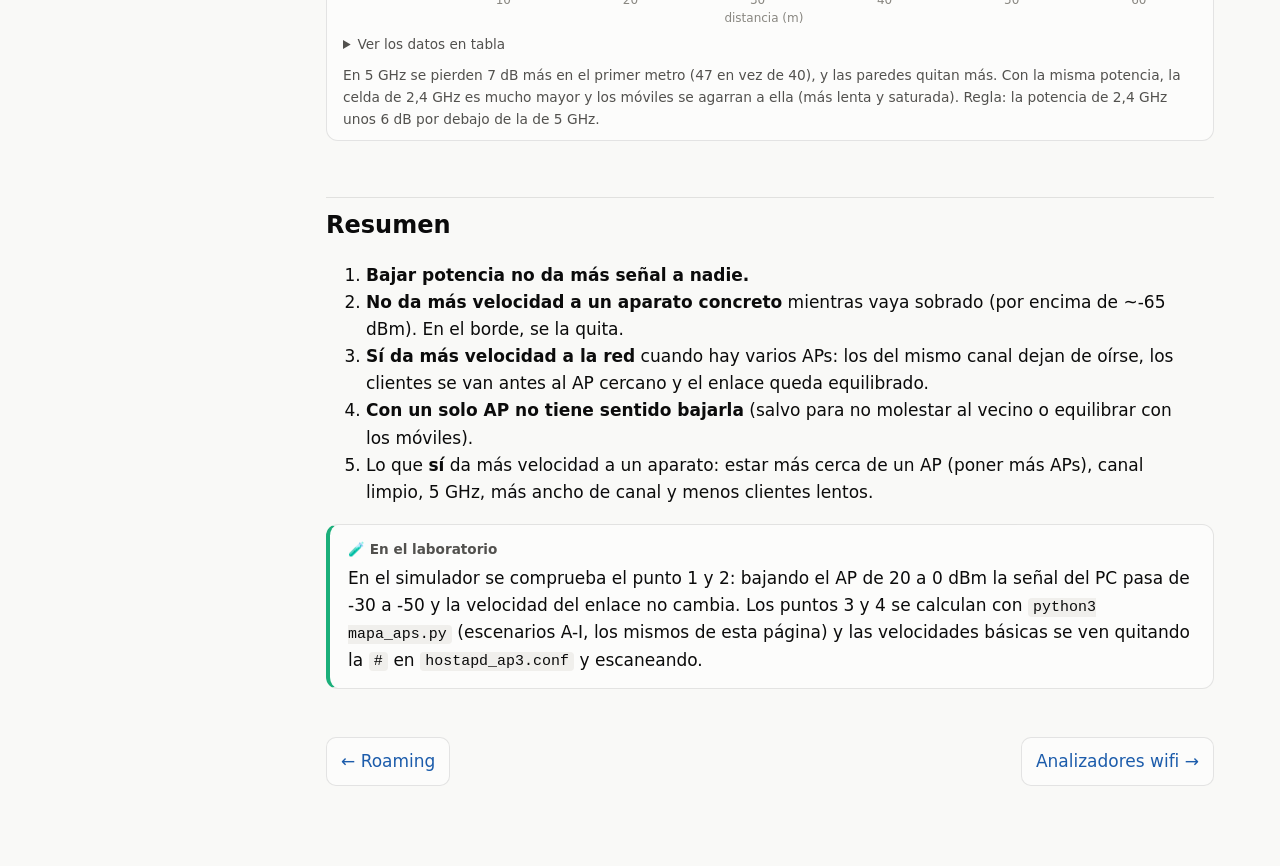
<file: potencia.html>
<!doctype html>
<html lang="es">
<head>
<meta charset="utf-8">
<meta name="viewport" content="width=device-width, initial-scale=1">
<title>¿Bajar la potencia?</title>
<meta name="description" content="Si bajas la potencia de un punto de acceso wifi, ¿hay más señal o más velocidad? La respuesta con 9 escenarios comparados, el tamaño de celda y la reutilización de canales.">
<link rel="stylesheet" href="assets/style.css">
<script src="assets/app.js"></script>
</head>
<body>
<header class="topbar"><div class="topbar-inner">
  <a class="brand" href="index.html">wifi<span>·</span>por dentro</a>
  <nav class="topnav">
    <a href="index.html">Inicio</a>
    <a href="senal.html">Señal</a>
    <a href="canales.html">Canales</a>
    <a href="velocidad.html">Velocidad</a>
    <a href="roaming.html">Roaming</a>
    <a href="potencia.html" class="active">Potencia</a>
    <a href="analizador.html">Analizador</a>
    <a href="laboratorio.html">Laboratorio</a>
  </nav>
  <button id="theme-toggle" aria-label="Cambiar entre tema claro y oscuro">◐</button>
</div></header>

<div class="layout">
<aside class="toc"><h4>En esta página</h4><ol></ol></aside>
<main>
<span class="tag">5 · Potencia</span>
<h1>¿Bajar la potencia da más velocidad?</h1>
<p class="lead">"Si limito la distancia del AP, ¿los aparatos tienen más señal, más velocidad o lo mismo?" Respuesta corta: <strong>a un aparato concreto no le da nada; a la red entera, sí</strong>. Aquí está el porqué, con números.</p>

<h2 id="corta">La respuesta en una tabla</h2>
<div class="table-wrap"><table>
<tr><th>Al bajar la potencia del AP…</th><th>Qué pasa</th></tr>
<tr><td>Señal de cada aparato</td><td><span class="st st-bad">Baja</span> lo mismo que bajas. Nunca sube</td></tr>
<tr><td>Velocidad de un aparato cerca</td><td><span class="st st-ok">Igual</span> (va sobrado de SNR)</td></tr>
<tr><td>Velocidad de un aparato en el borde</td><td><span class="st st-bad">Baja</span> o se queda sin cobertura</td></tr>
<tr><td>Interferencia con tus otros APs del mismo canal</td><td><span class="st st-good">Baja mucho</span></td></tr>
<tr><td>Capacidad de la red (si hay APs suficientes)</td><td><span class="st st-good">Sube</span></td></tr>
<tr><td>Roaming</td><td><span class="st st-good">Mejora</span>: el móvil suelta antes el AP lejano</td></tr>
</table></div>

<h2 id="aparato">Un aparato cerca no gana nada</h2>
<p>La potencia no se "concentra" en los que están cerca: sale igual en todas direcciones. Si bajas 10 dB, <strong>todos</strong> reciben 10 dB menos.</p>
<figure class="chart">
  <p class="ch-title">Señal según la distancia: AP a 20 dBm frente a AP con menos potencia</p>
  <div class="controls"><label>Potencia nueva <input type="range" id="pot" min="0" max="20" value="10"> <output id="pot-o"></output></label></div>
  <div id="g-pot"></div>
  <div class="stats" id="pot-stats"></div>
</figure>

<h2 id="red">Pero la red entera sí gana</h2>
<p>Con varios APs, lo que limita no es la señal sino <strong>cuántos APs se reparten el mismo canal</strong>. En 2,4 GHz solo hay 3 canales limpios: si pones más de 3 APs, alguno repite canal. Si los que repiten se oyen (por encima de -82 dBm), se reparten el aire. Bajando la potencia <strong>dejan de oírse</strong>. Mira los escenarios del pasillo de 60 m:</p>
<figure class="chart">
  <p class="ch-title">Capacidad total del pasillo (Mbit/s, todos los APs a la vez)</p>
  <div id="g-cap"></div>
</figure>
<figure class="chart">
  <p class="ch-title">Velocidad media de un cliente (Mbit/s)</p>
  <div id="g-media"></div>
</figure>
<div class="table-wrap"><table id="t-esc">
<tr><th>Escenario</th><th>Qué es</th><th class="n">Media</th><th class="n">Capacidad</th></tr>
</table></div>
<div class="two">
  <div class="box key"><strong>A → D:</strong> bajar de 20 a 10 dBm con APs cada 30 m no cambia nada. 10 dBm ya llegaba: los 20 dBm solo molestaban a los vecinos.</div>
  <div class="box key"><strong>A → F:</strong> poner 5 APs <em>sin bajar la potencia</em> no sirve. El AP1 y el AP4 (los dos en canal 1, a 45 m) se oyen a -70 dBm y se reparten el aire.</div>
  <div class="box key"><strong>F → E:</strong> los mismos 5 APs a 5 dBm ya no se oyen (-85 dBm): cada uno tiene su canal entero. <strong>+53 % de capacidad</strong> respecto a A.</div>
</div>

<h2 id="celdas">Celdas y reutilización de canales</h2>
<p>Cada AP tiene una zona <strong>útil</strong> (donde llega con -67 dBm o más) y una zona donde <strong>molesta</strong> a otros APs de su canal (donde llega con -82 dBm o más). La segunda es siempre unas <strong>3 veces</strong> más grande que la primera. Juega con la separación y la potencia:</p>
<figure class="chart">
  <div class="controls">
    <label>Separación entre APs <input type="range" id="sep" min="10" max="45" value="15"> <output id="sep-o"></output></label>
    <label>Potencia <input type="range" id="potc" min="0" max="20" value="20"> <output id="potc-o"></output></label>
  </div>
  <div id="g-celdas"></div>
  <div class="box" id="celdas-v" style="margin:6px 0 0"></div>
</figure>
<p><strong>Regla para elegir la potencia:</strong> ajústala a la distancia entre APs, no "al máximo". Si los APs están a <code>S</code> metros, quieres -67 dBm a 0,6·S:</p>
<pre><code>potencia (dBm) = -67 + 40 + 30·log10(0,6·S) + 5·paredes</code></pre>
<div class="table-wrap"><table>
<tr><th>Potencia</th><th class="n">Útil hasta (-67)</th><th class="n">Útil con 2 paredes</th><th class="n">Molesta hasta (-82)</th></tr>
<tr><td>20 dBm</td><td class="n">37 m</td><td class="n">17 m</td><td class="n">117 m</td></tr>
<tr><td>17 dBm</td><td class="n">29 m</td><td class="n">14 m</td><td class="n">93 m</td></tr>
<tr><td>14 dBm</td><td class="n">23 m</td><td class="n">11 m</td><td class="n">74 m</td></tr>
<tr><td>10 dBm</td><td class="n">17 m</td><td class="n">8 m</td><td class="n">54 m</td></tr>
<tr><td>5 dBm</td><td class="n">12 m</td><td class="n">5 m</td><td class="n">37 m</td></tr>
</table></div>

<h2 id="basicas">Quitar las velocidades lentas</h2>
<p>Otra forma de encoger la celda "de verdad": que el AP no hable en las velocidades de 802.11b (1, 2, 5,5 y 11 Mbit/s). Así los clientes lejanos, que solo podrían ir a 1-2 Mbit/s, no pueden engancharse (buscan otro AP) y los beacons gastan 12 veces menos aire (ver <a href="velocidad.html#beacons">beacons</a>). En <code>hostapd</code>:</p>
<pre><code>supported_rates=60 90 120 180 240 360 480 540
basic_rates=120 240</code></pre>
<p>(Unidades de 100 kbit/s: <code>120</code> = 12 Mbit/s.) Desventaja: los aparatos que solo hablan 802.11b (muy viejos) dejan de funcionar.</p>

<h2 id="bandas">2,4 GHz contra 5 GHz</h2>
<figure class="chart">
  <p class="ch-title">Misma potencia (20 dBm), distinta banda</p>
  <div id="g-bandas"></div>
  <figcaption>En 5 GHz se pierden 7 dB más en el primer metro (47 en vez de 40), y las paredes quitan más. Con la misma potencia, la celda de 2,4 GHz es mucho mayor y los móviles se agarran a ella (más lenta y saturada). Regla: la potencia de 2,4 GHz unos 6 dB por debajo de la de 5 GHz.</figcaption>
</figure>

<h2 id="resumen">Resumen</h2>
<ol>
  <li><strong>Bajar potencia no da más señal a nadie.</strong></li>
  <li><strong>No da más velocidad a un aparato concreto</strong> mientras vaya sobrado (por encima de ~-65 dBm). En el borde, se la quita.</li>
  <li><strong>Sí da más velocidad a la red</strong> cuando hay varios APs: los del mismo canal dejan de oírse, los clientes se van antes al AP cercano y el enlace queda equilibrado.</li>
  <li><strong>Con un solo AP no tiene sentido bajarla</strong> (salvo para no molestar al vecino o equilibrar con los móviles).</li>
  <li>Lo que <strong>sí</strong> da más velocidad a un aparato: estar más cerca de un AP (poner más APs), canal limpio, 5 GHz, más ancho de canal y menos clientes lentos.</li>
</ol>

<div class="box lab">En el simulador se comprueba el punto 1 y 2: bajando el AP de 20 a 0 dBm la señal del PC pasa de -30 a -50 y la velocidad del enlace no cambia. Los puntos 3 y 4 se calculan con <code>python3 mapa_aps.py</code> (escenarios A-I, los mismos de esta página) y las velocidades básicas se ven quitando la <code>#</code> en <code>hostapd_ap3.conf</code> y escaneando.</div>

<div class="next"><a href="roaming.html">← Roaming</a><a href="analizador.html">Analizadores wifi →</a></div>
</main>
</div>

<script>
// Un aparato cerca
const pot = document.getElementById("pot");
const ds = []; for (let d = 1; d <= 60; d += 0.5) ds.push(d);
const velReal = (s) => { const m = elegirMcs(s - MODELO.RUIDO); return m ? m.mbps * MODELO.EFICIENCIA : 0; };
function pintarPot() {
  const P = +pot.value;
  document.getElementById("pot-o").textContent = P + " dBm";
  graficaLineas(document.getElementById("g-pot"), {
    aria: "Señal en función de la distancia con dos potencias",
    series: [
      { name: "AP a 20 dBm", color: color(1), data: ds.map((d) => [d, senal(20, d)]) },
      { name: "AP a " + P + " dBm", color: color(2), data: ds.map((d) => [d, senal(P, d)]) },
    ],
    x: { min: 1, max: 60, label: "distancia (m)", unit: "m" },
    y: { min: -100, max: -10, label: "señal (dBm)", tt: (v) => fmt0(v) + " dBm · " + fmt0(velReal(v)) + " Mbit/s" },
    refs: [{ y: -65, label: "-65: ya vas a la velocidad máxima" }, { y: -85, label: "-85: sin conexión" }],
    height: 260,
  });
  const st = document.getElementById("pot-stats");
  st.replaceChildren();
  [[5, "Móvil a 5 m"], [20, "Móvil a 20 m"], [40, "Móvil a 40 m"]].forEach(([d, l]) => {
    const a = senal(20, d), b = senal(P, d);
    const s = htmlEl("div", { class: "stat" }, st);
    htmlEl("div", { class: "s-l" }, s, l);
    htmlEl("div", { class: "s-v" }, s, fmt0(velReal(a)) + " → " + fmt0(velReal(b)) + " Mbit/s");
    htmlEl("div", { class: "s-d" }, s, fmt0(a) + " → " + fmt0(b) + " dBm");
  });
}
pot.addEventListener("input", pintarPot);
registrar(pintarPot);

// Escenarios
const ORDEN = ["G", "A", "D", "B", "C", "F", "E", "H", "I"];
const RES = {}; ORDEN.forEach((e) => (RES[e] = paseo(ESCENARIOS[e].aps, 5)));
const t = document.getElementById("t-esc");
ORDEN.forEach((e) => {
  const tr = htmlEl("tr", e === "E" ? { class: "hl" } : {}, t);
  htmlEl("td", {}, tr, e);
  htmlEl("td", {}, tr, ESCENARIOS[e].d);
  htmlEl("td", { class: "n" }, tr, fmt0(RES[e].media) + " Mbit/s");
  htmlEl("td", { class: "n" }, tr, fmt0(RES[e].capacidad) + " Mbit/s");
});
registrar(() => {
  const cat = ORDEN.map((e) => e);
  graficaBarras(document.getElementById("g-cap"), {
    aria: "Capacidad total por escenario", categorias: cat, xLabel: "Escenario",
    series: [{ name: "Capacidad", color: color(1), values: ORDEN.map((e) => RES[e].capacidad) }],
    y: { label: "Mbit/s", fmt: fmt0, unit: " Mbit/s" }, etiquetas: true, height: 240, resaltar: ORDEN.indexOf("E"),
  });
  graficaBarras(document.getElementById("g-media"), {
    aria: "Velocidad media por escenario", categorias: cat, xLabel: "Escenario",
    series: [{ name: "Velocidad media", color: color(1), values: ORDEN.map((e) => RES[e].media) }],
    y: { label: "Mbit/s", fmt: fmt0, unit: " Mbit/s", max: 95 }, etiquetas: true, height: 220, resaltar: ORDEN.indexOf("E"),
  });
});

// Celdas: pasillo de 90 m, APs cada S metros, canales 1-6-11 repetidos
const sep = document.getElementById("sep"), potc = document.getElementById("potc");
function pintarCeldas() {
  const S = +sep.value, P = +potc.value;
  document.getElementById("sep-o").textContent = S + " m";
  document.getElementById("potc-o").textContent = P + " dBm";
  const r67 = Math.pow(10, (P + 67 - 40) / 30), r82 = Math.pow(10, (P + 82 - 40) / 30);
  const cont = document.getElementById("g-celdas");
  cont.replaceChildren();
  leyenda(cont, [{ name: "Canal 1", color: color(1) }, { name: "Canal 6", color: color(2) }, { name: "Canal 11", color: color(3) }], "rect");
  const W = Math.max(300, cont.clientWidth), H = 210, L = 64, R = 12, largo = 90;
  const X = (m) => L + (Math.max(-5, Math.min(largo + 5, m)) + 5) / (largo + 10) * (W - L - R);
  const svg = svgEl("svg", { class: "chart-svg", viewBox: `0 0 ${W} ${H}`, role: "img", "aria-label": "Celdas de cada AP en el pasillo" }, cont);
  const canales = [1, 6, 11];
  canales.forEach((c, k) => {
    const y = 30 + k * 52;
    svgText(svg, 4, y + 4, "Canal " + c, { class: "lbl" });
    svgEl("line", { x1: L, x2: W - R, y1: y, y2: y, class: "grid" }, svg);
  });
  const aps = [];
  for (let i = 0, x = 0; x <= largo; i++, x += S) aps.push({ x, canal: canales[i % 3], k: i % 3, n: i + 1 });
  aps.forEach((a) => {
    const y = 30 + a.k * 52, col = color(a.k + 1);
    svgEl("rect", { x: X(a.x - r82), y: y - 10, width: X(a.x + r82) - X(a.x - r82), height: 20, rx: 10, style: `fill:${col};fill-opacity:0.10` }, svg);
    svgEl("rect", { x: X(a.x - r67), y: y - 5, width: X(a.x + r67) - X(a.x - r67), height: 10, rx: 5, style: `fill:${col};fill-opacity:0.55` }, svg);
    svgEl("circle", { cx: X(a.x), cy: y, r: 6, class: "dot", style: `fill:${col}` }, svg);
    svgText(svg, X(a.x), y + 24, "AP" + a.n, { "text-anchor": "middle", class: "lbl" });
  });
  for (let m = 0; m <= largo; m += 15) svgText(svg, X(m), H - 6, m + " m", { "text-anchor": "middle" });
  const repite = 3 * S;
  const seOyen = repite < r82 && aps.length > 3;
  const huecos = S / 2 > r67;
  const v = document.getElementById("celdas-v");
  v.replaceChildren();
  const add = (cls, txt) => { const p = htmlEl("p", { style: "margin:2px 0" }, v); htmlEl("span", { class: "st " + cls }, p, txt); };
  add("st-good", `Zona útil (barra fuerte): ${fmt0(r67)} m a cada lado · zona donde molesta (barra clara): ${fmt0(r82)} m`);
  add(huecos ? "st-none" : "st-good", huecos ? `Huecos: entre dos APs hay puntos por debajo de -67 dBm (a ${S / 2} m del más cercano)` : "Sin huecos: en todo el pasillo hay -67 dBm o más");
  add(seOyen ? "st-bad" : "st-good", seOyen ? `Los APs del mismo canal (a ${repite} m) se oyen: se reparten el aire` : `Los APs del mismo canal (a ${repite} m) no se oyen: cada uno tiene su canal entero`);
  const rec = -67 + 40 + 30 * Math.log10(0.6 * S);
  add("st-ok", `Potencia recomendada para APs cada ${S} m: ${fmt1(rec)} dBm`);
}
[sep, potc].forEach((e) => e.addEventListener("input", pintarCeldas));
registrar(pintarCeldas);

// Bandas
registrar(() => graficaLineas(document.getElementById("g-bandas"), {
  aria: "Señal según la distancia en 2,4 y 5 GHz",
  series: [
    { name: "2,4 GHz", color: color(1), data: ds.map((d) => [d, senal(20, d)]) },
    { name: "5 GHz", color: color(2), data: ds.map((d) => [d, senal(20, d) - 7]) },
  ],
  x: { min: 1, max: 60, label: "distancia (m)", unit: "m" },
  y: { min: -100, max: -10, label: "señal (dBm)", tt: (v) => fmt0(v) + " dBm" },
  refs: [{ y: -67, label: "-67" }], height: 240,
}));
</script>
</body>
</html>
</file>
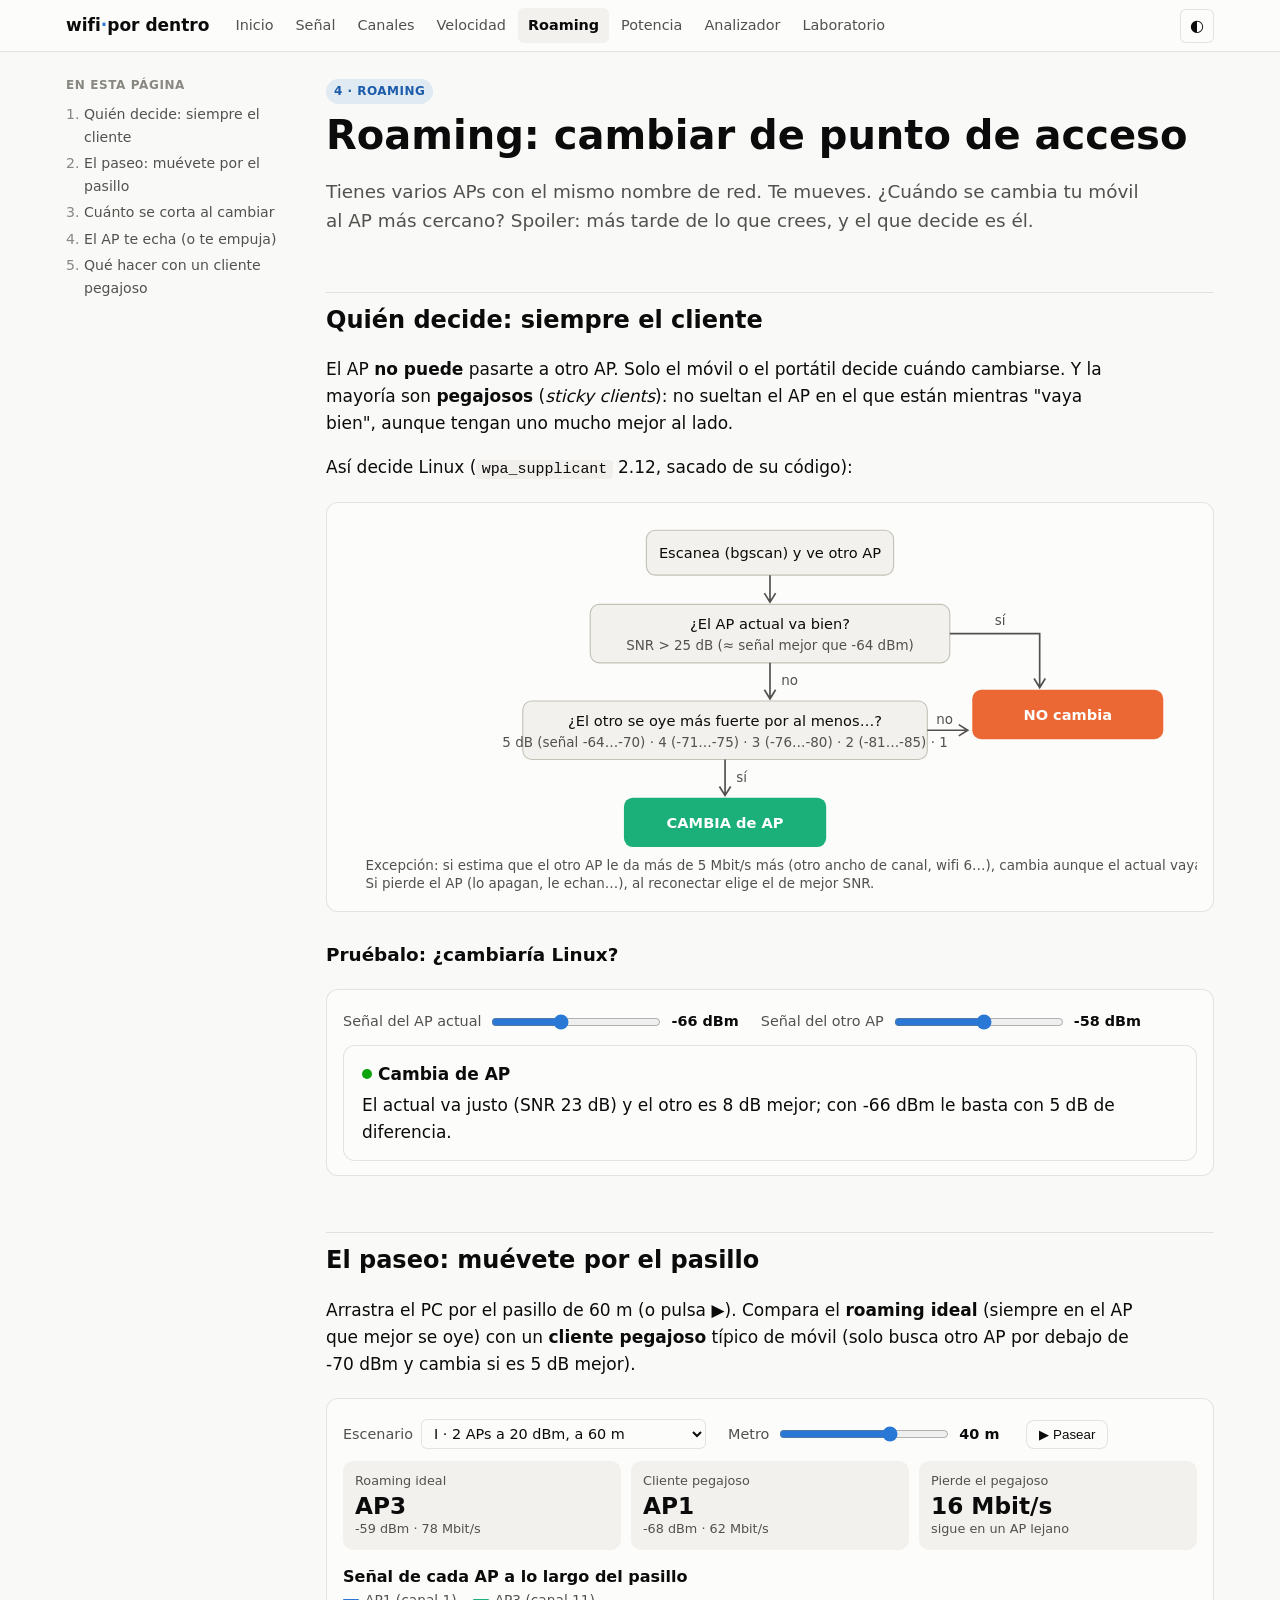
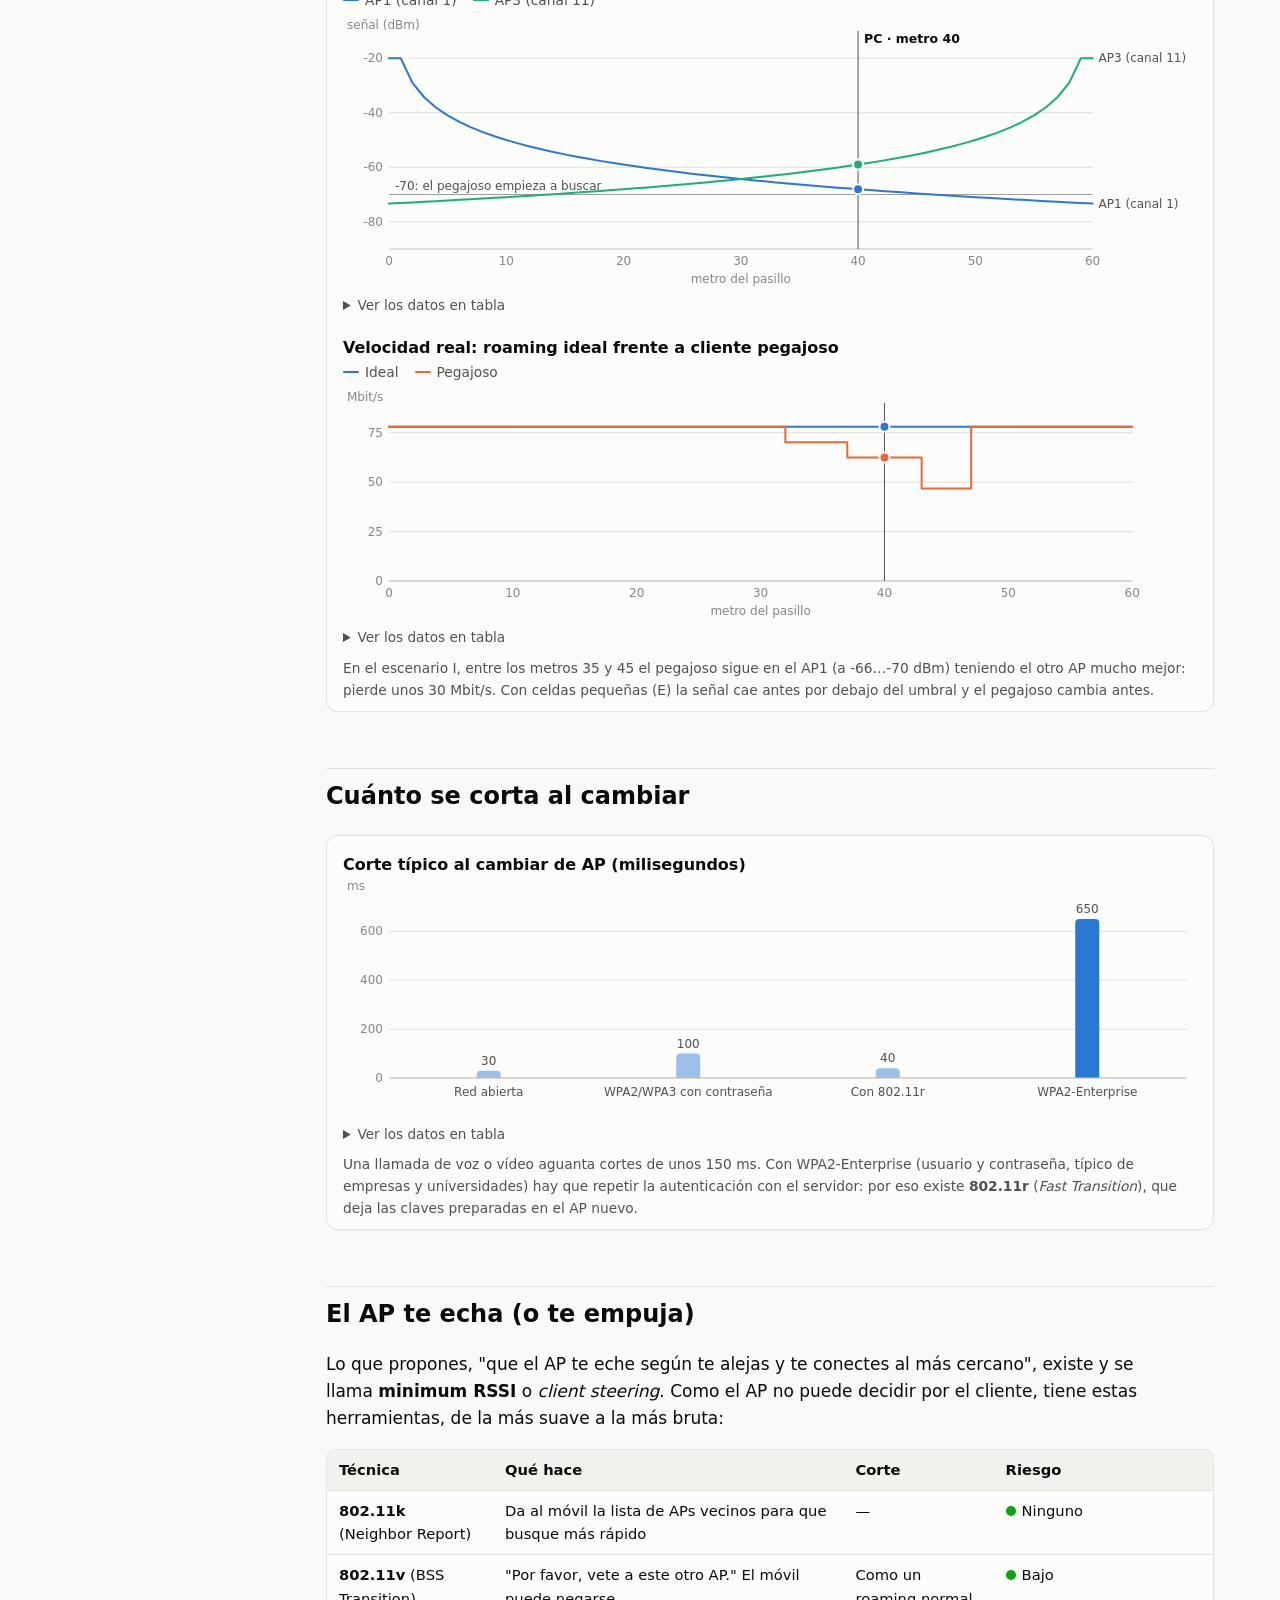
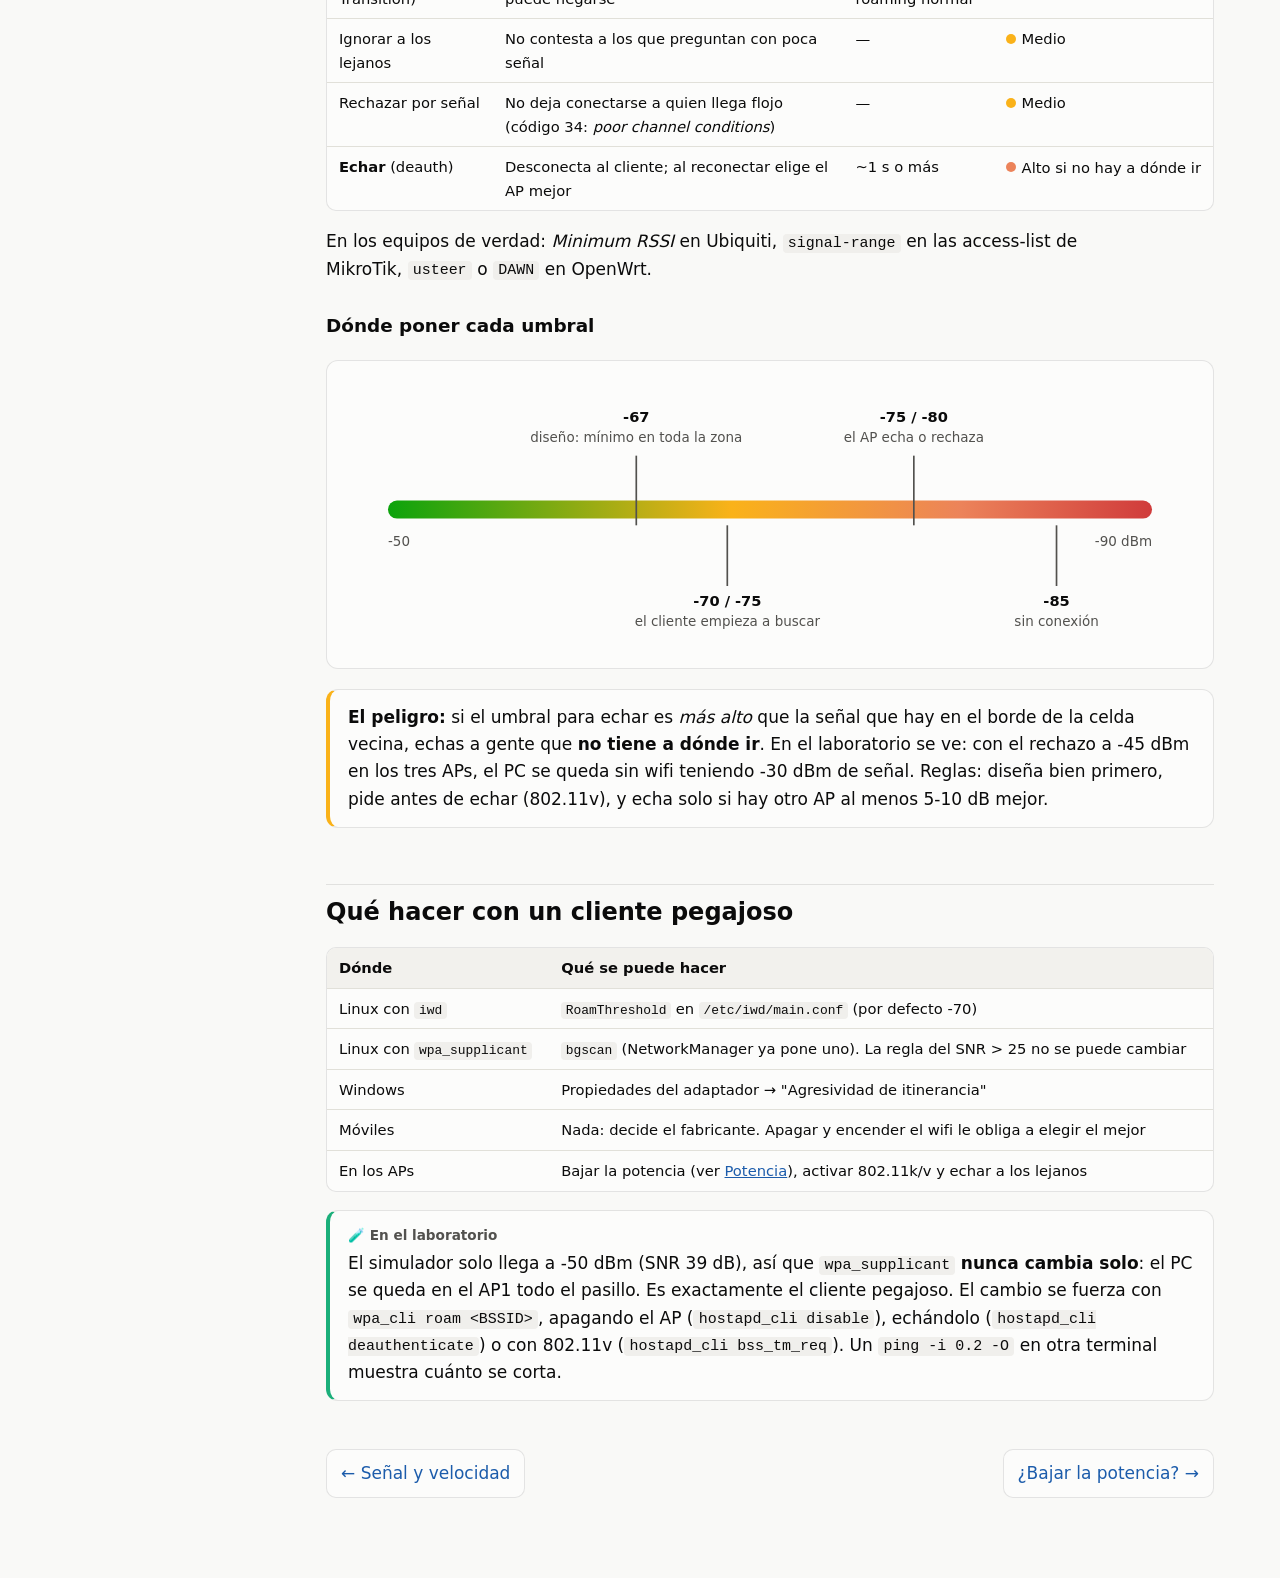
<file: roaming.html>
<!doctype html>
<html lang="es">
<head>
<meta charset="utf-8">
<meta name="viewport" content="width=device-width, initial-scale=1">
<title>Roaming wifi</title>
<meta name="description" content="Cuándo cambia un móvil o un portátil de punto de acceso, el cliente pegajoso, cómo decide Linux y qué puede hacer el AP para echarte o empujarte al AP bueno.">
<link rel="stylesheet" href="assets/style.css">
<script src="assets/app.js"></script>
</head>
<body>
<header class="topbar"><div class="topbar-inner">
  <a class="brand" href="index.html">wifi<span>·</span>por dentro</a>
  <nav class="topnav">
    <a href="index.html">Inicio</a>
    <a href="senal.html">Señal</a>
    <a href="canales.html">Canales</a>
    <a href="velocidad.html">Velocidad</a>
    <a href="roaming.html" class="active">Roaming</a>
    <a href="potencia.html">Potencia</a>
    <a href="analizador.html">Analizador</a>
    <a href="laboratorio.html">Laboratorio</a>
  </nav>
  <button id="theme-toggle" aria-label="Cambiar entre tema claro y oscuro">◐</button>
</div></header>

<div class="layout">
<aside class="toc"><h4>En esta página</h4><ol></ol></aside>
<main>
<span class="tag">4 · Roaming</span>
<h1>Roaming: cambiar de punto de acceso</h1>
<p class="lead">Tienes varios APs con el mismo nombre de red. Te mueves. ¿Cuándo se cambia tu móvil al AP más cercano? Spoiler: más tarde de lo que crees, y el que decide es él.</p>

<h2 id="decide">Quién decide: siempre el cliente</h2>
<p>El AP <strong>no puede</strong> pasarte a otro AP. Solo el móvil o el portátil decide cuándo cambiarse. Y la mayoría son <strong>pegajosos</strong> (<em>sticky clients</em>): no sueltan el AP en el que están mientras "vaya bien", aunque tengan uno mucho mejor al lado.</p>
<p>Así decide Linux (<code>wpa_supplicant</code> 2.12, sacado de su código):</p>
<figure class="diagram">
<svg viewBox="0 0 760 340" role="img" aria-label="Diagrama de decisión de wpa_supplicant: si el SNR actual es mayor de 25 dB no cambia; si no, cambia solo si el otro AP es suficientemente mejor">
  <rect x="270" y="10" width="220" height="40" rx="8" class="b"/>
  <text x="380" y="35" text-anchor="middle">Escanea (bgscan) y ve otro AP</text>
  <path class="ln" d="M380 50 V74 M375 66 l5 8 l5 -8"/>
  <rect x="220" y="76" width="320" height="52" rx="8" class="b"/>
  <text x="380" y="98" text-anchor="middle">¿El AP actual va bien?</text>
  <text x="380" y="117" text-anchor="middle" class="m">SNR &gt; 25 dB  (≈ señal mejor que -64 dBm)</text>
  <path class="ln" d="M540 102 H620 V150 M615 142 l5 8 l5 -8"/>
  <text x="580" y="94" class="m">sí</text>
  <rect x="560" y="152" width="170" height="44" rx="8" style="fill:var(--s2)"/>
  <text x="645" y="179" text-anchor="middle" class="w">NO cambia</text>
  <path class="ln" d="M380 128 V160 M375 152 l5 8 l5 -8"/>
  <text x="390" y="148" class="m">no</text>
  <rect x="160" y="162" width="360" height="52" rx="8" class="b"/>
  <text x="340" y="184" text-anchor="middle">¿El otro se oye más fuerte por al menos…?</text>
  <text x="340" y="203" text-anchor="middle" class="m">5 dB (señal -64…-70) · 4 (-71…-75) · 3 (-76…-80) · 2 (-81…-85) · 1</text>
  <path class="ln" d="M520 188 H556 M548 183 l8 5 l-8 5"/>
  <path class="ln" d="M340 214 V246 M335 238 l5 8 l5 -8"/>
  <text x="350" y="234" class="m">sí</text>
  <text x="528" y="182" class="m">no</text>
  <rect x="250" y="248" width="180" height="44" rx="8" style="fill:var(--s3)"/>
  <text x="340" y="275" text-anchor="middle" class="w">CAMBIA de AP</text>
  <text x="20" y="312" class="m">Excepción: si estima que el otro AP le da más de 5 Mbit/s más (otro ancho de canal, wifi 6…), cambia aunque el actual vaya bien.</text>
  <text x="20" y="328" class="m">Si pierde el AP (lo apagan, le echan…), al reconectar elige el de mejor SNR.</text>
</svg>
</figure>

<h3>Pruébalo: ¿cambiaría Linux?</h3>
<figure class="chart">
  <div class="controls">
    <label>Señal del AP actual <input type="range" id="cur" min="-90" max="-30" value="-66"> <output id="cur-o"></output></label>
    <label>Señal del otro AP <input type="range" id="sel" min="-90" max="-30" value="-58"> <output id="sel-o"></output></label>
  </div>
  <div class="box" id="decision" style="margin:4px 0"></div>
</figure>

<h2 id="paseo">El paseo: muévete por el pasillo</h2>
<p>Arrastra el PC por el pasillo de 60 m (o pulsa ▶). Compara el <strong>roaming ideal</strong> (siempre en el AP que mejor se oye) con un <strong>cliente pegajoso</strong> típico de móvil (solo busca otro AP por debajo de -70 dBm y cambia si es 5 dB mejor).</p>
<figure class="chart">
  <div class="controls">
    <label>Escenario <select id="esc">
      <option value="A">A · 3 APs a 20 dBm cada 30 m</option>
      <option value="I" selected>I · 2 APs a 20 dBm, a 60 m</option>
      <option value="E">E · 5 APs a 5 dBm cada 15 m</option>
      <option value="D">D · 3 APs a 10 dBm cada 30 m</option>
      <option value="C">C · 3 APs, canales solapados 1-3-6</option>
    </select></label>
    <label>Metro <input type="range" id="metro" min="0" max="60" value="40"> <output id="metro-o"></output></label>
    <button id="play" class="seg" style="padding:6px 12px;cursor:pointer;background:var(--surface);color:var(--ink)">▶ Pasear</button>
  </div>
  <div class="stats" id="paseo-stats"></div>
  <p class="ch-title" style="margin-top:14px">Señal de cada AP a lo largo del pasillo</p>
  <div id="g-senales"></div>
  <p class="ch-title" style="margin-top:18px">Velocidad real: roaming ideal frente a cliente pegajoso</p>
  <div id="g-vel"></div>
  <figcaption>En el escenario I, entre los metros 35 y 45 el pegajoso sigue en el AP1 (a -66…-70 dBm) teniendo el otro AP mucho mejor: pierde unos 30 Mbit/s. Con celdas pequeñas (E) la señal cae antes por debajo del umbral y el pegajoso cambia antes.</figcaption>
</figure>

<h2 id="corte">Cuánto se corta al cambiar</h2>
<figure class="chart">
  <p class="ch-title">Corte típico al cambiar de AP (milisegundos)</p>
  <div id="g-corte"></div>
  <figcaption>Una llamada de voz o vídeo aguanta cortes de unos 150 ms. Con WPA2-Enterprise (usuario y contraseña, típico de empresas y universidades) hay que repetir la autenticación con el servidor: por eso existe <strong>802.11r</strong> (<em>Fast Transition</em>), que deja las claves preparadas en el AP nuevo.</figcaption>
</figure>

<h2 id="echar">El AP te echa (o te empuja)</h2>
<p>Lo que propones, "que el AP te eche según te alejas y te conectes al más cercano", existe y se llama <strong>minimum RSSI</strong> o <em>client steering</em>. Como el AP no puede decidir por el cliente, tiene estas herramientas, de la más suave a la más bruta:</p>
<div class="table-wrap"><table>
<tr><th>Técnica</th><th>Qué hace</th><th>Corte</th><th>Riesgo</th></tr>
<tr><td><strong>802.11k</strong> (Neighbor Report)</td><td>Da al móvil la lista de APs vecinos para que busque más rápido</td><td>—</td><td><span class="st st-good">Ninguno</span></td></tr>
<tr><td><strong>802.11v</strong> (BSS Transition)</td><td>"Por favor, vete a este otro AP." El móvil puede negarse</td><td>Como un roaming normal</td><td><span class="st st-good">Bajo</span></td></tr>
<tr><td>Ignorar a los lejanos</td><td>No contesta a los que preguntan con poca señal</td><td>—</td><td><span class="st st-ok">Medio</span></td></tr>
<tr><td>Rechazar por señal</td><td>No deja conectarse a quien llega flojo (código 34: <em>poor channel conditions</em>)</td><td>—</td><td><span class="st st-ok">Medio</span></td></tr>
<tr><td><strong>Echar</strong> (deauth)</td><td>Desconecta al cliente; al reconectar elige el AP mejor</td><td>~1 s o más</td><td><span class="st st-bad">Alto si no hay a dónde ir</span></td></tr>
</table></div>
<p>En los equipos de verdad: <em>Minimum RSSI</em> en Ubiquiti, <code>signal-range</code> en las access-list de MikroTik, <code>usteer</code> o <code>DAWN</code> en OpenWrt.</p>

<h3>Dónde poner cada umbral</h3>
<figure class="diagram">
<svg viewBox="0 0 760 250" role="img" aria-label="Escala de umbrales: diseño a -67 dBm, el cliente busca otro AP a -70 o -75, el AP echa a -75 o -80, sin conexión a -85">
  <defs><linearGradient id="gq" x1="0" x2="1"><stop offset="0" stop-color="#0ca30c"/><stop offset=".45" stop-color="#fab219"/><stop offset=".75" stop-color="#ec835a"/><stop offset="1" stop-color="#d03b3b"/></linearGradient></defs>
  <rect x="40" y="110" width="680" height="16" rx="8" fill="url(#gq)"/>
  <text x="40" y="150" class="m">-50</text><text x="720" y="150" text-anchor="end" class="m">-90 dBm</text>
  <g><line x1="261" y1="70" x2="261" y2="132" class="ln"/><text x="261" y="40" text-anchor="middle" style="font-weight:700">-67</text><text x="261" y="58" text-anchor="middle" class="m">diseño: mínimo en toda la zona</text></g>
  <g><line x1="342" y1="132" x2="342" y2="186" class="ln"/><text x="342" y="204" text-anchor="middle" style="font-weight:700">-70 / -75</text><text x="342" y="222" text-anchor="middle" class="m">el cliente empieza a buscar</text></g>
  <g><line x1="508" y1="70" x2="508" y2="132" class="ln"/><text x="508" y="40" text-anchor="middle" style="font-weight:700">-75 / -80</text><text x="508" y="58" text-anchor="middle" class="m">el AP echa o rechaza</text></g>
  <g><line x1="635" y1="132" x2="635" y2="186" class="ln"/><text x="635" y="204" text-anchor="middle" style="font-weight:700">-85</text><text x="635" y="222" text-anchor="middle" class="m">sin conexión</text></g>
</svg>
</figure>
<div class="box warn"><strong>El peligro:</strong> si el umbral para echar es <em>más alto</em> que la señal que hay en el borde de la celda vecina, echas a gente que <strong>no tiene a dónde ir</strong>. En el laboratorio se ve: con el rechazo a -45 dBm en los tres APs, el PC se queda sin wifi teniendo -30 dBm de señal. Reglas: diseña bien primero, pide antes de echar (802.11v), y echa solo si hay otro AP al menos 5-10 dB mejor.</div>

<h2 id="pegajoso">Qué hacer con un cliente pegajoso</h2>
<div class="table-wrap"><table>
<tr><th>Dónde</th><th>Qué se puede hacer</th></tr>
<tr><td>Linux con <code>iwd</code></td><td><code>RoamThreshold</code> en <code>/etc/iwd/main.conf</code> (por defecto -70)</td></tr>
<tr><td>Linux con <code>wpa_supplicant</code></td><td><code>bgscan</code> (NetworkManager ya pone uno). La regla del SNR &gt; 25 no se puede cambiar</td></tr>
<tr><td>Windows</td><td>Propiedades del adaptador → "Agresividad de itinerancia"</td></tr>
<tr><td>Móviles</td><td>Nada: decide el fabricante. Apagar y encender el wifi le obliga a elegir el mejor</td></tr>
<tr><td>En los APs</td><td>Bajar la potencia (ver <a href="potencia.html">Potencia</a>), activar 802.11k/v y echar a los lejanos</td></tr>
</table></div>

<div class="box lab">El simulador solo llega a -50 dBm (SNR 39 dB), así que <code>wpa_supplicant</code> <strong>nunca cambia solo</strong>: el PC se queda en el AP1 todo el pasillo. Es exactamente el cliente pegajoso. El cambio se fuerza con <code>wpa_cli roam &lt;BSSID&gt;</code>, apagando el AP (<code>hostapd_cli disable</code>), echándolo (<code>hostapd_cli deauthenticate</code>) o con 802.11v (<code>hostapd_cli bss_tm_req</code>). Un <code>ping -i 0.2 -O</code> en otra terminal muestra cuánto se corta.</div>

<div class="next"><a href="velocidad.html">← Señal y velocidad</a><a href="potencia.html">¿Bajar la potencia? →</a></div>
</main>
</div>

<script>
// ¿Cambiaría Linux?
const cur = document.getElementById("cur"), sel = document.getElementById("sel");
function pintarDecision() {
  const c = +cur.value, s = +sel.value;
  document.getElementById("cur-o").textContent = c + " dBm";
  document.getElementById("sel-o").textContent = s + " dBm";
  const snr = c + 89;
  const min = c < -85 ? 1 : c < -80 ? 2 : c < -75 ? 3 : c < -70 ? 4 : 5;
  const diff = s - c;
  const d = document.getElementById("decision");
  d.replaceChildren();
  const t = htmlEl("strong", {}, d);
  const p = htmlEl("p", { style: "margin:4px 0 0" }, d);
  if (snr > 25) {
    t.className = "st st-bad"; t.textContent = "No cambia";
    p.textContent = `El AP actual tiene SNR ${snr} dB (con el ruido que supone Linux, -89 dBm), más de 25: "va bien". Le da igual que el otro esté ${diff > 0 ? diff + " dB mejor" : "peor"}.`;
  } else if (diff >= min) {
    t.className = "st st-good"; t.textContent = "Cambia de AP";
    p.textContent = `El actual va justo (SNR ${snr} dB) y el otro es ${diff} dB mejor; con ${c} dBm le basta con ${min} dB de diferencia.`;
  } else {
    t.className = "st st-bad"; t.textContent = "No cambia";
    p.textContent = `El actual va justo (SNR ${snr} dB), pero el otro solo es ${diff} dB mejor y necesita ${min} dB. (Versión simplificada: sin la estimación de velocidad.)`;
  }
}
[cur, sel].forEach((e) => e.addEventListener("input", pintarDecision));
pintarDecision();

// Paseo
const COLOR_AP = { AP1: color(1), AP2: color(2), AP3: color(3), AP4: color(4), AP5: color(5) };
const esc = document.getElementById("esc"), metro = document.getElementById("metro");
function pintarPaseo() {
  const e = ESCENARIOS[esc.value];
  const x = +metro.value;
  document.getElementById("metro-o").textContent = x + " m";
  const p = paseo(e.aps);
  const mios = e.aps.filter((a) => a.mio);
  const f = p.filas[x];
  const st = document.getElementById("paseo-stats");
  st.replaceChildren();
  const tile = (l, v, dsc) => {
    const s = htmlEl("div", { class: "stat" }, st);
    htmlEl("div", { class: "s-l" }, s, l);
    htmlEl("div", { class: "s-v" }, s, v);
    htmlEl("div", { class: "s-d" }, s, dsc);
  };
  tile("Roaming ideal", f.mejor, fmt0(f.ideal.s) + " dBm · " + fmt0(f.ideal.real) + " Mbit/s");
  tile("Cliente pegajoso", f.pegado, fmt0(f.peg.s) + " dBm · " + fmt0(f.peg.real) + " Mbit/s");
  tile("Pierde el pegajoso", fmt0(f.ideal.real - f.peg.real) + " Mbit/s", f.pegado === f.mejor ? "está en el AP bueno" : "sigue en un AP lejano");
  graficaLineas(document.getElementById("g-senales"), {
    aria: "Señal de cada AP a lo largo del pasillo",
    series: mios.map((a) => ({ name: a.nombre + " (canal " + a.canal + ")", color: COLOR_AP[a.nombre], data: p.filas.map((r) => [r.x, r.sen[a.nombre]]) })),
    x: { min: 0, max: 60, label: "metro del pasillo", unit: "m" },
    y: { min: -90, max: -10, label: "señal (dBm)", tt: (v) => fmt0(v) + " dBm" },
    refs: [{ y: -70, label: "-70: el pegajoso empieza a buscar" }],
    vline: { x, label: "PC · metro " + x },
    height: 270,
  });
  graficaLineas(document.getElementById("g-vel"), {
    aria: "Velocidad del roaming ideal frente al cliente pegajoso",
    series: [
      { name: "Ideal", color: color(1), data: p.filas.map((r) => [r.x, r.ideal.real]) },
      { name: "Pegajoso", color: color(2), data: p.filas.map((r) => [r.x, r.peg.real]) },
    ],
    x: { min: 0, max: 60, label: "metro del pasillo", unit: "m" },
    y: { min: 0, max: 90, label: "Mbit/s", tt: (v, i, k) => fmt0(v) + " Mbit/s · " + (k === 0 ? p.filas[i].mejor : p.filas[i].pegado) },
    vline: { x }, step: true, height: 230,
  });
}
esc.addEventListener("input", pintarPaseo);
metro.addEventListener("input", pintarPaseo);
registrar(pintarPaseo);
let anim = null;
document.getElementById("play").addEventListener("click", (ev) => {
  if (anim) { clearInterval(anim); anim = null; ev.target.textContent = "▶ Pasear"; return; }
  if (+metro.value >= 60) metro.value = 0;
  ev.target.textContent = "⏸ Parar";
  anim = setInterval(() => {
    metro.value = +metro.value + 1;
    pintarPaseo();
    if (+metro.value >= 60) { clearInterval(anim); anim = null; ev.target.textContent = "▶ Pasear"; }
  }, 160);
});

registrar(() => graficaBarras(document.getElementById("g-corte"), {
  aria: "Corte típico al cambiar de AP según el tipo de red",
  categorias: ["Red abierta", "WPA2/WPA3 con contraseña", "Con 802.11r", "WPA2-Enterprise"],
  series: [{ name: "Corte", color: color(1), values: [30, 100, 40, 650] }],
  y: { label: "ms", fmt: fmt0, unit: " ms" }, xLabel: "Tipo de red",
  etiquetas: true, height: 240, resaltar: 3, rotar: window.innerWidth < 560,
}));
</script>
</body>
</html>
</file>
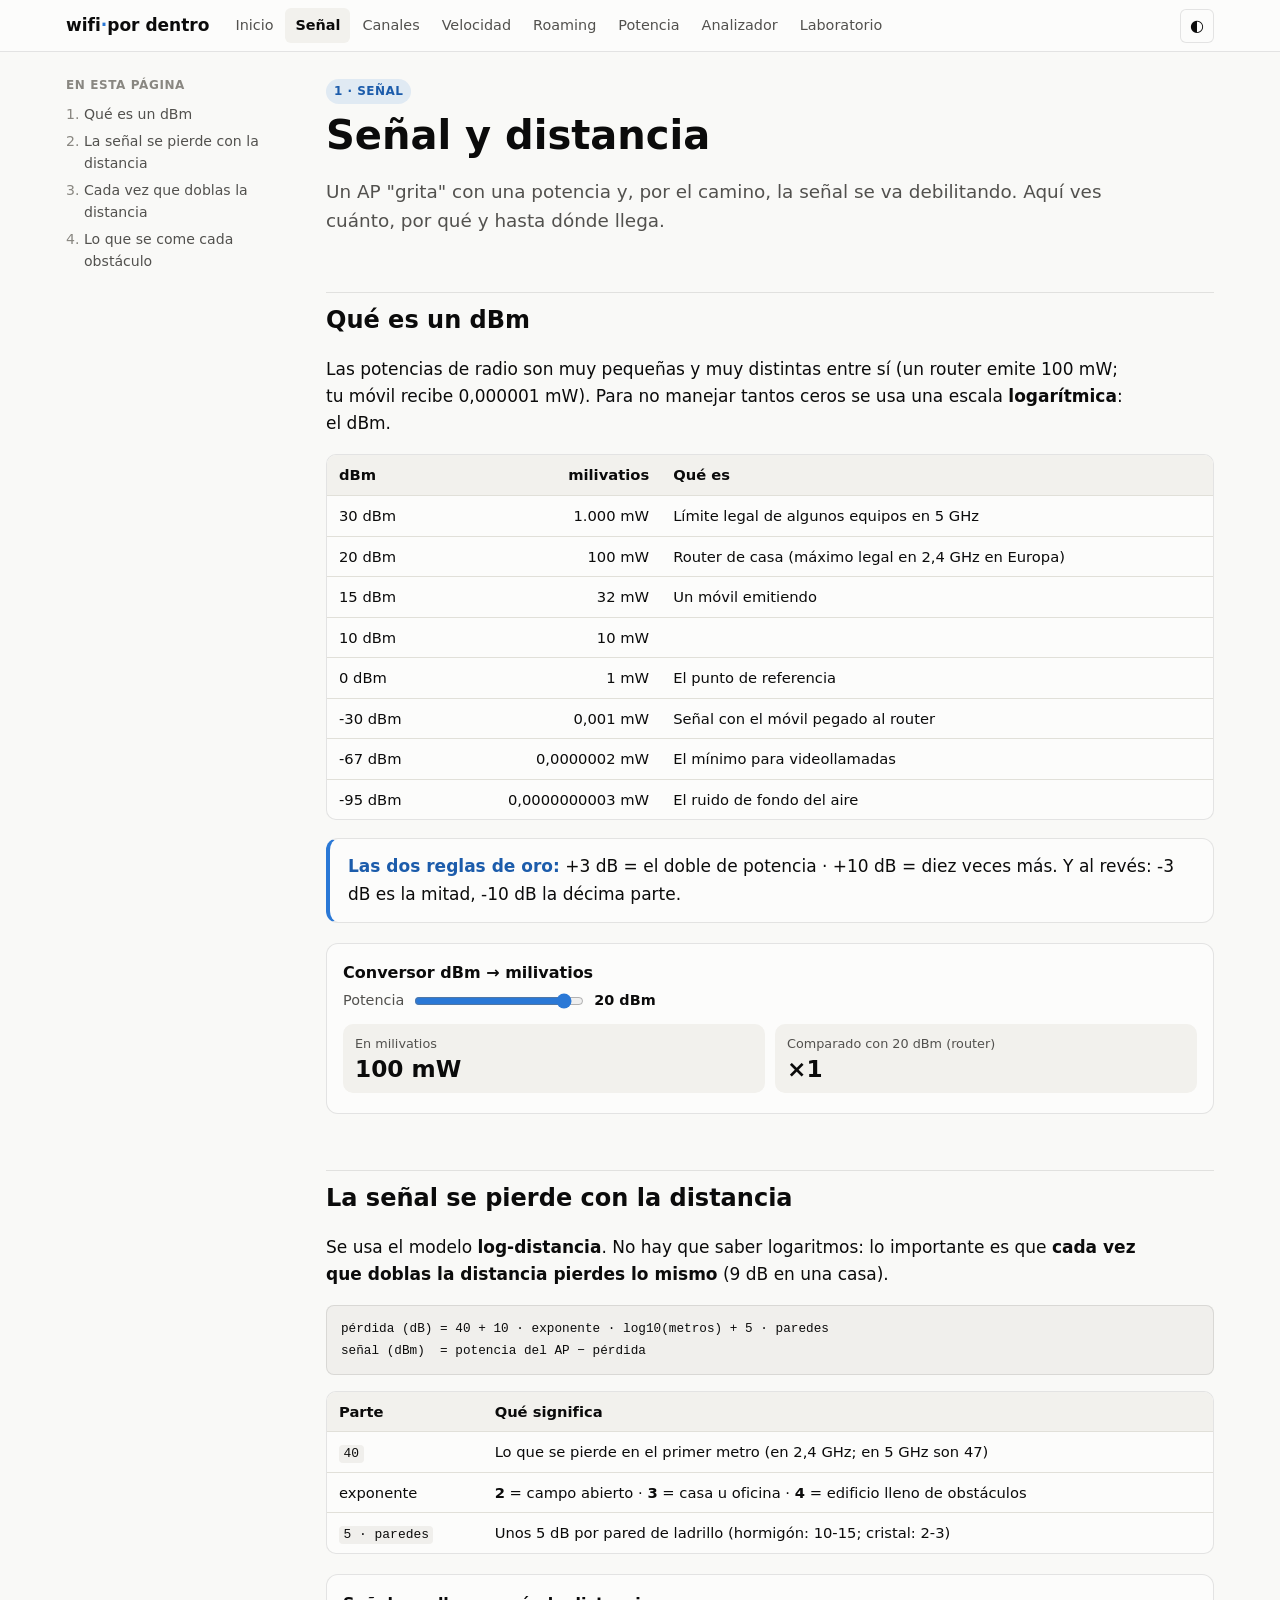
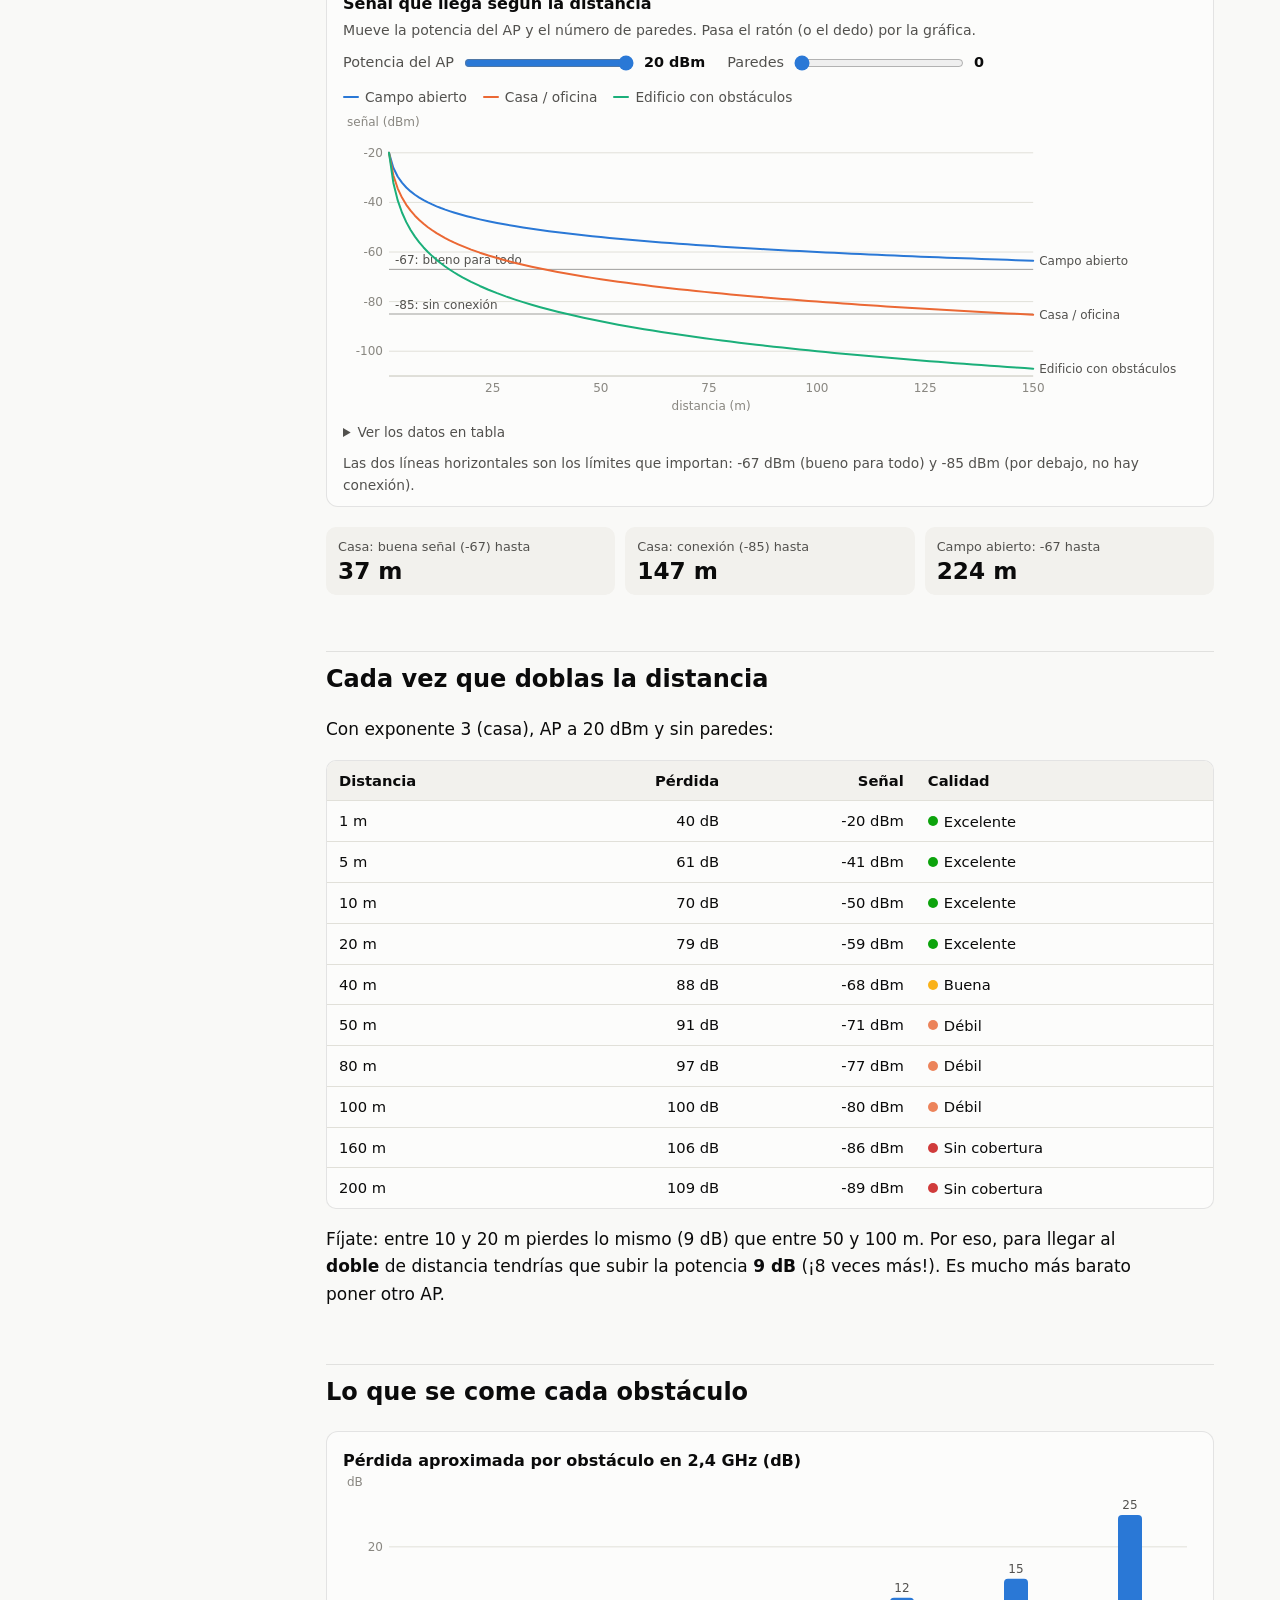
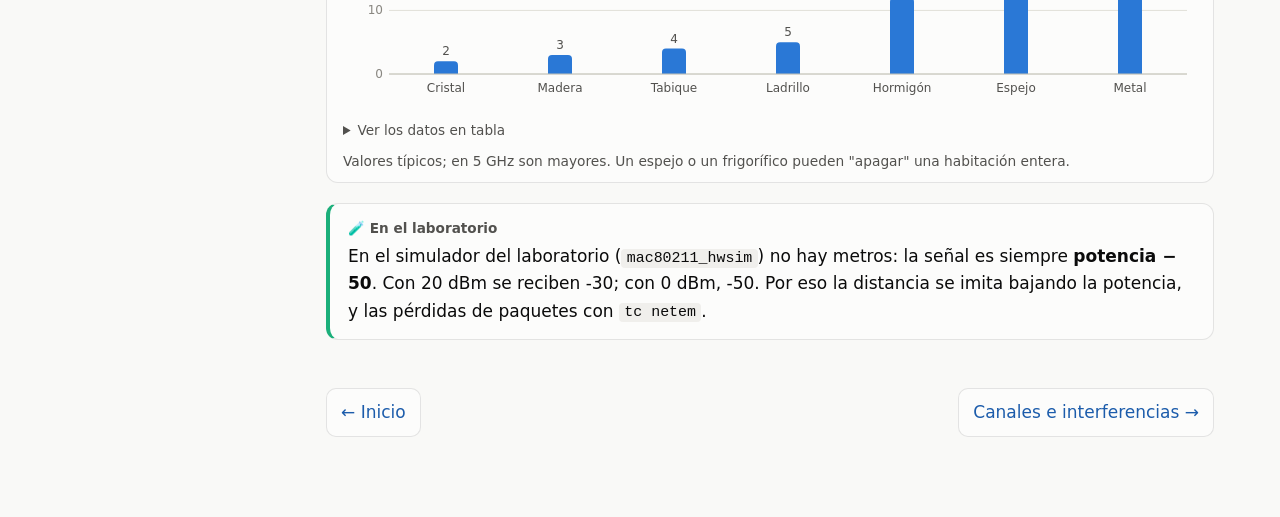
<file: senal.html>
<!doctype html>
<html lang="es">
<head>
<meta charset="utf-8">
<meta name="viewport" content="width=device-width, initial-scale=1">
<title>Señal y distancia</title>
<meta name="description" content="Qué es un dBm, cuánta señal se pierde con la distancia y las paredes y hasta dónde llega un punto de acceso wifi.">
<link rel="stylesheet" href="assets/style.css">
<script src="assets/app.js"></script>
</head>
<body>
<header class="topbar"><div class="topbar-inner">
  <a class="brand" href="index.html">wifi<span>·</span>por dentro</a>
  <nav class="topnav">
    <a href="index.html">Inicio</a>
    <a href="senal.html" class="active">Señal</a>
    <a href="canales.html">Canales</a>
    <a href="velocidad.html">Velocidad</a>
    <a href="roaming.html">Roaming</a>
    <a href="potencia.html">Potencia</a>
    <a href="analizador.html">Analizador</a>
    <a href="laboratorio.html">Laboratorio</a>
  </nav>
  <button id="theme-toggle" aria-label="Cambiar entre tema claro y oscuro">◐</button>
</div></header>

<div class="layout">
<aside class="toc"><h4>En esta página</h4><ol></ol></aside>
<main>
<span class="tag">1 · Señal</span>
<h1>Señal y distancia</h1>
<p class="lead">Un AP "grita" con una potencia y, por el camino, la señal se va debilitando. Aquí ves cuánto, por qué y hasta dónde llega.</p>

<h2 id="dbm">Qué es un dBm</h2>
<p>Las potencias de radio son muy pequeñas y muy distintas entre sí (un router emite 100 mW; tu móvil recibe 0,000001 mW). Para no manejar tantos ceros se usa una escala <strong>logarítmica</strong>: el dBm.</p>
<div class="table-wrap"><table>
<tr><th>dBm</th><th class="n">milivatios</th><th>Qué es</th></tr>
<tr><td>30 dBm</td><td class="n">1.000 mW</td><td>Límite legal de algunos equipos en 5 GHz</td></tr>
<tr><td>20 dBm</td><td class="n">100 mW</td><td>Router de casa (máximo legal en 2,4 GHz en Europa)</td></tr>
<tr><td>15 dBm</td><td class="n">32 mW</td><td>Un móvil emitiendo</td></tr>
<tr><td>10 dBm</td><td class="n">10 mW</td><td></td></tr>
<tr><td>0 dBm</td><td class="n">1 mW</td><td>El punto de referencia</td></tr>
<tr><td>-30 dBm</td><td class="n">0,001 mW</td><td>Señal con el móvil pegado al router</td></tr>
<tr><td>-67 dBm</td><td class="n">0,0000002 mW</td><td>El mínimo para videollamadas</td></tr>
<tr><td>-95 dBm</td><td class="n">0,0000000003 mW</td><td>El ruido de fondo del aire</td></tr>
</table></div>
<div class="box key"><strong>Las dos reglas de oro:</strong> +3 dB = el doble de potencia · +10 dB = diez veces más. Y al revés: -3 dB es la mitad, -10 dB la décima parte.</div>

<figure class="chart">
  <p class="ch-title">Conversor dBm → milivatios</p>
  <div class="controls"><label>Potencia <input type="range" id="conv" min="-100" max="30" value="20" step="1"> <output id="conv-o"></output></label></div>
  <div class="stats">
    <div class="stat"><div class="s-l">En milivatios</div><div class="s-v" id="conv-mw"></div></div>
    <div class="stat"><div class="s-l">Comparado con 20 dBm (router)</div><div class="s-v" id="conv-rel"></div></div>
  </div>
</figure>

<h2 id="distancia">La señal se pierde con la distancia</h2>
<p>Se usa el modelo <strong>log-distancia</strong>. No hay que saber logaritmos: lo importante es que <strong>cada vez que doblas la distancia pierdes lo mismo</strong> (9 dB en una casa).</p>
<pre><code>pérdida (dB) = 40 + 10 · exponente · log10(metros) + 5 · paredes
señal (dBm)  = potencia del AP − pérdida</code></pre>
<div class="table-wrap"><table>
<tr><th>Parte</th><th>Qué significa</th></tr>
<tr><td><code>40</code></td><td>Lo que se pierde en el primer metro (en 2,4 GHz; en 5 GHz son 47)</td></tr>
<tr><td>exponente</td><td><strong>2</strong> = campo abierto · <strong>3</strong> = casa u oficina · <strong>4</strong> = edificio lleno de obstáculos</td></tr>
<tr><td><code>5 · paredes</code></td><td>Unos 5 dB por pared de ladrillo (hormigón: 10-15; cristal: 2-3)</td></tr>
</table></div>

<figure class="chart">
  <p class="ch-title">Señal que llega según la distancia</p>
  <p class="ch-sub">Mueve la potencia del AP y el número de paredes. Pasa el ratón (o el dedo) por la gráfica.</p>
  <div class="controls">
    <label>Potencia del AP <input type="range" id="pot" min="0" max="20" value="20"> <output id="pot-o"></output></label>
    <label>Paredes <input type="range" id="par" min="0" max="5" value="0"> <output id="par-o"></output></label>
  </div>
  <div id="g-distancia"></div>
  <figcaption>Las dos líneas horizontales son los límites que importan: -67 dBm (bueno para todo) y -85 dBm (por debajo, no hay conexión).</figcaption>
</figure>

<div class="stats" id="radios"></div>

<h2 id="doblar">Cada vez que doblas la distancia</h2>
<p>Con exponente 3 (casa), AP a 20 dBm y sin paredes:</p>
<div class="table-wrap"><table id="t-doblar">
<tr><th>Distancia</th><th class="n">Pérdida</th><th class="n">Señal</th><th>Calidad</th></tr>
</table></div>
<p>Fíjate: entre 10 y 20 m pierdes lo mismo (9 dB) que entre 50 y 100 m. Por eso, para llegar al <strong>doble</strong> de distancia tendrías que subir la potencia <strong>9 dB</strong> (¡8 veces más!). Es mucho más barato poner otro AP.</p>

<h2 id="paredes">Lo que se come cada obstáculo</h2>
<figure class="chart">
  <p class="ch-title">Pérdida aproximada por obstáculo en 2,4 GHz (dB)</p>
  <div id="g-obstaculos"></div>
  <figcaption>Valores típicos; en 5 GHz son mayores. Un espejo o un frigorífico pueden "apagar" una habitación entera.</figcaption>
</figure>

<div class="box lab">En el simulador del laboratorio (<code>mac80211_hwsim</code>) no hay metros: la señal es siempre <strong>potencia − 50</strong>. Con 20 dBm se reciben -30; con 0 dBm, -50. Por eso la distancia se imita bajando la potencia, y las pérdidas de paquetes con <code>tc netem</code>.</div>

<div class="next"><a href="index.html">← Inicio</a><a href="canales.html">Canales e interferencias →</a></div>
</main>
</div>

<script>
// Conversor
const conv = document.getElementById("conv");
function pintarConv() {
  const v = +conv.value;
  document.getElementById("conv-o").textContent = v + " dBm";
  const mw = aMw(v);
  document.getElementById("conv-mw").textContent = mw >= 0.01 ? fmt1(mw) + " mW" : mw.toExponential(1).replace("e", " × 10^") + " mW";
  const rel = Math.pow(10, (v - 20) / 10);
  document.getElementById("conv-rel").textContent = rel >= 1 ? "×" + fmt1(rel) : "1/" + fmt0(1 / rel);
}
conv.addEventListener("input", pintarConv);
pintarConv();

// Gráfica de distancia: 3 entornos
const pot = document.getElementById("pot"), par = document.getElementById("par");
const xs = []; for (let d = 1; d <= 150; d += (d < 20 ? 1 : 2)) xs.push(d);
function pintarDistancia() {
  const P = +pot.value, W = +par.value;
  document.getElementById("pot-o").textContent = P + " dBm";
  document.getElementById("par-o").textContent = W;
  const entornos = [["Campo abierto", 2, color(1)], ["Casa / oficina", 3, color(2)], ["Edificio con obstáculos", 4, color(3)]];
  graficaLineas(document.getElementById("g-distancia"), {
    aria: "Señal recibida en función de la distancia para tres entornos",
    series: entornos.map(([n, e, c]) => ({ name: n, color: c, data: xs.map((d) => [d, senal(P, d, e, W)]) })),
    x: { min: 1, max: 150, label: "distancia (m)", unit: "m" },
    y: { min: -110, max: -10, label: "señal (dBm)", tt: (v) => fmt0(v) + " dBm · " + calidad(v).t },
    refs: [{ y: -67, label: "-67: bueno para todo" }, { y: -85, label: "-85: sin conexión" }],
  });
  const r = (u, e) => Math.pow(10, (P - u - 40 - 5 * W) / (10 * e));
  const radios = document.getElementById("radios");
  radios.replaceChildren();
  [["Casa: buena señal (-67) hasta", r(-67, 3)], ["Casa: conexión (-85) hasta", r(-85, 3)], ["Campo abierto: -67 hasta", r(-67, 2)]].forEach(([l, v]) => {
    const s = htmlEl("div", { class: "stat" }, radios);
    htmlEl("div", { class: "s-l" }, s, l);
    htmlEl("div", { class: "s-v" }, s, (v < 1 ? "< 1" : fmt0(v)) + " m");
  });
}
pot.addEventListener("input", pintarDistancia);
par.addEventListener("input", pintarDistancia);
registrar(pintarDistancia);

// Tabla de doblar distancia
const t = document.getElementById("t-doblar");
[1, 5, 10, 20, 40, 50, 80, 100, 160, 200].forEach((d) => {
  const s = senal(20, d), q = calidad(s);
  const tr = htmlEl("tr", {}, t);
  htmlEl("td", {}, tr, d + " m");
  htmlEl("td", { class: "n" }, tr, fmt0(20 - s) + " dB");
  htmlEl("td", { class: "n" }, tr, fmt0(s) + " dBm");
  const td = htmlEl("td", {}, tr);
  htmlEl("span", { class: "st " + q.c }, td, q.t);
});

// Obstáculos (una sola serie: sin leyenda, el título la nombra)
registrar(() => graficaBarras(document.getElementById("g-obstaculos"), {
  aria: "Pérdida por obstáculo",
  categorias: ["Cristal", "Madera", "Tabique", "Ladrillo", "Hormigón", "Espejo", "Metal"],
  series: [{ name: "Pérdida", color: color(1), values: [2, 3, 4, 5, 12, 15, 25] }],
  y: { label: "dB", fmt: fmt0, unit: " dB" },
  xLabel: "Obstáculo",
  etiquetas: true, height: 240, rotar: window.innerWidth < 560,
}));
</script>
</body>
</html>
</file>
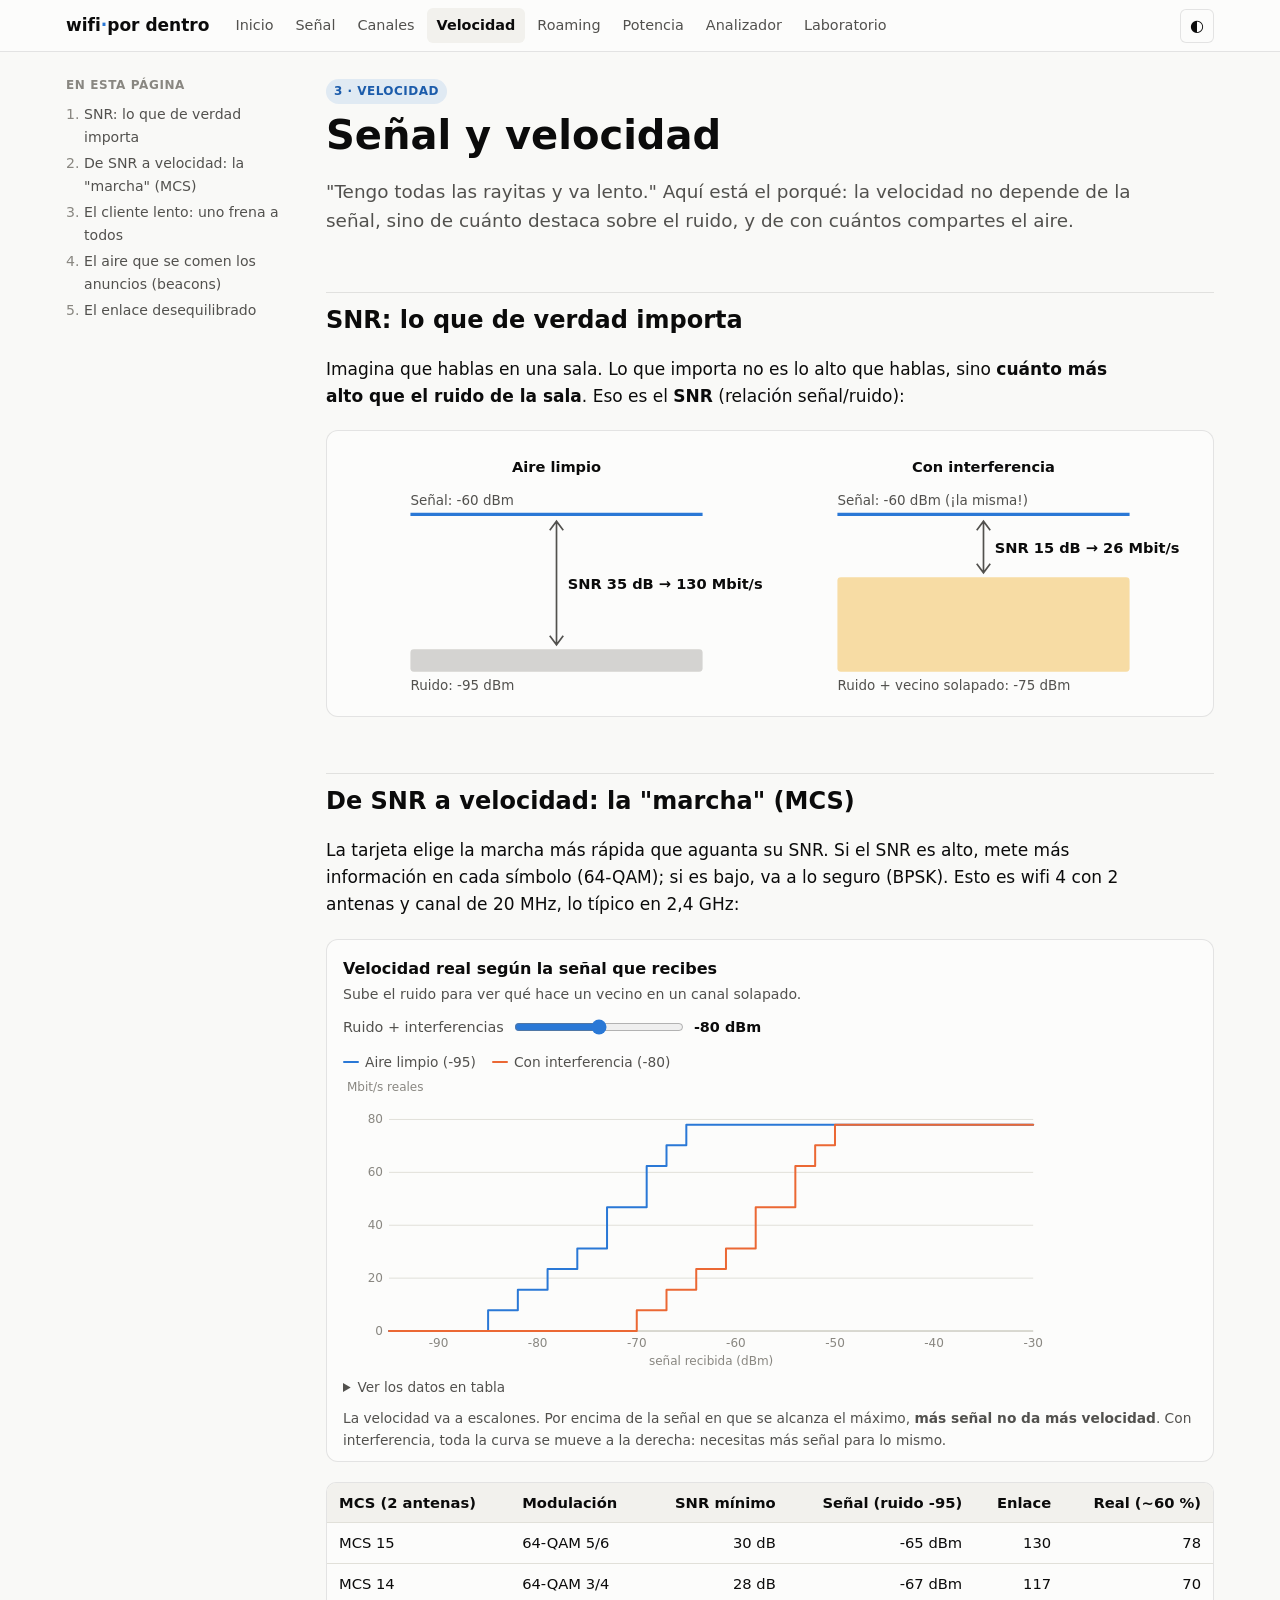
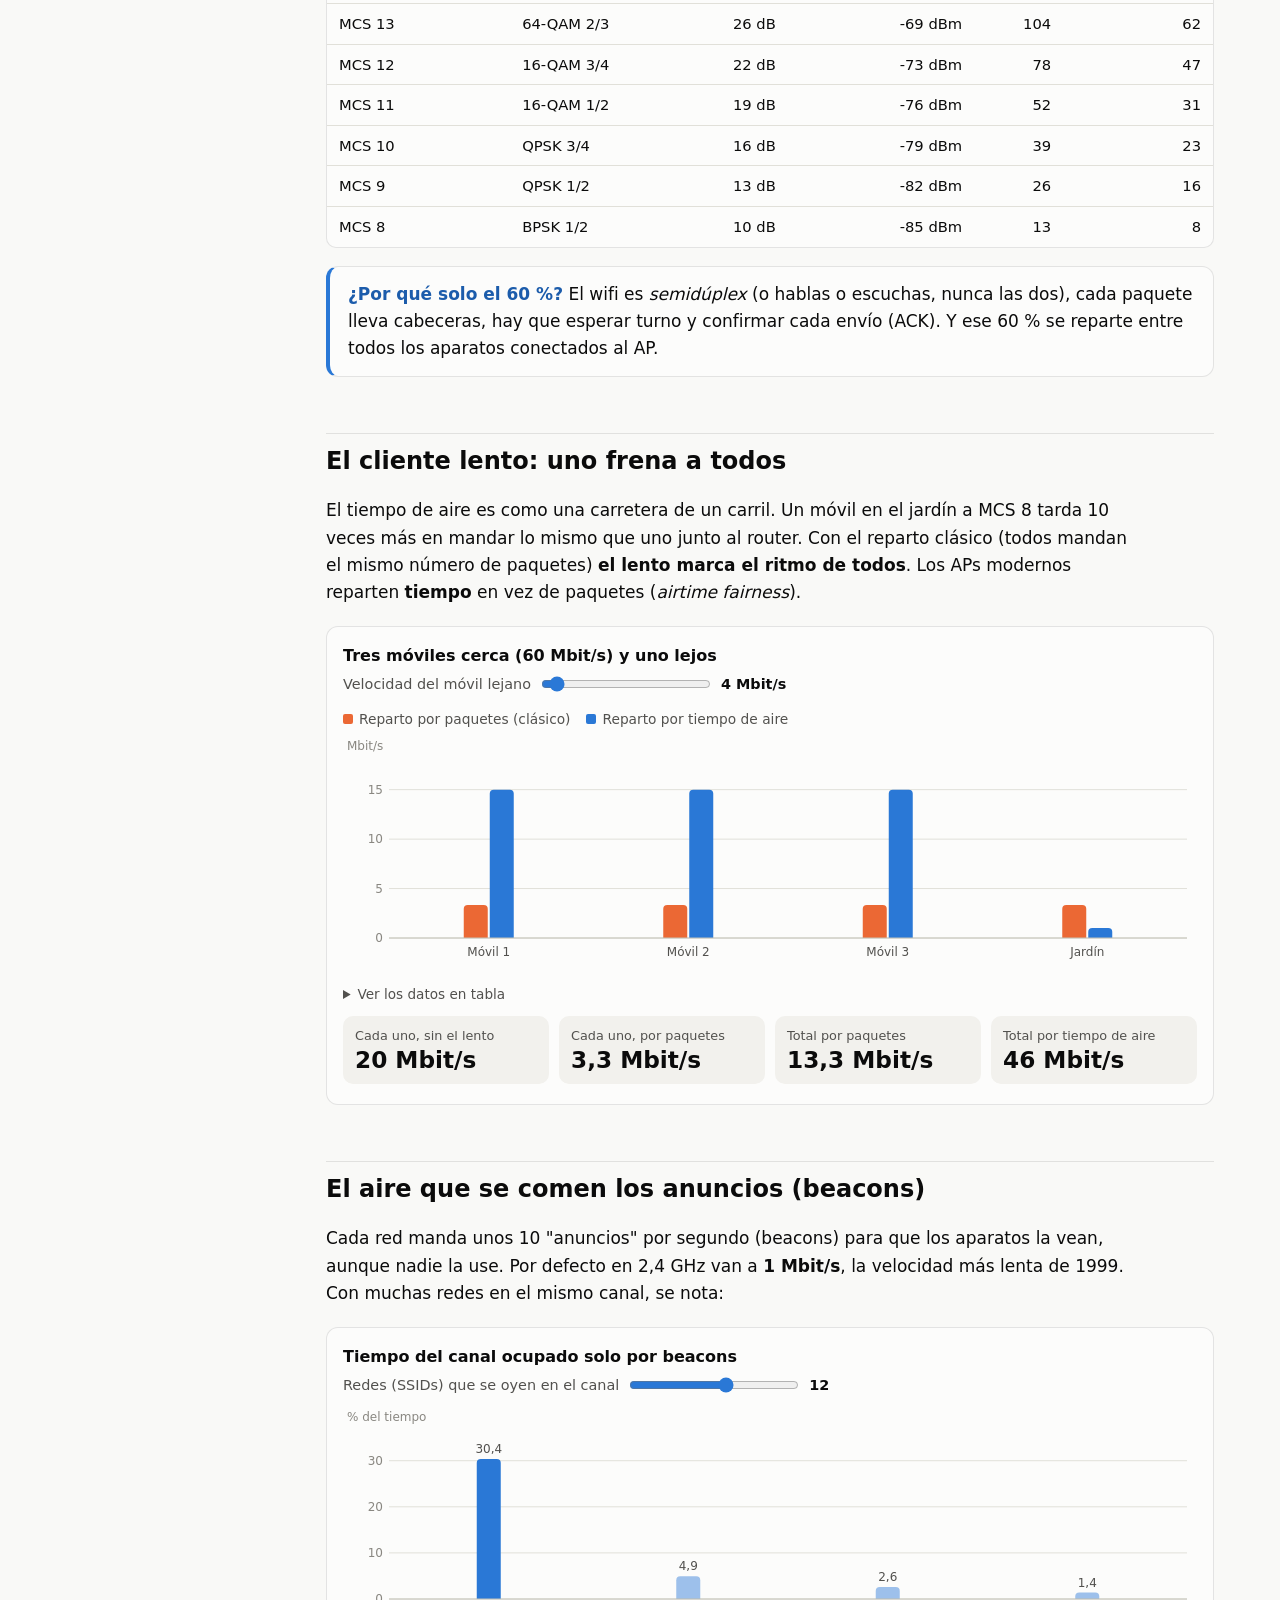
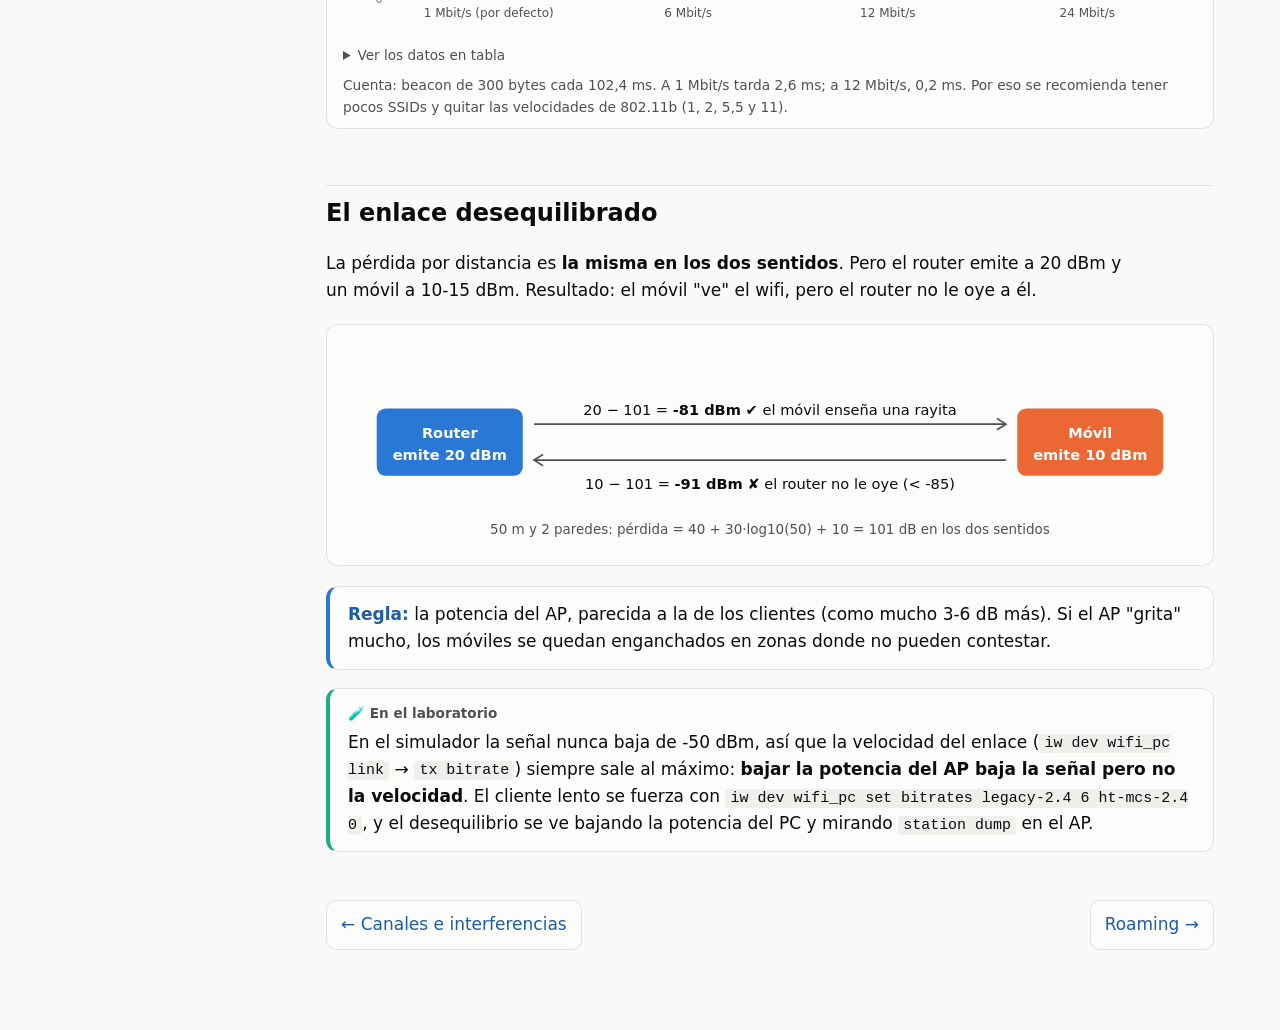
<file: velocidad.html>
<!doctype html>
<html lang="es">
<head>
<meta charset="utf-8">
<meta name="viewport" content="width=device-width, initial-scale=1">
<title>Señal y velocidad</title>
<meta name="description" content="Cómo se convierte la señal wifi en velocidad: SNR, MCS, por qué más señal no siempre es más rápido, el cliente lento y el tiempo de aire de los beacons.">
<link rel="stylesheet" href="assets/style.css">
<script src="assets/app.js"></script>
</head>
<body>
<header class="topbar"><div class="topbar-inner">
  <a class="brand" href="index.html">wifi<span>·</span>por dentro</a>
  <nav class="topnav">
    <a href="index.html">Inicio</a>
    <a href="senal.html">Señal</a>
    <a href="canales.html">Canales</a>
    <a href="velocidad.html" class="active">Velocidad</a>
    <a href="roaming.html">Roaming</a>
    <a href="potencia.html">Potencia</a>
    <a href="analizador.html">Analizador</a>
    <a href="laboratorio.html">Laboratorio</a>
  </nav>
  <button id="theme-toggle" aria-label="Cambiar entre tema claro y oscuro">◐</button>
</div></header>

<div class="layout">
<aside class="toc"><h4>En esta página</h4><ol></ol></aside>
<main>
<span class="tag">3 · Velocidad</span>
<h1>Señal y velocidad</h1>
<p class="lead">"Tengo todas las rayitas y va lento." Aquí está el porqué: la velocidad no depende de la señal, sino de cuánto destaca sobre el ruido, y de con cuántos compartes el aire.</p>

<h2 id="snr">SNR: lo que de verdad importa</h2>
<p>Imagina que hablas en una sala. Lo que importa no es lo alto que hablas, sino <strong>cuánto más alto que el ruido de la sala</strong>. Eso es el <strong>SNR</strong> (relación señal/ruido):</p>
<figure class="diagram">
<svg viewBox="0 0 760 230" role="img" aria-label="La señal a -60 dBm está 35 dB por encima del ruido de -95 dBm; con interferencia el ruido sube a -75 y el SNR baja a 15 dB">
  <text x="190" y="22" text-anchor="middle" style="font-weight:700">Aire limpio</text>
  <text x="570" y="22" text-anchor="middle" style="font-weight:700">Con interferencia</text>
  <line x1="60" y1="60" x2="320" y2="60" style="stroke:var(--s1);stroke-width:3"/>
  <text x="60" y="52" class="m">Señal: -60 dBm</text>
  <rect x="60" y="180" width="260" height="20" rx="3" style="fill:var(--muted);opacity:.35"/>
  <text x="60" y="216" class="m">Ruido: -95 dBm</text>
  <path class="ln" d="M190 66 V176 M184 74 l6 -8 l6 8 M184 168 l6 8 l6 -8"/>
  <text x="200" y="126" style="font-weight:700">SNR 35 dB → 130 Mbit/s</text>
  <line x1="440" y1="60" x2="700" y2="60" style="stroke:var(--s1);stroke-width:3"/>
  <text x="440" y="52" class="m">Señal: -60 dBm (¡la misma!)</text>
  <rect x="440" y="116" width="260" height="84" rx="3" style="fill:var(--s4);opacity:.35"/>
  <text x="440" y="216" class="m">Ruido + vecino solapado: -75 dBm</text>
  <path class="ln" d="M570 66 V112 M564 74 l6 -8 l6 8 M564 104 l6 8 l6 -8"/>
  <text x="580" y="94" style="font-weight:700">SNR 15 dB → 26 Mbit/s</text>
</svg>
</figure>

<h2 id="mcs">De SNR a velocidad: la "marcha" (MCS)</h2>
<p>La tarjeta elige la marcha más rápida que aguanta su SNR. Si el SNR es alto, mete más información en cada símbolo (64-QAM); si es bajo, va a lo seguro (BPSK). Esto es wifi 4 con 2 antenas y canal de 20 MHz, lo típico en 2,4 GHz:</p>
<figure class="chart">
  <p class="ch-title">Velocidad real según la señal que recibes</p>
  <p class="ch-sub">Sube el ruido para ver qué hace un vecino en un canal solapado.</p>
  <div class="controls">
    <label>Ruido + interferencias <input type="range" id="ruido" min="-95" max="-65" value="-80"> <output id="ruido-o"></output></label>
  </div>
  <div id="g-mcs"></div>
  <figcaption>La velocidad va a escalones. Por encima de la señal en que se alcanza el máximo, <strong>más señal no da más velocidad</strong>. Con interferencia, toda la curva se mueve a la derecha: necesitas más señal para lo mismo.</figcaption>
</figure>
<div class="table-wrap"><table>
<tr><th>MCS (2 antenas)</th><th>Modulación</th><th class="n">SNR mínimo</th><th class="n">Señal (ruido -95)</th><th class="n">Enlace</th><th class="n">Real (~60 %)</th></tr>
<tr><td>MCS 15</td><td>64-QAM 5/6</td><td class="n">30 dB</td><td class="n">-65 dBm</td><td class="n">130</td><td class="n">78</td></tr>
<tr><td>MCS 14</td><td>64-QAM 3/4</td><td class="n">28 dB</td><td class="n">-67 dBm</td><td class="n">117</td><td class="n">70</td></tr>
<tr><td>MCS 13</td><td>64-QAM 2/3</td><td class="n">26 dB</td><td class="n">-69 dBm</td><td class="n">104</td><td class="n">62</td></tr>
<tr><td>MCS 12</td><td>16-QAM 3/4</td><td class="n">22 dB</td><td class="n">-73 dBm</td><td class="n">78</td><td class="n">47</td></tr>
<tr><td>MCS 11</td><td>16-QAM 1/2</td><td class="n">19 dB</td><td class="n">-76 dBm</td><td class="n">52</td><td class="n">31</td></tr>
<tr><td>MCS 10</td><td>QPSK 3/4</td><td class="n">16 dB</td><td class="n">-79 dBm</td><td class="n">39</td><td class="n">23</td></tr>
<tr><td>MCS 9</td><td>QPSK 1/2</td><td class="n">13 dB</td><td class="n">-82 dBm</td><td class="n">26</td><td class="n">16</td></tr>
<tr><td>MCS 8</td><td>BPSK 1/2</td><td class="n">10 dB</td><td class="n">-85 dBm</td><td class="n">13</td><td class="n">8</td></tr>
</table></div>
<div class="box key"><strong>¿Por qué solo el 60 %?</strong> El wifi es <em>semidúplex</em> (o hablas o escuchas, nunca las dos), cada paquete lleva cabeceras, hay que esperar turno y confirmar cada envío (ACK). Y ese 60 % se reparte entre todos los aparatos conectados al AP.</div>

<h2 id="lento">El cliente lento: uno frena a todos</h2>
<p>El tiempo de aire es como una carretera de un carril. Un móvil en el jardín a MCS 8 tarda 10 veces más en mandar lo mismo que uno junto al router. Con el reparto clásico (todos mandan el mismo número de paquetes) <strong>el lento marca el ritmo de todos</strong>. Los APs modernos reparten <strong>tiempo</strong> en vez de paquetes (<em>airtime fairness</em>).</p>
<figure class="chart">
  <p class="ch-title">Tres móviles cerca (60 Mbit/s) y uno lejos</p>
  <div class="controls"><label>Velocidad del móvil lejano <input type="range" id="v-lento" min="1" max="60" value="4"> <output id="v-lento-o"></output></label></div>
  <div id="g-lento"></div>
  <div class="stats" id="lento-stats"></div>
</figure>

<h2 id="beacons">El aire que se comen los anuncios (beacons)</h2>
<p>Cada red manda unos 10 "anuncios" por segundo (beacons) para que los aparatos la vean, aunque nadie la use. Por defecto en 2,4 GHz van a <strong>1 Mbit/s</strong>, la velocidad más lenta de 1999. Con muchas redes en el mismo canal, se nota:</p>
<figure class="chart">
  <p class="ch-title">Tiempo del canal ocupado solo por beacons</p>
  <div class="controls"><label>Redes (SSIDs) que se oyen en el canal <input type="range" id="ssids" min="1" max="20" value="12"> <output id="ssids-o"></output></label></div>
  <div id="g-beacons"></div>
  <figcaption>Cuenta: beacon de 300 bytes cada 102,4 ms. A 1 Mbit/s tarda 2,6 ms; a 12 Mbit/s, 0,2 ms. Por eso se recomienda tener pocos SSIDs y quitar las velocidades de 802.11b (1, 2, 5,5 y 11).</figcaption>
</figure>

<h2 id="asimetrico">El enlace desequilibrado</h2>
<p>La pérdida por distancia es <strong>la misma en los dos sentidos</strong>. Pero el router emite a 20 dBm y un móvil a 10-15 dBm. Resultado: el móvil "ve" el wifi, pero el router no le oye a él.</p>
<figure class="diagram">
<svg viewBox="0 0 760 190" role="img" aria-label="A 50 metros con 2 paredes la pérdida es de 101 dB: el móvil recibe al router a -81 dBm pero el router recibe al móvil a -91 dBm, por debajo del límite">
  <rect x="30" y="60" width="130" height="60" rx="8" style="fill:var(--s1)"/>
  <text x="95" y="86" text-anchor="middle" class="w">Router</text>
  <text x="95" y="106" text-anchor="middle" class="w">emite 20 dBm</text>
  <rect x="600" y="60" width="130" height="60" rx="8" style="fill:var(--s2)"/>
  <text x="665" y="86" text-anchor="middle" class="w">Móvil</text>
  <text x="665" y="106" text-anchor="middle" class="w">emite 10 dBm</text>
  <path class="ln" d="M170 74 H590 M582 69 l8 5 l-8 5"/>
  <text x="380" y="66" text-anchor="middle">20 − 101 = <tspan style="font-weight:700">-81 dBm</tspan> ✔ el móvil enseña una rayita</text>
  <path class="ln" d="M590 106 H170 M178 101 l-8 5 l8 5"/>
  <text x="380" y="132" text-anchor="middle">10 − 101 = <tspan style="font-weight:700">-91 dBm</tspan> ✘ el router no le oye (&lt; -85)</text>
  <text x="380" y="172" text-anchor="middle" class="m">50 m y 2 paredes: pérdida = 40 + 30·log10(50) + 10 = 101 dB en los dos sentidos</text>
</svg>
</figure>
<div class="box key"><strong>Regla:</strong> la potencia del AP, parecida a la de los clientes (como mucho 3-6 dB más). Si el AP "grita" mucho, los móviles se quedan enganchados en zonas donde no pueden contestar.</div>

<div class="box lab">En el simulador la señal nunca baja de -50 dBm, así que la velocidad del enlace (<code>iw dev wifi_pc link</code> → <code>tx bitrate</code>) siempre sale al máximo: <strong>bajar la potencia del AP baja la señal pero no la velocidad</strong>. El cliente lento se fuerza con <code>iw dev wifi_pc set bitrates legacy-2.4 6 ht-mcs-2.4 0</code>, y el desequilibrio se ve bajando la potencia del PC y mirando <code>station dump</code> en el AP.</div>

<div class="next"><a href="canales.html">← Canales e interferencias</a><a href="roaming.html">Roaming →</a></div>
</main>
</div>

<script>
// MCS: velocidad real en función de la señal, aire limpio frente a interferencia
const ruido = document.getElementById("ruido");
const senales = []; for (let s = -95; s <= -30; s += 0.5) senales.push(s);
const real = (s, n) => { const m = elegirMcs(s - n); return m ? m.mbps * MODELO.EFICIENCIA : 0; };
function pintarMcs() {
  const n = +ruido.value;
  document.getElementById("ruido-o").textContent = n + " dBm";
  graficaLineas(document.getElementById("g-mcs"), {
    aria: "Velocidad real en función de la señal recibida",
    series: [
      { name: "Aire limpio (-95)", color: color(1), data: senales.map((s) => [s, real(s, -95)]) },
      { name: "Con interferencia (" + n + ")", color: color(2), data: senales.map((s) => [s, real(s, n)]) },
    ],
    x: { min: -95, max: -30, label: "señal recibida (dBm)", tt: (v) => v + " dBm" },
    y: { min: 0, max: 90, label: "Mbit/s reales", tt: (v) => fmt0(v) + " Mbit/s" },
    step: true, height: 290,
  });
}
ruido.addEventListener("input", pintarMcs);
registrar(pintarMcs);

// Cliente lento
const lento = document.getElementById("v-lento");
function pintarLento() {
  const v = +lento.value;
  document.getElementById("v-lento-o").textContent = v + " Mbit/s";
  const vel = [60, 60, 60, v];
  const paquetes = 1 / vel.reduce((a, b) => a + 1 / b, 0);
  const tiempo = vel.map((x) => x / vel.length);
  graficaBarras(document.getElementById("g-lento"), {
    aria: "Velocidad de cada móvil con reparto por paquetes y por tiempo de aire",
    categorias: ["Móvil 1", "Móvil 2", "Móvil 3", "Jardín"],
    series: [
      { name: "Reparto por paquetes (clásico)", color: color(2), values: vel.map(() => paquetes) },
      { name: "Reparto por tiempo de aire", color: color(1), values: tiempo },
    ],
    y: { label: "Mbit/s", fmt: fmt1, unit: " Mbit/s", max: 18 }, xLabel: "Móvil", height: 240,
  });
  const st = document.getElementById("lento-stats");
  st.replaceChildren();
  [["Cada uno, sin el lento", fmt1(60 / 3) + " Mbit/s"], ["Cada uno, por paquetes", fmt1(paquetes) + " Mbit/s"], ["Total por paquetes", fmt1(paquetes * 4) + " Mbit/s"], ["Total por tiempo de aire", fmt1(tiempo.reduce((a, b) => a + b, 0)) + " Mbit/s"]].forEach(([l, val]) => {
    const s = htmlEl("div", { class: "stat" }, st);
    htmlEl("div", { class: "s-l" }, s, l);
    htmlEl("div", { class: "s-v" }, s, val);
  });
}
lento.addEventListener("input", pintarLento);
registrar(pintarLento);

// Beacons
const ssids = document.getElementById("ssids");
function pintarBeacons() {
  const n = +ssids.value;
  document.getElementById("ssids-o").textContent = n;
  const tasas = [1, 6, 12, 24];
  const pct = tasas.map((r) => (n * ((r < 6 ? 192 : 20) + (300 * 8) / r)) / 102400 * 100);
  graficaBarras(document.getElementById("g-beacons"), {
    aria: "Porcentaje del canal ocupado por beacons según su velocidad",
    categorias: ["1 Mbit/s (por defecto)", "6 Mbit/s", "12 Mbit/s", "24 Mbit/s"],
    series: [{ name: "Ocupación", color: color(1), values: pct }],
    y: { label: "% del tiempo", fmt: fmt1, unit: " %", max: Math.max(10, pct[0] * 1.2) }, xLabel: "Velocidad de los beacons",
    etiquetas: true, height: 230, resaltar: 0, rotar: window.innerWidth < 560,
  });
}
ssids.addEventListener("input", pintarBeacons);
registrar(pintarBeacons);
</script>
</body>
</html>
</file>
<file: assets/style.css>
/* ============================================================
   Wifi por dentro · estilos
   Colores como variables: claro por defecto, oscuro con el
   sistema o con el botón ◐ (data-theme en <html>).
   ============================================================ */

:root {
  color-scheme: light;
  --page: #f9f9f7;
  --surface: #fcfcfb;
  --surface-2: #f2f1ed;
  --ink: #0b0b0b;
  --ink-2: #52514e;
  --muted: #898781;
  --grid: #e1e0d9;
  --axis: #c3c2b7;
  --border: rgba(11, 11, 11, 0.10);
  --accent: #2a78d6;
  --accent-ink: #1c5cab;
  /* series: AP1, AP2, AP3, vecino (validado con el validador de paleta) */
  --s1: #2a78d6;
  --s2: #eb6834;
  --s3: #1baf7a;
  --s4: #eda100;
  --s5: #e87ba4;
  /* estados: siempre con icono + texto */
  --good: #0ca30c;
  --warning: #fab219;
  --serious: #ec835a;
  --critical: #d03b3b;
  --good-ink: #006300;
  --bad-ink: #b02a2a;
  --code-bg: #f0efec;
}

@media (prefers-color-scheme: dark) {
  :root:not([data-theme="light"]) {
    color-scheme: dark;
    --page: #0d0d0d;
    --surface: #1a1a19;
    --surface-2: #232321;
    --ink: #f0efec;
    --ink-2: #c3c2b7;
    --muted: #898781;
    --grid: #2c2c2a;
    --axis: #383835;
    --border: rgba(255, 255, 255, 0.10);
    --accent: #3987e5;
    --accent-ink: #86b6ef;
    --s1: #3987e5;
    --s2: #d95926;
    --s3: #199e70;
    --s4: #c98500;
    --s5: #d55181;
    --good-ink: #0ca30c;
    --bad-ink: #e66767;
    --code-bg: #232321;
  }
}

:root[data-theme="dark"] {
  color-scheme: dark;
  --page: #0d0d0d;
  --surface: #1a1a19;
  --surface-2: #232321;
  --ink: #f0efec;
  --ink-2: #c3c2b7;
  --muted: #898781;
  --grid: #2c2c2a;
  --axis: #383835;
  --border: rgba(255, 255, 255, 0.10);
  --accent: #3987e5;
  --accent-ink: #86b6ef;
  --s1: #3987e5;
  --s2: #d95926;
  --s3: #199e70;
  --s4: #c98500;
  --s5: #d55181;
  --good-ink: #0ca30c;
  --bad-ink: #e66767;
  --code-bg: #232321;
}

* { box-sizing: border-box; }

html { scroll-behavior: smooth; }

body {
  margin: 0;
  background: var(--page);
  color: var(--ink);
  font: 17px/1.6 system-ui, -apple-system, "Segoe UI", sans-serif;
  -webkit-text-size-adjust: 100%;
}

a { color: var(--accent-ink); }
code {
  font: 0.88em ui-monospace, "SFMono-Regular", Menlo, monospace;
  background: var(--code-bg);
  padding: 0.1em 0.35em;
  border-radius: 4px;
}
pre {
  background: var(--code-bg);
  border: 1px solid var(--border);
  border-radius: 8px;
  padding: 12px 14px;
  overflow-x: auto;
  font-size: 0.85em;
  line-height: 1.5;
}
pre code { background: none; padding: 0; }

/* ---------- barra superior ---------- */
.topbar {
  position: sticky; top: 0; z-index: 20;
  background: color-mix(in srgb, var(--surface) 92%, transparent);
  backdrop-filter: blur(8px);
  border-bottom: 1px solid var(--border);
}
.topbar-inner {
  max-width: 1180px; margin: 0 auto; padding: 8px 16px;
  display: flex; align-items: center; gap: 16px;
}
.brand { font-weight: 700; text-decoration: none; color: var(--ink); white-space: nowrap; }
.brand span { color: var(--accent); }
.topnav { display: flex; gap: 2px; overflow-x: auto; flex: 1; scrollbar-width: none; }
.topnav::-webkit-scrollbar { display: none; }
.topnav a {
  text-decoration: none; color: var(--ink-2); font-size: 0.9rem;
  padding: 6px 10px; border-radius: 6px; white-space: nowrap;
}
.topnav a:hover { background: var(--surface-2); }
.topnav a.active { color: var(--ink); background: var(--surface-2); font-weight: 600; }
#theme-toggle {
  border: 1px solid var(--border); background: var(--surface); color: var(--ink);
  border-radius: 6px; width: 34px; height: 34px; cursor: pointer; font-size: 1rem;
}

/* ---------- maquetación ---------- */
.layout {
  max-width: 1180px; margin: 0 auto; padding: 24px 16px 80px;
  display: grid; grid-template-columns: 220px minmax(0, 1fr); gap: 40px;
}
main { min-width: 0; }
.toc { position: sticky; top: 70px; align-self: start; font-size: 0.88rem; }
.toc h4 { margin: 0 0 8px; color: var(--muted); font-weight: 600; text-transform: uppercase; font-size: 0.75rem; letter-spacing: 0.05em; }
.toc ol { margin: 0; padding-left: 18px; color: var(--muted); }
.toc li { margin: 4px 0; }
.toc a { color: var(--ink-2); text-decoration: none; }
.toc a:hover { color: var(--ink); text-decoration: underline; }
@media (max-width: 900px) {
  .layout { grid-template-columns: minmax(0, 1fr); gap: 0; }
  .toc { display: none; }
}

h1 { font-size: clamp(1.8rem, 4vw, 2.5rem); line-height: 1.15; margin: 8px 0 12px; }
h2 { font-size: 1.5rem; margin: 56px 0 12px; padding-top: 8px; border-top: 1px solid var(--border); }
h3 { font-size: 1.15rem; margin: 28px 0 8px; }
.lead { font-size: 1.15rem; color: var(--ink-2); max-width: 70ch; }
p, li { max-width: 75ch; }

.tag {
  display: inline-block; font-size: 0.75rem; font-weight: 600; letter-spacing: 0.04em;
  text-transform: uppercase; color: var(--accent-ink);
  background: color-mix(in srgb, var(--accent) 12%, transparent);
  padding: 3px 8px; border-radius: 999px;
}

/* ---------- tarjetas y cajas ---------- */
.cards { display: grid; grid-template-columns: repeat(auto-fill, minmax(240px, 1fr)); gap: 14px; margin: 24px 0; }
.card {
  display: block; text-decoration: none; color: var(--ink);
  background: var(--surface); border: 1px solid var(--border); border-radius: 12px; padding: 16px 18px;
  transition: transform 0.12s, border-color 0.12s;
}
.card:hover { transform: translateY(-2px); border-color: var(--accent); }
.card h3 { margin: 6px 0 4px; }
.card p { margin: 0; color: var(--ink-2); font-size: 0.93rem; }
.card .num { font-size: 0.8rem; color: var(--muted); font-weight: 600; }

.box {
  background: var(--surface); border: 1px solid var(--border); border-radius: 12px;
  padding: 14px 18px; margin: 18px 0;
}
.box > :first-child { margin-top: 0; }
.box > :last-child { margin-bottom: 0; }
.key { border-left: 4px solid var(--accent); }
.key strong:first-child { color: var(--accent-ink); }
.warn { border-left: 4px solid var(--warning); }
.lab { border-left: 4px solid var(--s3); }
.lab::before { content: "🧪 En el laboratorio"; display: block; font-weight: 700; font-size: 0.85rem; color: var(--ink-2); margin-bottom: 4px; }

.two { display: grid; grid-template-columns: repeat(auto-fit, minmax(260px, 1fr)); gap: 14px; }

/* ---------- tablas ---------- */
.table-wrap { overflow-x: auto; margin: 16px 0; border: 1px solid var(--border); border-radius: 10px; background: var(--surface); }
table { border-collapse: collapse; width: 100%; font-size: 0.92rem; }
th, td { padding: 8px 12px; text-align: left; border-bottom: 1px solid var(--grid); vertical-align: top; }
th { background: var(--surface-2); font-weight: 600; white-space: nowrap; }
tr:last-child td { border-bottom: 0; }
td.n, th.n { text-align: right; font-variant-numeric: tabular-nums; white-space: nowrap; }
tr.hl td { background: color-mix(in srgb, var(--accent) 9%, transparent); font-weight: 600; }

/* ---------- estados (icono + texto, nunca solo color) ---------- */
.st { display: inline-flex; align-items: center; gap: 6px; white-space: nowrap; }
.st::before { content: ""; width: 10px; height: 10px; border-radius: 50%; background: currentColor; flex: none; }
.st-good::before { background: var(--good); }
.st-ok::before { background: var(--warning); }
.st-bad::before { background: var(--serious); }
.st-none::before { background: var(--critical); }

/* ---------- gráficas ---------- */
figure.chart, figure.diagram {
  margin: 20px 0; background: var(--surface); border: 1px solid var(--border);
  border-radius: 12px; padding: 16px 16px 10px;
}
figure .ch-title { font-weight: 650; font-size: 1rem; margin: 0; }
figure .ch-sub { color: var(--ink-2); font-size: 0.88rem; margin: 2px 0 10px; }
figure figcaption { color: var(--ink-2); font-size: 0.86rem; margin-top: 8px; }
.chart-svg { width: 100%; height: auto; display: block; overflow: visible; touch-action: pan-y; }
.chart-svg text { fill: var(--muted); font-size: 12px; font-family: inherit; }
.chart-svg .lbl { fill: var(--ink-2); font-size: 12px; }
.chart-svg .lbl-strong { fill: var(--ink); font-size: 12.5px; font-weight: 600; }
.chart-svg .grid { stroke: var(--grid); stroke-width: 1; }
.chart-svg .axis { stroke: var(--axis); stroke-width: 1; }
.chart-svg .ref { stroke: var(--ink-2); stroke-width: 1; opacity: 0.55; }
.chart-svg .cross { stroke: var(--ink-2); stroke-width: 1; }
.chart-svg .line { fill: none; stroke-width: 2; stroke-linejoin: round; stroke-linecap: round; }
.chart-svg .dot { stroke: var(--surface); stroke-width: 2; }
.chart-svg .bar { transition: opacity 0.1s; }
.chart-svg .bar.dim { opacity: 0.45; }
.chart-svg .band { opacity: 0.09; }

.legend { display: flex; flex-wrap: wrap; gap: 6px 16px; margin: 0 0 8px; font-size: 0.86rem; color: var(--ink-2); }
.legend span { display: inline-flex; align-items: center; gap: 6px; }
.legend i { display: inline-block; flex: none; }
.legend i.k-line { width: 16px; height: 2px; border-radius: 2px; }
.legend i.k-rect { width: 10px; height: 10px; border-radius: 2px; }

.tooltip {
  position: fixed; z-index: 50; pointer-events: none;
  background: var(--surface); color: var(--ink); border: 1px solid var(--border);
  box-shadow: 0 6px 24px rgba(0, 0, 0, 0.14); border-radius: 8px;
  padding: 8px 10px; font-size: 0.82rem; min-width: 130px; display: none;
}
.tooltip .tt-h { color: var(--ink-2); margin-bottom: 4px; }
.tooltip .tt-r { display: flex; align-items: center; gap: 8px; }
.tooltip .tt-r i { width: 12px; height: 2px; border-radius: 2px; flex: none; }
.tooltip .tt-r b { font-variant-numeric: tabular-nums; }
.tooltip .tt-r span { color: var(--ink-2); }

details.data { margin-top: 6px; font-size: 0.85rem; }
details.data summary { cursor: pointer; color: var(--ink-2); }
details.data .table-wrap { margin: 8px 0 0; max-height: 320px; overflow: auto; }

/* ---------- controles ---------- */
.controls { display: flex; flex-wrap: wrap; gap: 10px 22px; align-items: center; margin: 4px 0 12px; font-size: 0.9rem; }
.controls label { display: flex; align-items: center; gap: 8px; color: var(--ink-2); }
.controls output { font-weight: 650; color: var(--ink); min-width: 4.5ch; font-variant-numeric: tabular-nums; }
input[type="range"] { accent-color: var(--accent); width: 170px; max-width: 45vw; }
select, input[type="text"] {
  font: inherit; font-size: 0.9rem; color: var(--ink); background: var(--surface);
  border: 1px solid var(--border); border-radius: 6px; padding: 5px 8px; max-width: 100%;
}
.seg { display: inline-flex; border: 1px solid var(--border); border-radius: 8px; overflow: hidden; }
.seg button {
  font: inherit; font-size: 0.85rem; border: 0; background: var(--surface); color: var(--ink-2);
  padding: 6px 11px; cursor: pointer; border-right: 1px solid var(--border);
}
.seg button:last-child { border-right: 0; }
.seg button.on { background: var(--accent); color: #fff; }

/* ---------- tarjetas de cifras ---------- */
.stats { display: grid; grid-template-columns: repeat(auto-fit, minmax(150px, 1fr)); gap: 10px; margin: 10px 0; }
.stat { background: var(--surface-2); border-radius: 10px; padding: 10px 12px; }
.stat .s-l { font-size: 0.8rem; color: var(--ink-2); }
.stat .s-v { font-size: 1.45rem; font-weight: 650; line-height: 1.2; }
.stat .s-d { font-size: 0.8rem; color: var(--ink-2); }

/* ---------- diagramas SVG estáticos ---------- */
.diagram svg { width: 100%; height: auto; display: block; }
.diagram svg text { fill: var(--ink); font-size: 13px; font-family: inherit; }
.diagram svg text.m { fill: var(--ink-2); font-size: 12px; }
.diagram svg text.w { fill: #fff; font-weight: 600; }
.diagram svg .b { fill: var(--surface-2); stroke: var(--axis); stroke-width: 1; }
.diagram svg .ln { stroke: var(--ink-2); stroke-width: 1.5; fill: none; }
.diagram svg .ln-s { stroke: var(--muted); stroke-width: 1; fill: none; }

/* ---------- escala de dBm ---------- */
.dbm-scale { display: grid; grid-template-columns: repeat(6, 1fr); gap: 2px; margin: 12px 0 4px; border-radius: 8px; overflow: hidden; font-size: 0.8rem; }
.dbm-scale div { padding: 8px 6px; color: #fff; font-weight: 600; text-align: center; }
.dbm-scale small { display: block; font-weight: 400; opacity: 0.92; }
@media (max-width: 560px) { .dbm-scale { grid-template-columns: repeat(3, 1fr); } }

.footer { color: var(--muted); font-size: 0.85rem; margin-top: 60px; border-top: 1px solid var(--border); padding-top: 16px; }
.next { display: flex; justify-content: space-between; gap: 10px; margin-top: 48px; flex-wrap: wrap; }
.next a { text-decoration: none; background: var(--surface); border: 1px solid var(--border); border-radius: 10px; padding: 10px 14px; }
.next a:hover { border-color: var(--accent); }

@media (max-width: 560px) {
  body { font-size: 16px; }
  figure.chart, figure.diagram { padding: 12px 10px 8px; }
  th, td { padding: 6px 8px; }
}

@media (forced-colors: active) {
  .chart-svg .line { stroke: CanvasText; }
}

/* En móvil los diagramas no se encogen hasta ser ilegibles: se desplazan dentro de su caja */
@media (max-width: 640px) {
  figure.diagram { overflow-x: auto; }
  figure.diagram svg { min-width: 620px; }
}
</file>
